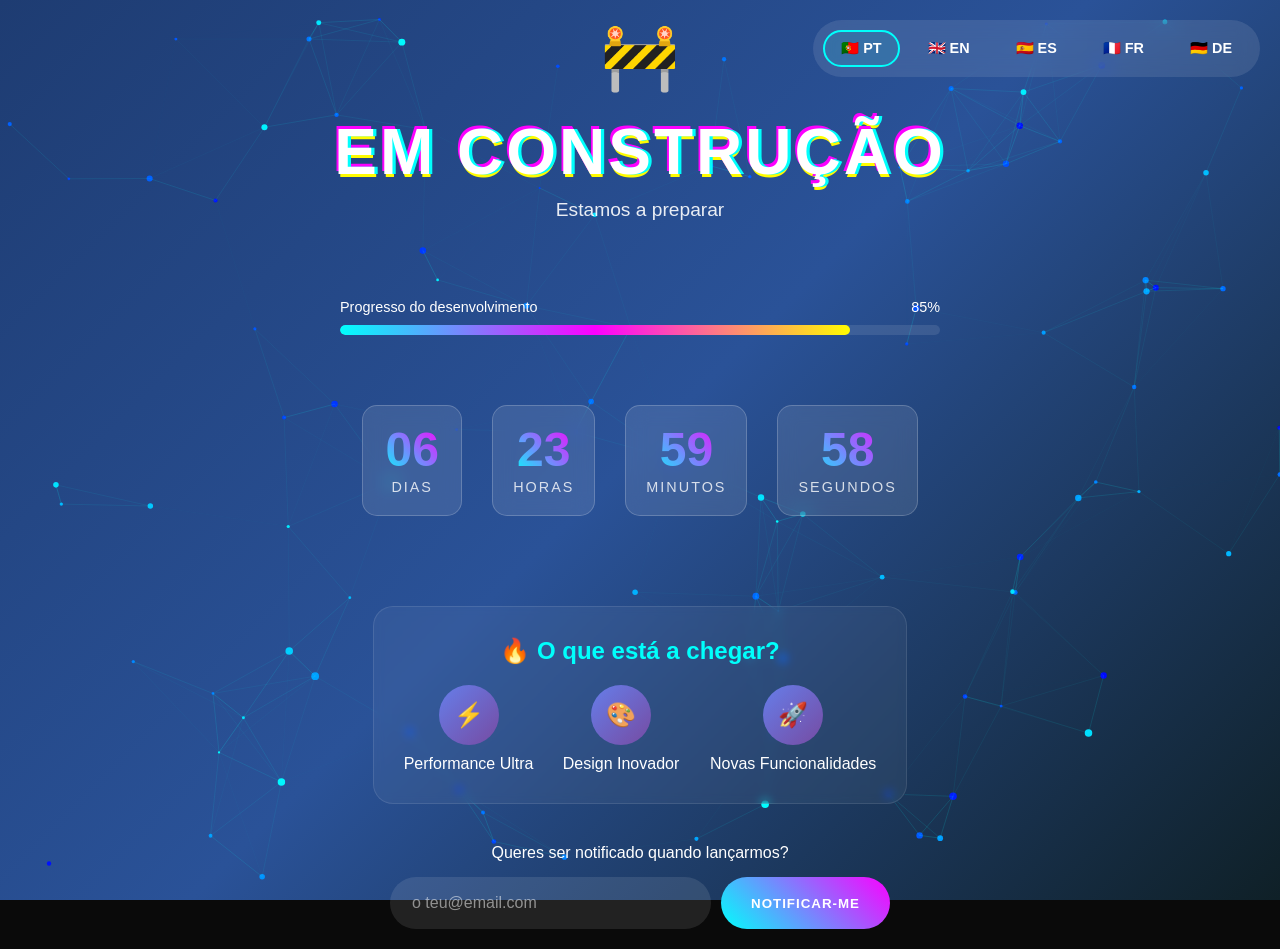
<file: index.html>
<!DOCTYPE html>
<html lang="pt">
<head>
    <!-- META ANTI-CACHE AGRESSIVO -->
    <meta charset="UTF-8">
    <meta http-equiv="Cache-Control" content="no-cache, no-store, must-revalidate, max-age=0">
    <meta http-equiv="Pragma" content="no-cache">
    <meta http-equiv="Expires" content="0">
    <meta http-equiv="X-UA-Compatible" content="IE=edge">
    <meta name="viewport" content="width=device-width, initial-scale=1.0">
    
    <!-- Título dinâmico com timestamp para evitar cache -->
    <title>Em Construção | Coming Soon</title>
    
    <style>
        * {
            margin: 0;
            padding: 0;
            box-sizing: border-box;
        }

        body {
            font-family: 'Segoe UI', Tahoma, Geneva, Verdana, sans-serif;
            background: #0a0a0a;
            color: #fff;
            overflow-x: hidden;
            min-height: 100vh;
            position: relative;
        }

        /* Background Animado */
        #canvas-container {
            position: fixed;
            top: 0;
            left: 0;
            width: 100%;
            height: 100%;
            z-index: 0;
            background: linear-gradient(135deg, #1e3c72 0%, #2a5298 50%, #0f2027 100%);
        }

        /* Conteúdo Principal */
        .container {
            position: relative;
            z-index: 10;
            min-height: 100vh;
            display: flex;
            flex-direction: column;
            justify-content: center;
            align-items: center;
            padding: 20px;
            text-align: center;
        }

        /* Glitch Effect no Título */
        .glitch {
            font-size: 4rem;
            font-weight: 900;
            text-transform: uppercase;
            position: relative;
            text-shadow: 0.05em 0 0 #00fffc, -0.03em -0.04em 0 #fc00ff,
                         0.025em 0.04em 0 #fffc00;
            animation: glitch 725ms infinite;
            margin-bottom: 10px;
            letter-spacing: 3px;
        }

        @keyframes glitch {
            0% { text-shadow: 0.05em 0 0 #00fffc, -0.03em -0.04em 0 #fc00ff, 0.025em 0.04em 0 #fffc00; }
            15% { text-shadow: 0.05em 0 0 #00fffc, -0.03em -0.04em 0 #fc00ff, 0.025em 0.04em 0 #fffc00; }
            16% { text-shadow: -0.05em -0.025em 0 #00fffc, 0.025em 0.035em 0 #fc00ff, -0.05em -0.05em 0 #fffc00; }
            49% { text-shadow: -0.05em -0.025em 0 #00fffc, 0.025em 0.035em 0 #fc00ff, -0.05em -0.05em 0 #fffc00; }
            50% { text-shadow: 0.05em 0.035em 0 #00fffc, 0.03em 0 0 #fc00ff, 0 -0.04em 0 #fffc00; }
            99% { text-shadow: 0.05em 0.035em 0 #00fffc, 0.03em 0 0 #fc00ff, 0 -0.04em 0 #fffc00; }
            100% { text-shadow: -0.05em 0 0 #00fffc, -0.025em -0.04em 0 #fc00ff, -0.04em -0.025em 0 #fffc00; }
        }

        .subtitle {
            font-size: 1.2rem;
            opacity: 0.9;
            margin-bottom: 40px;
            font-weight: 300;
            min-height: 30px;
        }

        /* Seletor de Idioma */
        .lang-selector {
            position: absolute;
            top: 20px;
            right: 20px;
            display: flex;
            gap: 10px;
            background: rgba(255,255,255,0.1);
            padding: 10px;
            border-radius: 30px;
            backdrop-filter: blur(10px);
            z-index: 100;
        }

        .lang-btn {
            background: transparent;
            border: 2px solid transparent;
            color: #fff;
            padding: 8px 16px;
            border-radius: 20px;
            cursor: pointer;
            transition: all 0.3s;
            font-weight: 600;
            font-size: 0.9rem;
        }

        .lang-btn:hover {
            background: rgba(255,255,255,0.2);
            transform: translateY(-2px);
        }

        .lang-btn.active {
            border-color: #00fffc;
            background: rgba(0,255,252,0.1);
        }

        /* Temporizador */
        .countdown {
            display: flex;
            gap: 30px;
            margin: 40px 0;
            flex-wrap: wrap;
            justify-content: center;
        }

        .time-box {
            background: rgba(255,255,255,0.1);
            backdrop-filter: blur(10px);
            padding: 20px;
            border-radius: 15px;
            min-width: 100px;
            border: 1px solid rgba(255,255,255,0.2);
            transition: transform 0.3s;
        }

        .time-box:hover {
            transform: translateY(-5px);
            background: rgba(255,255,255,0.15);
        }

        .time-value {
            font-size: 3rem;
            font-weight: 700;
            display: block;
            line-height: 1;
            background: linear-gradient(45deg, #00fffc, #fc00ff);
            -webkit-background-clip: text;
            -webkit-text-fill-color: transparent;
            background-clip: text;
        }

        .time-label {
            font-size: 0.9rem;
            text-transform: uppercase;
            letter-spacing: 2px;
            margin-top: 5px;
            opacity: 0.8;
        }

        /* Teaser Section */
        .teaser {
            margin-top: 50px;
            padding: 30px;
            background: rgba(255,255,255,0.05);
            border-radius: 20px;
            max-width: 800px;
            border: 1px solid rgba(255,255,255,0.1);
            backdrop-filter: blur(5px);
        }

        .teaser h2 {
            margin-bottom: 20px;
            font-size: 1.5rem;
            color: #00fffc;
        }

        .features {
            display: flex;
            gap: 30px;
            justify-content: center;
            flex-wrap: wrap;
            margin-top: 20px;
        }

        .feature {
            display: flex;
            flex-direction: column;
            align-items: center;
            gap: 10px;
            opacity: 0;
            animation: fadeInUp 0.6s forwards;
        }

        .feature:nth-child(1) { animation-delay: 0.1s; }
        .feature:nth-child(2) { animation-delay: 0.2s; }
        .feature:nth-child(3) { animation-delay: 0.3s; }

        .feature-icon {
            width: 60px;
            height: 60px;
            background: linear-gradient(135deg, #667eea 0%, #764ba2 100%);
            border-radius: 50%;
            display: flex;
            align-items: center;
            justify-content: center;
            font-size: 1.5rem;
            animation: float 3s ease-in-out infinite;
        }

        @keyframes float {
            0%, 100% { transform: translateY(0); }
            50% { transform: translateY(-10px); }
        }

        @keyframes fadeInUp {
            from { opacity: 0; transform: translateY(20px); }
            to { opacity: 1; transform: translateY(0); }
        }

        /* Newsletter */
        .notify-section {
            margin-top: 40px;
            width: 100%;
            max-width: 500px;
        }

        .input-group {
            display: flex;
            gap: 10px;
            margin-top: 15px;
            flex-wrap: wrap;
            justify-content: center;
        }

        input[type="email"] {
            flex: 1;
            min-width: 250px;
            padding: 15px 20px;
            border: none;
            border-radius: 30px;
            background: rgba(255,255,255,0.1);
            color: #fff;
            font-size: 1rem;
            outline: none;
            border: 2px solid transparent;
            transition: all 0.3s;
        }

        input[type="email"]::placeholder {
            color: rgba(255,255,255,0.5);
        }

        input[type="email"]:focus {
            border-color: #00fffc;
            background: rgba(255,255,255,0.15);
        }

        .btn {
            padding: 15px 30px;
            border: none;
            border-radius: 30px;
            background: linear-gradient(45deg, #00fffc, #fc00ff);
            color: #fff;
            font-weight: 700;
            cursor: pointer;
            transition: transform 0.3s, box-shadow 0.3s;
            text-transform: uppercase;
            letter-spacing: 1px;
        }

        .btn:hover {
            transform: translateY(-2px);
            box-shadow: 0 10px 30px rgba(0,255,252,0.3);
        }

        /* Progress Bar Criativa */
        .progress-container {
            width: 100%;
            max-width: 600px;
            margin: 30px 0;
        }

        .progress-label {
            display: flex;
            justify-content: space-between;
            margin-bottom: 10px;
            font-size: 0.9rem;
        }

        .progress-bar {
            width: 100%;
            height: 10px;
            background: rgba(255,255,255,0.1);
            border-radius: 10px;
            overflow: hidden;
            position: relative;
        }

        .progress-fill {
            height: 100%;
            background: linear-gradient(90deg, #00fffc, #fc00ff, #fffc00);
            width: 0%;
            border-radius: 10px;
            animation: fillProgress 2s ease-out forwards, shimmer 2s infinite;
            position: relative;
        }

        @keyframes fillProgress {
            to { width: 85%; }
        }

        @keyframes shimmer {
            0% { opacity: 1; }
            50% { opacity: 0.7; }
            100% { opacity: 1; }
        }

        /* Responsivo */
        @media (max-width: 768px) {
            .glitch { font-size: 2.5rem; }
            .time-value { font-size: 2rem; }
            .time-box { min-width: 70px; padding: 15px; }
            .lang-selector { top: 10px; right: 10px; flex-wrap: wrap; justify-content: center; max-width: 90%; }
        }

        /* Emoji animado */
        .construction-emoji {
            font-size: 4rem;
            margin-bottom: 20px;
            display: inline-block;
            animation: bounce 1s infinite;
        }

        @keyframes bounce {
            0%, 100% { transform: translateY(0) rotate(0deg); }
            50% { transform: translateY(-20px) rotate(5deg); }
        }
        
        /* Banner de update */
        .update-banner {
            position: fixed;
            top: 0;
            left: 0;
            width: 100%;
            background: linear-gradient(90deg, #00fffc, #fc00ff);
            color: #000;
            text-align: center;
            padding: 10px;
            font-weight: bold;
            z-index: 1000;
            display: none;
            animation: slideDown 0.5s;
        }
        
        @keyframes slideDown {
            from { transform: translateY(-100%); }
            to { transform: translateY(0); }
        }
    </style>
</head>
<body>
    <div id="update-banner" class="update-banner">
        🔄 Nova versão detetada! A atualizar...
    </div>

    <div id="canvas-container">
        <canvas id="particles"></canvas>
    </div>

    <!-- Seletor de Idioma -->
    <div class="lang-selector">
        <button class="lang-btn active" onclick="changeLang('pt')" data-lang="pt">🇵🇹 PT</button>
        <button class="lang-btn" onclick="changeLang('en')" data-lang="en">🇬🇧 EN</button>
        <button class="lang-btn" onclick="changeLang('es')" data-lang="es">🇪🇸 ES</button>
        <button class="lang-btn" onclick="changeLang('fr')" data-lang="fr">🇫🇷 FR</button>
        <button class="lang-btn" onclick="changeLang('de')" data-lang="de">🇩🇪 DE</button>
    </div>

    <div class="container">
        <div class="construction-emoji">🚧</div>
        
        <h1 class="glitch" id="main-title" data-text="EM CONSTRUÇÃO">EM CONSTRUÇÃO</h1>
        
        <p class="subtitle" id="subtitle">Estamos a preparar algo incrível para ti...</p>

        <!-- Barra de Progresso -->
        <div class="progress-container">
            <div class="progress-label">
                <span id="progress-text">Progresso do desenvolvimento</span>
                <span>85%</span>
            </div>
            <div class="progress-bar">
                <div class="progress-fill"></div>
            </div>
        </div>

        <!-- Temporizador -->
        <div class="countdown">
            <div class="time-box">
                <span class="time-value" id="days">00</span>
                <div class="time-label" data-key="days">Dias</div>
            </div>
            <div class="time-box">
                <span class="time-value" id="hours">00</span>
                <div class="time-label" data-key="hours">Horas</div>
            </div>
            <div class="time-box">
                <span class="time-value" id="minutes">00</span>
                <div class="time-label" data-key="minutes">Minutos</div>
            </div>
            <div class="time-box">
                <span class="time-value" id="seconds">00</span>
                <div class="time-label" data-key="seconds">Segundos</div>
            </div>
        </div>

        <!-- Teaser -->
        <div class="teaser">
            <h2 id="teaser-title">🔥 O que está a chegar?</h2>
            <div class="features">
                <div class="feature">
                    <div class="feature-icon">⚡</div>
                    <span data-key="feat1">Performance Ultra</span>
                </div>
                <div class="feature">
                    <div class="feature-icon">🎨</div>
                    <span data-key="feat2">Design Inovador</span>
                </div>
                <div class="feature">
                    <div class="feature-icon">🚀</div>
                    <span data-key="feat3">Novas Funcionalidades</span>
                </div>
            </div>
        </div>

        <!-- Notificação -->
        <div class="notify-section">
            <p id="notify-text">Queres ser notificado quando lançarmos?</p>
            <div class="input-group">
                <input type="email" placeholder="o teu@email.com" id="email-input">
                <button class="btn" onclick="notify()" id="notify-btn">Notificar-me</button>
            </div>
        </div>
    </div>

    <script>
        // ==================== SISTEMA ANTI-CACHE ====================
        
        // 1. Forçar reload se vier do cache do browser (back/forward)
        if(performance.navigation && performance.navigation.type === 2) {
            location.reload(true);
        }
        
        // 2. Verificar se há uma nova versão comparando timestamps
        (function forceRefresh() {
            const BUILD_VERSION = new Date().getTime(); // Gera timestamp único a cada deploy
            const storedVersion = localStorage.getItem('site_version');
            
            if(storedVersion && storedVersion !== String(BUILD_VERSION)) {
                // Mostrar banner e forçar reload limpo
                const banner = document.getElementById('update-banner');
                if(banner) banner.style.display = 'block';
                
                // Limpar todo o cache possível
                localStorage.clear();
                sessionStorage.clear();
                
                // Forçar reload sem cache após 1 segundo
                setTimeout(() => {
                    window.location.reload(true);
                }, 1000);
            } else {
                localStorage.setItem('site_version', BUILD_VERSION);
            }
        })();
        
        // 3. Desativar cache em todas as navegações para trás
        window.onpageshow = function(event) {
            if(event.persisted) {
                window.location.reload();
            }
        };
        
        // 4. Limpar Service Workers antigos (se existirem)
        if('serviceWorker' in navigator) {
            navigator.serviceWorker.getRegistrations().then(function(registrations) {
                for(let registration of registrations) {
                    registration.unregister();
                }
            });
        }
        
        // ==================== TRADUÇÕES ====================
        const translations = {
            pt: {
                title: "EM CONSTRUÇÃO",
                subtitle: "Estamos a preparar algo incrível para ti...",
                days: "Dias",
                hours: "Horas",
                minutes: "Minutos",
                seconds: "Segundos",
                teaserTitle: "🔥 O que está a chegar?",
                feat1: "Performance Ultra",
                feat2: "Design Inovador",
                feat3: "Novas Funcionalidades",
                notifyText: "Queres ser notificado quando lançarmos?",
                notifyBtn: "Notificar-me",
                progress: "Progresso do desenvolvimento",
                successMsg: "Obrigado! Irás receber novidades em breve! 🚀",
                invalidEmail: "Por favor insere um email válido"
            },
            en: {
                title: "UNDER CONSTRUCTION",
                subtitle: "We're preparing something amazing for you...",
                days: "Days",
                hours: "Hours",
                minutes: "Minutes",
                seconds: "Seconds",
                teaserTitle: "🔥 What's Coming?",
                feat1: "Ultra Performance",
                feat2: "Innovative Design",
                feat3: "New Features",
                notifyText: "Want to be notified when we launch?",
                notifyBtn: "Notify Me",
                progress: "Development progress",
                successMsg: "Thanks! You'll hear from us soon! 🚀",
                invalidEmail: "Please enter a valid email"
            },
            es: {
                title: "EN CONSTRUCCIÓN",
                subtitle: "Estamos preparando algo increíble para ti...",
                days: "Días",
                hours: "Horas",
                minutes: "Minutos",
                seconds: "Segundos",
                teaserTitle: "🔥 ¿Qué viene?",
                feat1: "Ultra Rendimiento",
                feat2: "Diseño Innovador",
                feat3: "Nuevas Funciones",
                notifyText: "¿Quieres que te notifiquemos cuando lancemos?",
                notifyBtn: "Notificarme",
                progress: "Progreso del desarrollo",
                successMsg: "¡Gracias! ¡Recibirás noticias pronto! 🚀",
                invalidEmail: "Por favor introduce un email válido"
            },
            fr: {
                title: "EN CONSTRUCTION",
                subtitle: "Nous préparons quelque chose d'incroyable pour vous...",
                days: "Jours",
                hours: "Heures",
                minutes: "Minutes",
                seconds: "Secondes",
                teaserTitle: "🔥 Ce qui arrive?",
                feat1: "Ultra Performance",
                feat2: "Design Innovant",
                feat3: "Nouvelles Fonctionnalités",
                notifyText: "Voulez-vous être notifié du lancement?",
                notifyBtn: "Me Notifier",
                progress: "Progression du développement",
                successMsg: "Merci! Vous recevrez des nouvelles bientôt! 🚀",
                invalidEmail: "Veuillez entrer un email valide"
            },
            de: {
                title: "IM AUFBAU",
                subtitle: "Wir bereiten etwas Erstaunliches für dich vor...",
                days: "Tage",
                hours: "Stunden",
                minutes: "Minuten",
                seconds: "Sekunden",
                teaserTitle: "🔥 Was kommt?",
                feat1: "Ultra Performance",
                feat2: "Innovatives Design",
                feat3: "Neue Funktionen",
                notifyText: "Möchtest du beim Launch benachrichtigt werden?",
                notifyBtn: "Benachrichtigen",
                progress: "Entwicklungsfortschritt",
                successMsg: "Danke! Du wirst bald hören! 🚀",
                invalidEmail: "Bitte gib eine gültige E-Mail ein"
            }
        };

        let currentLang = 'pt';

        function changeLang(lang) {
            currentLang = lang;
            
            document.querySelectorAll('.lang-btn').forEach(btn => {
                btn.classList.remove('active');
                if(btn.getAttribute('data-lang') === lang) {
                    btn.classList.add('active');
                }
            });
            
            const t = translations[lang];
            
            const titleEl = document.getElementById('main-title');
            titleEl.textContent = t.title;
            titleEl.setAttribute('data-text', t.title);
            
            document.getElementById('subtitle').textContent = t.subtitle;
            document.getElementById('teaser-title').textContent = t.teaserTitle;
            document.getElementById('notify-text').textContent = t.notifyText;
            document.getElementById('notify-btn').textContent = t.notifyBtn;
            document.getElementById('progress-text').textContent = t.progress;
            
            document.querySelectorAll('[data-key="days"]').forEach(el => el.textContent = t.days);
            document.querySelectorAll('[data-key="hours"]').forEach(el => el.textContent = t.hours);
            document.querySelectorAll('[data-key="minutes"]').forEach(el => el.textContent = t.minutes);
            document.querySelectorAll('[data-key="seconds"]').forEach(el => el.textContent = t.seconds);
            document.querySelectorAll('[data-key="feat1"]').forEach(el => el.textContent = t.feat1);
            document.querySelectorAll('[data-key="feat2"]').forEach(el => el.textContent = t.feat2);
            document.querySelectorAll('[data-key="feat3"]').forEach(el => el.textContent = t.feat3);
            
            const placeholders = {
                pt: 'o teu@email.com',
                en: 'your@email.com',
                es: 'tu@email.com',
                fr: 'votre@email.com',
                de: 'deine@email.com'
            };
            document.getElementById('email-input').placeholder = placeholders[lang] || 'email@example.com';
        }

        function notify() {
            const input = document.getElementById('email-input');
            const t = translations[currentLang];
            
            if(input.value && input.value.includes('@') && input.value.includes('.')) {
                alert(t.successMsg);
                input.value = '';
            } else {
                alert(t.invalidEmail);
            }
        }

        // Temporizador de 7 dias
        const targetDate = new Date();
        targetDate.setDate(targetDate.getDate() + 7);

        function updateCountdown() {
            const now = new Date().getTime();
            const distance = targetDate - now;
            
            if(distance < 0) {
                document.getElementById('days').textContent = "00";
                document.getElementById('hours').textContent = "00";
                document.getElementById('minutes').textContent = "00";
                document.getElementById('seconds').textContent = "00";
                return;
            }
            
            const days = Math.floor(distance / (1000 * 60 * 60 * 24));
            const hours = Math.floor((distance % (1000 * 60 * 60 * 24)) / (1000 * 60 * 60));
            const minutes = Math.floor((distance % (1000 * 60 * 60)) / (1000 * 60));
            const seconds = Math.floor((distance % (1000 * 60)) / 1000);
            
            document.getElementById('days').textContent = String(days).padStart(2, '0');
            document.getElementById('hours').textContent = String(hours).padStart(2, '0');
            document.getElementById('minutes').textContent = String(minutes).padStart(2, '0');
            document.getElementById('seconds').textContent = String(seconds).padStart(2, '0');
        }

        setInterval(updateCountdown, 1000);
        updateCountdown();

        // Canvas Partículas
        const canvas = document.getElementById('particles');
        const ctx = canvas.getContext('2d');
        canvas.width = window.innerWidth;
        canvas.height = window.innerHeight;

        let particles = [];
        
        class Particle {
            constructor() {
                this.x = Math.random() * canvas.width;
                this.y = Math.random() * canvas.height;
                this.size = Math.random() * 3 + 1;
                this.speedX = Math.random() * 2 - 1;
                this.speedY = Math.random() * 2 - 1;
                this.color = `hsl(${Math.random() * 60 + 180}, 100%, 50%)`;
            }
            
            update() {
                this.x += this.speedX;
                this.y += this.speedY;
                
                if(this.x > canvas.width) this.x = 0;
                if(this.x < 0) this.x = canvas.width;
                if(this.y > canvas.height) this.y = 0;
                if(this.y < 0) this.y = canvas.height;
            }
            
            draw() {
                ctx.fillStyle = this.color;
                ctx.beginPath();
                ctx.arc(this.x, this.y, this.size, 0, Math.PI * 2);
                ctx.fill();
            }
        }

        function initParticles() {
            particles = [];
            for(let i = 0; i < 100; i++) {
                particles.push(new Particle());
            }
        }

        function animateParticles() {
            ctx.clearRect(0, 0, canvas.width, canvas.height);
            particles.forEach(p => {
                p.update();
                p.draw();
            });
            
            particles.forEach((a, index) => {
                particles.slice(index + 1).forEach(b => {
                    const dx = a.x - b.x;
                    const dy = a.y - b.y;
                    const distance = Math.sqrt(dx * dx + dy * dy);
                    
                    if(distance < 150) {
                        ctx.strokeStyle = `rgba(0, 255, 252, ${0.2 - distance/750})`;
                        ctx.lineWidth = 1;
                        ctx.beginPath();
                        ctx.moveTo(a.x, a.y);
                        ctx.lineTo(b.x, b.y);
                        ctx.stroke();
                    }
                });
            });
            
            requestAnimationFrame(animateParticles);
        }

        initParticles();
        animateParticles();

        window.addEventListener('resize', () => {
            canvas.width = window.innerWidth;
            canvas.height = window.innerHeight;
            initParticles();
        });

        // Efeito de digitação
        window.addEventListener('load', () => {
            const text = document.querySelector('.subtitle');
            const originalText = text.textContent;
            text.textContent = '';
            let i = 0;
            
            function typeWriter() {
                if(i < originalText.length) {
                    text.textContent += originalText.charAt(i);
                    i++;
                    setTimeout(typeWriter, 50);
                }
            }
            
            setTimeout(typeWriter, 500);
        });
    </script>
</body>
</html>
</file>
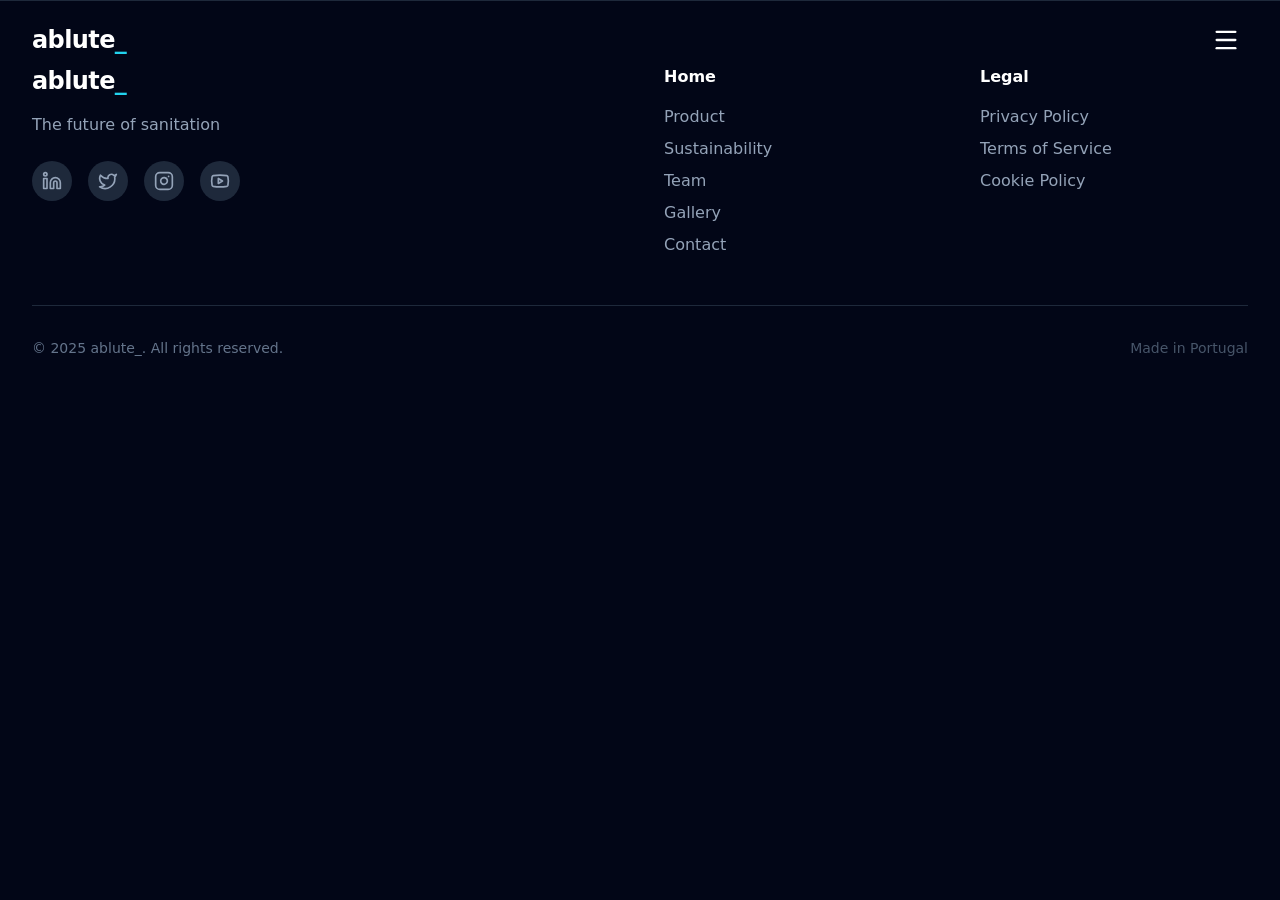
<file: 0/index.html>
<!doctype html>
<html lang="en">
  <head>
    <meta charset="UTF-8" />
    <meta name="viewport" content="width=device-width, initial-scale=1.0" />
    <title>ablute_</title>
    <script type="module" crossorigin src="./assets/index-xbnWYqav.js"></script>
    <link rel="stylesheet" crossorigin href="./assets/index-DIw3Vz_i.css">
  </head>
  <body>
    <div id="root"></div>
  </body>
</html>
</file>
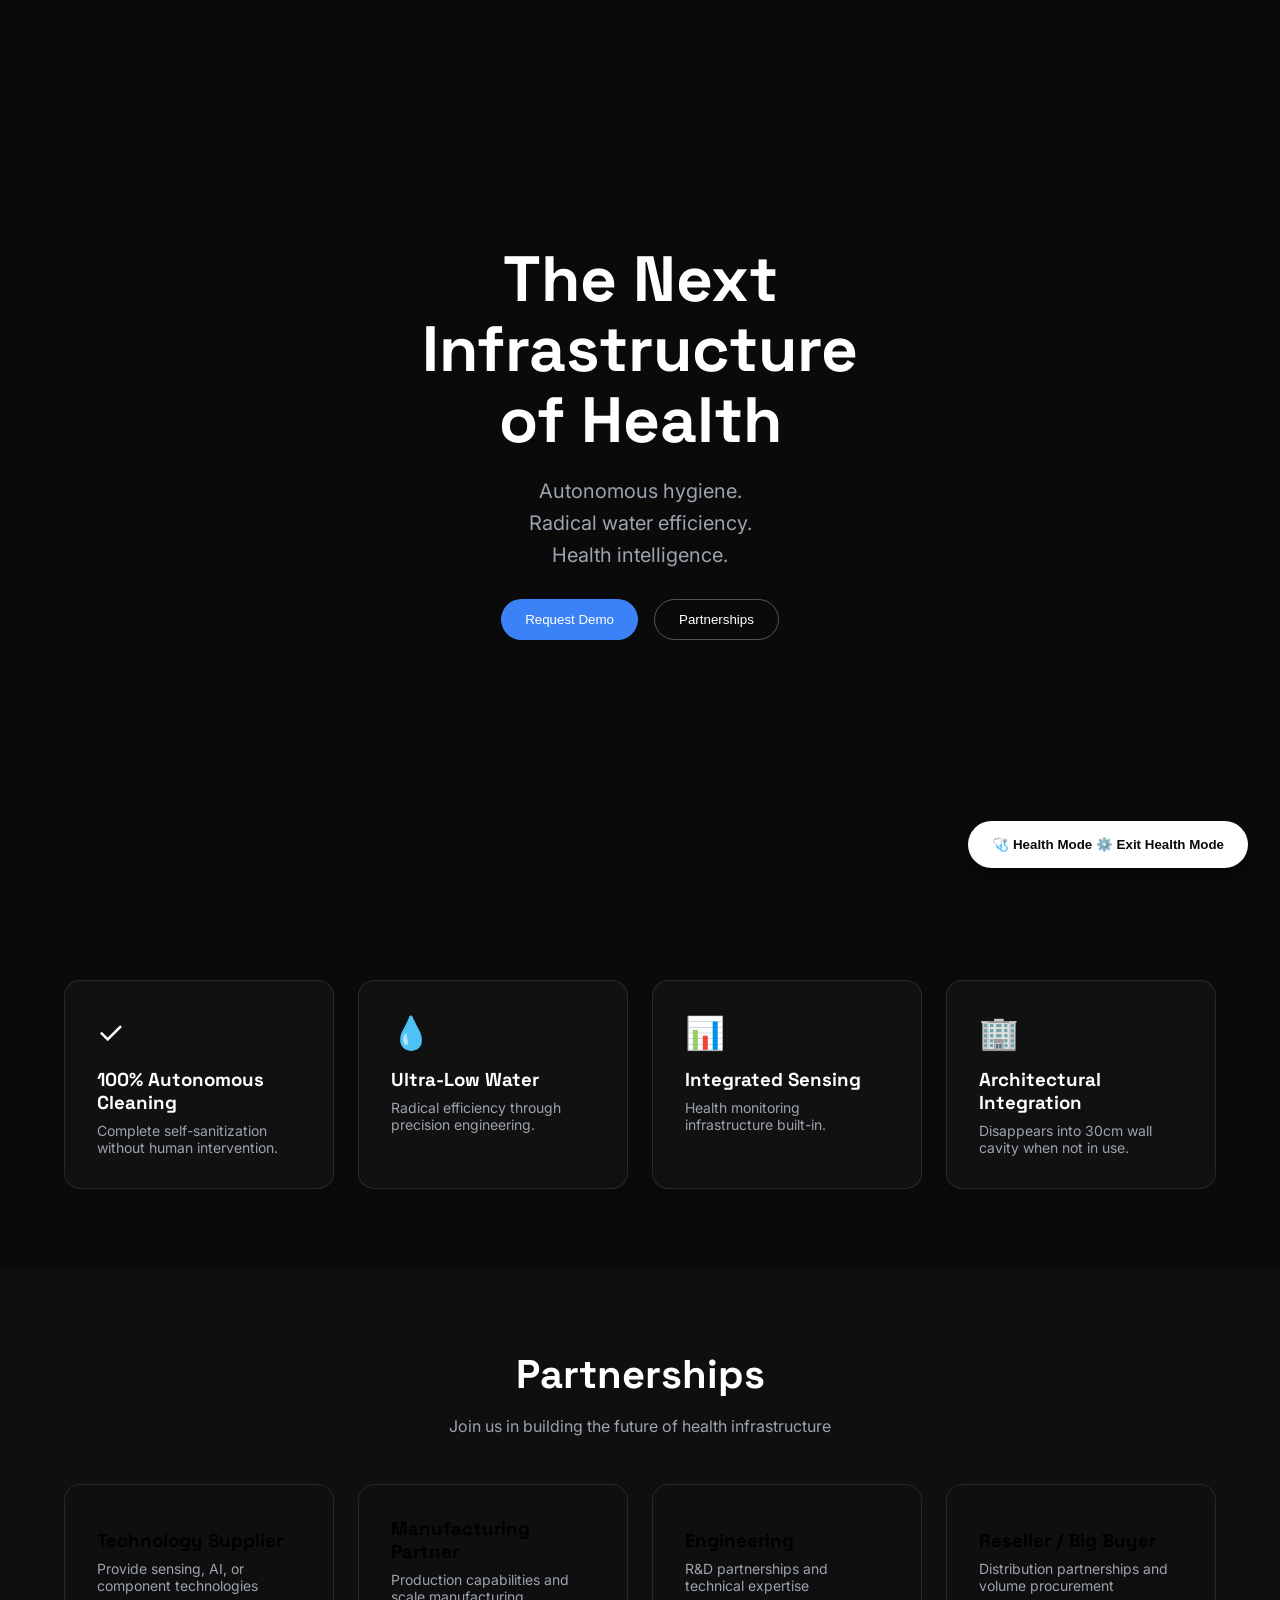
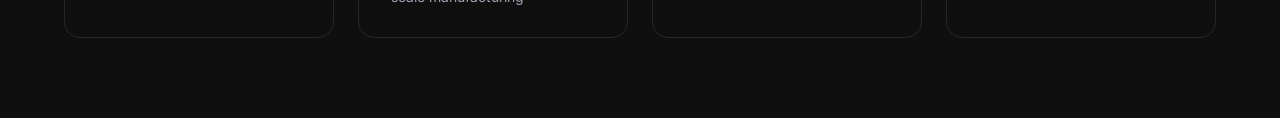
<file: old_terça_index.html>
<!DOCTYPE html>
<html lang="en">
<head>
    <meta charset="UTF-8">
    <meta name="viewport" content="width=device-width, initial-scale=1.0">
    <title>ablute_ — The Next Infrastructure of Health</title>
    <link href="https://fonts.googleapis.com/css2?family=Inter:wght@300;400;500;600;700&family=Space+Grotesk:wght@300;400;500;600;700&display=swap" rel="stylesheet">
    <style>
        * { margin: 0; padding: 0; box-sizing: border-box; }
        body { font-family: 'Inter', sans-serif; overflow-x: hidden; transition: background-color 0.8s ease, color 0.8s ease; }
        .font-display { font-family: 'Space Grotesk', sans-serif; }
        
        body.product-mode { background-color: #0a0a0a; color: #ffffff; }
        body.health-mode { background-color: #f8fafc; color: #0f172a; }
        
        body.product-mode .card { background: rgba(255,255,255,0.03); border: 1px solid rgba(255,255,255,0.1); }
        body.health-mode .card { background: white; border: 1px solid rgba(0,0,0,0.05); box-shadow: 0 4px 6px rgba(0,0,0,0.05); }
        
        body.product-mode .text-muted { color: #9ca3af; }
        body.health-mode .text-muted { color: #64748b; }
        
        body.product-mode .btn-secondary { border: 1px solid rgba(255,255,255,0.3); color: white; background: transparent; }
        body.health-mode .btn-secondary { border: 1px solid rgba(0,0,0,0.2); color: #0f172a; background: transparent; }
        
        .product-only, .health-only { display: none; }
        body.product-mode .product-only { display: block; }
        body.health-mode .health-only { display: block; }
        body.product-mode .product-only.flex, body.health-mode .health-only.flex { display: flex; }
        body.product-mode .product-only.grid, body.health-mode .health-only.grid { display: grid; }
        
        .btn-primary { background: #3b82f6; color: white; padding: 0.75rem 1.5rem; border-radius: 9999px; font-weight: 500; transition: all 0.3s; display: inline-flex; align-items: center; gap: 0.5rem; border: none; cursor: pointer; text-decoration: none; }
        .btn-primary:hover { background: #2563eb; transform: translateY(-2px); box-shadow: 0 10px 25px rgba(59,130,246,0.4); }
        .btn-secondary { padding: 0.75rem 1.5rem; border-radius: 9999px; font-weight: 500; transition: all 0.3s; display: inline-flex; align-items: center; gap: 0.5rem; cursor: pointer; text-decoration: none; }
        .btn-secondary:hover { background: rgba(59,130,246,0.1); transform: translateY(-2px); }
        
        .card { padding: 2rem; border-radius: 1rem; transition: all 0.3s; }
        .card:hover { transform: translateY(-5px); }
        
        .container { max-width: 1200px; margin: 0 auto; padding: 0 1.5rem; }
        .grid-2 { display: grid; grid-template-columns: 1fr; gap: 2rem; }
        .grid-4 { display: grid; grid-template-columns: 1fr; gap: 1.5rem; }
        @media(min-width:768px){ .grid-2{grid-template-columns:repeat(2,1fr);} .grid-4{grid-template-columns:repeat(2,1fr);} }
        @media(min-width:1024px){ .grid-4{grid-template-columns:repeat(4,1fr);} }
        
        section { padding: 5rem 0; }
        .hero { min-height: 100vh; display: flex; align-items: center; justify-content: center; text-align: center; padding-top: 4rem; }
        .hero h1 { font-size: clamp(2.5rem, 5vw, 4rem); line-height: 1.1; margin-bottom: 1.5rem; }
        .hero p { font-size: 1.25rem; margin-bottom: 0.5rem; }
        
        .mode-toggle { position: fixed; bottom: 2rem; right: 2rem; z-index: 9999; padding: 1rem 1.5rem; border-radius: 9999px; font-weight: 600; cursor: pointer; box-shadow: 0 10px 30px rgba(0,0,0,0.3); transition: all 0.3s; border: none; }
        body.product-mode .mode-toggle { background: white; color: #0a0a0a; }
        body.health-mode .mode-toggle { background: #0a0a0a; color: white; }
        
        .modal { display: none; position: fixed; inset: 0; z-index: 10000; background: rgba(0,0,0,0.8); backdrop-filter: blur(4px); align-items: center; justify-content: center; padding: 1rem; }
        .modal.active { display: flex; }
        .modal-content { max-width: 600px; width: 100%; max-height: 90vh; overflow-y: auto; border-radius: 1rem; padding: 2rem; position: relative; }
        body.product-mode .modal-content { background: #1a1a1a; border: 1px solid rgba(255,255,255,0.1); color: white; }
        body.health-mode .modal-content { background: white; border: 1px solid rgba(0,0,0,0.1); color: #0f172a; }
        
        .form-input { width: 100%; padding: 0.75rem 1rem; border-radius: 0.5rem; margin-bottom: 1rem; font-family: 'Inter', sans-serif; border: 1px solid; }
        body.product-mode .form-input { background: rgba(255,255,255,0.05); border-color: rgba(255,255,255,0.2); color: white; }
        body.health-mode .form-input { background: #f1f5f9; border-color: rgba(0,0,0,0.1); color: #0f172a; }
        .form-input:focus { outline: none; border-color: #3b82f6; }
        
        .close-btn { position: absolute; top: 1rem; right: 1rem; background: none; border: none; font-size: 1.5rem; cursor: pointer; opacity: 0.5; }
        .close-btn:hover { opacity: 1; }
        
        .badge { display: inline-flex; align-items: center; gap: 0.5rem; padding: 0.5rem 1rem; border-radius: 9999px; font-size: 0.875rem; font-weight: 500; margin-bottom: 1.5rem; }
        body.health-mode .badge-blue { background: #dbeafe; color: #1e40af; }
        body.health-mode .badge-green { background: #dcfce7; color: #166534; }
        
        @keyframes fadeIn { from { opacity: 0; transform: translateY(20px); } to { opacity: 1; transform: translateY(0); } }
        .fade-in { animation: fadeIn 0.6s ease forwards; }
    </style>
</head>
<body class="product-mode">

    <div class="product-only">
        <section class="hero">
            <div class="container">
                <h1 class="font-display">The Next<br>Infrastructure<br>of Health</h1>
                <div class="text-muted" style="margin-bottom: 2rem;">
                    <p>Autonomous hygiene.</p>
                    <p>Radical water efficiency.</p>
                    <p>Health intelligence.</p>
                </div>
                <div class="product-only flex" style="gap: 1rem; justify-content: center; flex-wrap: wrap;">
                    <button class="btn-primary" onclick="openForm('demo')">Request Demo</button>
                    <button class="btn-secondary" onclick="scrollToPartnerships()">Partnerships</button>
                </div>
            </div>
        </section>

        <section id="capabilities">
            <div class="container grid-4">
                <div class="card">
                    <div style="font-size: 2rem; margin-bottom: 1rem;">✓</div>
                    <h3 class="font-display" style="margin-bottom: 0.5rem;">100% Autonomous Cleaning</h3>
                    <p class="text-muted" style="font-size: 0.875rem;">Complete self-sanitization without human intervention.</p>
                </div>
                <div class="card">
                    <div style="font-size: 2rem; margin-bottom: 1rem;">💧</div>
                    <h3 class="font-display" style="margin-bottom: 0.5rem;">Ultra-Low Water</h3>
                    <p class="text-muted" style="font-size: 0.875rem;">Radical efficiency through precision engineering.</p>
                </div>
                <div class="card">
                    <div style="font-size: 2rem; margin-bottom: 1rem;">📊</div>
                    <h3 class="font-display" style="margin-bottom: 0.5rem;">Integrated Sensing</h3>
                    <p class="text-muted" style="font-size: 0.875rem;">Health monitoring infrastructure built-in.</p>
                </div>
                <div class="card">
                    <div style="font-size: 2rem; margin-bottom: 1rem;">🏢</div>
                    <h3 class="font-display" style="margin-bottom: 0.5rem;">Architectural Integration</h3>
                    <p class="text-muted" style="font-size: 0.875rem;">Disappears into 30cm wall cavity when not in use.</p>
                </div>
            </div>
        </section>

        <section id="partnerships" style="background: rgba(255,255,255,0.02);">
            <div class="container">
                <div style="text-align: center; margin-bottom: 3rem;">
                    <h2 class="font-display" style="font-size: 2.5rem; margin-bottom: 1rem;">Partnerships</h2>
                    <p class="text-muted">Join us in building the future of health infrastructure</p>
                </div>
                <div class="grid-4">
                    <button class="card" onclick="openForm('tech')" style="cursor: pointer; width: 100%; text-align: left; background: none; font-family: inherit; font-size: inherit;">
                        <h3 class="font-display" style="margin-bottom: 0.5rem;">Technology Supplier</h3>
                        <p class="text-muted" style="font-size: 0.875rem;">Provide sensing, AI, or component technologies</p>
                    </button>
                    <button class="card" onclick="openForm('mfg')" style="cursor: pointer; width: 100%; text-align: left; background: none; font-family: inherit; font-size: inherit;">
                        <h3 class="font-display" style="margin-bottom: 0.5rem;">Manufacturing Partner</h3>
                        <p class="text-muted" style="font-size: 0.875rem;">Production capabilities and scale manufacturing</p>
                    </button>
                    <button class="card" onclick="openForm('eng')" style="cursor: pointer; width: 100%; text-align: left; background: none; font-family: inherit; font-size: inherit;">
                        <h3 class="font-display" style="margin-bottom: 0.5rem;">Engineering</h3>
                        <p class="text-muted" style="font-size: 0.875rem;">R&D partnerships and technical expertise</p>
                    </button>
                    <button class="card" onclick="openForm('reseller')" style="cursor: pointer; width: 100%; text-align: left; background: none; font-family: inherit; font-size: inherit;">
                        <h3 class="font-display" style="margin-bottom: 0.5rem;">Reseller / Big Buyer</h3>
                        <p class="text-muted" style="font-size: 0.875rem;">Distribution partnerships and volume procurement</p>
                    </button>
                </div>
            </div>
        </section>
    </div>

    <div class="health-only">
        <section class="hero" style="background: linear-gradient(to bottom, #f1f5f9, #f8fafc);">
            <div class="container">
                <div class="badge badge-blue health-only">
                    <span style="width: 8px; height: 8px; background: #3b82f6; border-radius: 50%; display: inline-block;"></span>
                    Clinical Research Platform
                </div>
                <h1 class="font-display" style="margin-bottom: 1.5rem;">Transforming bathrooms<br>into health interfaces</h1>
                <p style="color: #475569; font-size: 1.25rem; max-width: 600px; margin: 0 auto 2rem;">
                    Continuous, non-invasive health monitoring through everyday infrastructure.
                </p>
                <button class="btn-primary" onclick="openForm('pilot')" style="font-size: 1.125rem; padding: 1rem 2rem;">Apply for a Pilot</button>
            </div>
        </section>

        <section>
            <div class="container">
                <h2 class="font-display" style="font-size: 2rem; margin-bottom: 3rem;">Development</h2>
                <div class="grid-2">
                    <div class="card">
                        <div style="color: #3b82f6; font-weight: 600; margin-bottom: 0.5rem;">Stage 1</div>
                        <h3 class="font-display" style="margin-bottom: 0.5rem;">Prototype Development</h3>
                        <p class="text-muted">Advanced mechatronic systems with integrated sensing.</p>
                    </div>
                    <div class="card">
                        <div style="color: #3b82f6; font-weight: 600; margin-bottom: 0.5rem;">Stage 2</div>
                        <h3 class="font-display" style="margin-bottom: 0.5rem;">Validation Progress</h3>
                        <p class="text-muted">Clinical validation of biomarker detection accuracy.</p>
                    </div>
                    <div class="card">
                        <div style="color: #3b82f6; font-weight: 600; margin-bottom: 0.5rem;">Stage 3</div>
                        <h3 class="font-display" style="margin-bottom: 0.5rem;">Pilot Programs</h3>
                        <p class="text-muted">Active deployment in clinical and research environments.</p>
                    </div>
                    <div class="card">
                        <div style="color: #3b82f6; font-weight: 600; margin-bottom: 0.5rem;">Stage 4</div>
                        <h3 class="font-display" style="margin-bottom: 0.5rem;">System Demonstrations</h3>
                        <p class="text-muted">Live demonstrations for qualified institutions.</p>
                    </div>
                </div>
            </div>
        </section>

        <section style="background: white;">
            <div class="container">
                <h2 class="font-display" style="font-size: 2rem; margin-bottom: 3rem;">Technology</h2>
                <div style="display: flex; flex-direction: column; gap: 1.5rem;">
                    <div class="card" style="display: flex; gap: 1.5rem; align-items: flex-start;">
                        <div style="width: 48px; height: 48px; background: #dbeafe; border-radius: 12px; display: flex; align-items: center; justify-content: center; flex-shrink: 0;">🔬</div>
                        <div>
                            <h3 class="font-display" style="margin-bottom: 0.5rem;">Biomarker Sensing</h3>
                            <p class="text-muted">Advanced spectroscopic analysis for non-invasive detection.</p>
                        </div>
                    </div>
                    <div class="card" style="display: flex; gap: 1.5rem; align-items: flex-start;">
                        <div style="width: 48px; height: 48px; background: #dcfce7; border-radius: 12px; display: flex; align-items: center; justify-content: center; flex-shrink: 0;">💓</div>
                        <div>
                            <h3 class="font-display" style="margin-bottom: 0.5rem;">Physiological Sensing</h3>
                            <p class="text-muted">Continuous monitoring of vital signs through sensors.</p>
                        </div>
                    </div>
                    <div class="card" style="display: flex; gap: 1.5rem; align-items: flex-start;">
                        <div style="width: 48px; height: 48px; background: #f3e8ff; border-radius: 12px; display: flex; align-items: center; justify-content: center; flex-shrink: 0;">🤖</div>
                        <div>
                            <h3 class="font-display" style="margin-bottom: 0.5rem;">AI-Assisted Interpretation</h3>
                            <p class="text-muted">Machine learning for predictive health insights.</p>
                        </div>
                    </div>
                </div>
            </div>
        </section>

        <section>
            <div class="container">
                <h2 class="font-display" style="font-size: 2rem; margin-bottom: 3rem;">Pilots</h2>
                <div class="grid-2">
                    <div class="card" style="border-left: 4px solid #22c55e;">
                        <div style="display: flex; justify-content: space-between; margin-bottom: 1rem;">
                            <h3 class="font-display">Active Pilots</h3>
                            <span class="badge badge-green" style="margin: 0;">Ongoing</span>
                        </div>
                        <p class="text-muted" style="margin-bottom: 1rem;">Current deployments in research hospitals.</p>
                        <ul class="text-muted" style="padding-left: 1.25rem; font-size: 0.875rem;">
                            <li>3 Clinical research sites</li>
                            <li>500+ participants enrolled</li>
                            <li>12 months data collection</li>
                        </ul>
                    </div>
                    <div class="card" style="border-left: 4px solid #3b82f6;">
                        <div style="display: flex; justify-content: space-between; margin-bottom: 1rem;">
                            <h3 class="font-display">Completed Pilots</h3>
                            <span class="badge badge-blue" style="margin: 0;">Analysis</span>
                        </div>
                        <p class="text-muted" style="margin-bottom: 1rem;">Successfully concluded studies.</p>
                        <ul class="text-muted" style="padding-left: 1.25rem; font-size: 0.875rem;">
                            <li>2 validation studies completed</li>
                            <li>Published results pending</li>
                            <li>Regulatory submissions prepared</li>
                        </ul>
                    </div>
                </div>
                <div class="card" style="margin-top: 2rem; text-align: center;">
                    <h3 class="font-display" style="font-size: 1.5rem; margin-bottom: 1rem;">Apply to Host a Pilot</h3>
                    <p class="text-muted" style="margin-bottom: 1.5rem;">Join our research network.</p>
                    <button class="btn-primary" onclick="openForm('pilot')">Apply Now</button>
                </div>
            </div>
        </section>
    </div>

    <button class="mode-toggle" onclick="toggleMode()">
        <span class="product-only" style="display: inline;">🩺 Health Mode</span>
        <span class="health-only" style="display: inline;">⚙️ Exit Health Mode</span>
    </button>

    <div id="modal" class="modal" onclick="closeModal(event)">
        <div class="modal-content" onclick="event.stopPropagation()">
            <button class="close-btn" onclick="closeModal()" style="color: inherit;">×</button>
            <h3 id="modalTitle" class="font-display" style="font-size: 1.5rem; margin-bottom: 1.5rem;">Form</h3>
            <form id="mainForm" onsubmit="handleSubmit(event)"></form>
        </div>
    </div>

    <script>
        function toggleMode() {
            const body = document.body;
            if (body.classList.contains('product-mode')) {
                body.classList.remove('product-mode');
                body.classList.add('health-mode');
            } else {
                body.classList.remove('health-mode');
                body.classList.add('product-mode');
            }
            window.scrollTo({ top: 0, behavior: 'smooth' });
        }

        function scrollToPartnerships() {
            document.getElementById('partnerships').scrollIntoView({ behavior: 'smooth' });
        }

        function openForm(type) {
            const modal = document.getElementById('modal');
            const form = document.getElementById('mainForm');
            const title = document.getElementById('modalTitle');
            
            const forms = {
                'demo': { title: 'Request Demo', html: '<input type="text" class="form-input" placeholder="Name" required><input type="email" class="form-input" placeholder="Email" required><input type="text" class="form-input" placeholder="Company"><textarea class="form-input" placeholder="Message" rows="4"></textarea><button type="submit" class="btn-primary" style="width: 100%;">Submit</button>' },
                'tech': { title: 'Technology Supplier', html: '<input type="text" class="form-input" placeholder="Name" required><input type="text" class="form-input" placeholder="Company" required><input type="url" class="form-input" placeholder="Website"><input type="email" class="form-input" placeholder="Email" required><textarea class="form-input" placeholder="Technology Description" rows="3" required></textarea><button type="submit" class="btn-primary" style="width: 100%;">Submit</button>' },
                'mfg': { title: 'Manufacturing Partner', html: '<input type="text" class="form-input" placeholder="Name" required><input type="text" class="form-input" placeholder="Company" required><input type="text" class="form-input" placeholder="Country"><input type="email" class="form-input" placeholder="Email" required><textarea class="form-input" placeholder="Capabilities" rows="4" required></textarea><button type="submit" class="btn-primary" style="width: 100%;">Submit</button>' },
                'eng': { title: 'Engineering Collaboration', html: '<input type="text" class="form-input" placeholder="Name" required><input type="text" class="form-input" placeholder="Organization" required><input type="text" class="form-input" placeholder="Expertise" required><input type="email" class="form-input" placeholder="Email" required><textarea class="form-input" placeholder="Proposal" rows="4" required></textarea><button type="submit" class="btn-primary" style="width: 100%;">Submit</button>' },
                'reseller': { title: 'Reseller / Big Buyer', html: '<input type="text" class="form-input" placeholder="Company" required><input type="text" class="form-input" placeholder="Region"><input type="text" class="form-input" placeholder="Country" required><input type="email" class="form-input" placeholder="Email" required><input type="text" class="form-input" placeholder="Estimated Purchase Scale"><button type="submit" class="btn-primary" style="width: 100%;">Submit</button>' },
                'pilot': { title: 'Apply for a Pilot', html: '<input type="text" class="form-input" placeholder="Institution Name" required><input type="text" class="form-input" placeholder="Contact Name" required><input type="email" class="form-input" placeholder="Email" required><select class="form-input" required><option value="">Select Research Area</option><option>Clinical Monitoring</option><option>Elder Care</option><option>Chronic Disease</option><option>Preventive Health</option><option>Other</option></select><textarea class="form-input" placeholder="Proposal" rows="4" required></textarea><button type="submit" class="btn-primary" style="width: 100%;">Submit</button>' }
            };
            
            const config = forms[type];
            title.textContent = config.title;
            form.innerHTML = config.html;
            modal.classList.add('active');
        }

        function closeModal(e) {
            if (!e || e.target.id === 'modal') {
                document.getElementById('modal').classList.remove('active');
            }
        }

        function handleSubmit(e) {
            e.preventDefault();
            alert('Thank you! We will contact you shortly.');
            closeModal();
            e.target.reset();
        }

        // Animações
        const observer = new IntersectionObserver((entries) => {
            entries.forEach(entry => {
                if (entry.isIntersecting) {
                    entry.target.style.opacity = '1';
                    entry.target.style.transform = 'translateY(0)';
                }
            });
        }, { threshold: 0.1 });

        document.querySelectorAll('.card').forEach((card, i) => {
            card.style.opacity = '0';
            card.style.transform = 'translateY(20px)';
            card.style.transition = `all 0.6s ease ${i * 0.1}s`;
            observer.observe(card);
        });
    </script>
</body>
</html>
</file>
<file: 0/assets/index-DIw3Vz_i.css>
*,:before,:after{--tw-border-spacing-x: 0;--tw-border-spacing-y: 0;--tw-translate-x: 0;--tw-translate-y: 0;--tw-rotate: 0;--tw-skew-x: 0;--tw-skew-y: 0;--tw-scale-x: 1;--tw-scale-y: 1;--tw-pan-x: ;--tw-pan-y: ;--tw-pinch-zoom: ;--tw-scroll-snap-strictness: proximity;--tw-gradient-from-position: ;--tw-gradient-via-position: ;--tw-gradient-to-position: ;--tw-ordinal: ;--tw-slashed-zero: ;--tw-numeric-figure: ;--tw-numeric-spacing: ;--tw-numeric-fraction: ;--tw-ring-inset: ;--tw-ring-offset-width: 0px;--tw-ring-offset-color: #fff;--tw-ring-color: rgb(59 130 246 / .5);--tw-ring-offset-shadow: 0 0 #0000;--tw-ring-shadow: 0 0 #0000;--tw-shadow: 0 0 #0000;--tw-shadow-colored: 0 0 #0000;--tw-blur: ;--tw-brightness: ;--tw-contrast: ;--tw-grayscale: ;--tw-hue-rotate: ;--tw-invert: ;--tw-saturate: ;--tw-sepia: ;--tw-drop-shadow: ;--tw-backdrop-blur: ;--tw-backdrop-brightness: ;--tw-backdrop-contrast: ;--tw-backdrop-grayscale: ;--tw-backdrop-hue-rotate: ;--tw-backdrop-invert: ;--tw-backdrop-opacity: ;--tw-backdrop-saturate: ;--tw-backdrop-sepia: ;--tw-contain-size: ;--tw-contain-layout: ;--tw-contain-paint: ;--tw-contain-style: }::backdrop{--tw-border-spacing-x: 0;--tw-border-spacing-y: 0;--tw-translate-x: 0;--tw-translate-y: 0;--tw-rotate: 0;--tw-skew-x: 0;--tw-skew-y: 0;--tw-scale-x: 1;--tw-scale-y: 1;--tw-pan-x: ;--tw-pan-y: ;--tw-pinch-zoom: ;--tw-scroll-snap-strictness: proximity;--tw-gradient-from-position: ;--tw-gradient-via-position: ;--tw-gradient-to-position: ;--tw-ordinal: ;--tw-slashed-zero: ;--tw-numeric-figure: ;--tw-numeric-spacing: ;--tw-numeric-fraction: ;--tw-ring-inset: ;--tw-ring-offset-width: 0px;--tw-ring-offset-color: #fff;--tw-ring-color: rgb(59 130 246 / .5);--tw-ring-offset-shadow: 0 0 #0000;--tw-ring-shadow: 0 0 #0000;--tw-shadow: 0 0 #0000;--tw-shadow-colored: 0 0 #0000;--tw-blur: ;--tw-brightness: ;--tw-contrast: ;--tw-grayscale: ;--tw-hue-rotate: ;--tw-invert: ;--tw-saturate: ;--tw-sepia: ;--tw-drop-shadow: ;--tw-backdrop-blur: ;--tw-backdrop-brightness: ;--tw-backdrop-contrast: ;--tw-backdrop-grayscale: ;--tw-backdrop-hue-rotate: ;--tw-backdrop-invert: ;--tw-backdrop-opacity: ;--tw-backdrop-saturate: ;--tw-backdrop-sepia: ;--tw-contain-size: ;--tw-contain-layout: ;--tw-contain-paint: ;--tw-contain-style: }*,:before,:after{box-sizing:border-box;border-width:0;border-style:solid;border-color:#e5e7eb}:before,:after{--tw-content: ""}html,:host{line-height:1.5;-webkit-text-size-adjust:100%;-moz-tab-size:4;-o-tab-size:4;tab-size:4;font-family:ui-sans-serif,system-ui,sans-serif,"Apple Color Emoji","Segoe UI Emoji",Segoe UI Symbol,"Noto Color Emoji";font-feature-settings:normal;font-variation-settings:normal;-webkit-tap-highlight-color:transparent}body{margin:0;line-height:inherit}hr{height:0;color:inherit;border-top-width:1px}abbr:where([title]){-webkit-text-decoration:underline dotted;text-decoration:underline dotted}h1,h2,h3,h4,h5,h6{font-size:inherit;font-weight:inherit}a{color:inherit;text-decoration:inherit}b,strong{font-weight:bolder}code,kbd,samp,pre{font-family:ui-monospace,SFMono-Regular,Menlo,Monaco,Consolas,Liberation Mono,Courier New,monospace;font-feature-settings:normal;font-variation-settings:normal;font-size:1em}small{font-size:80%}sub,sup{font-size:75%;line-height:0;position:relative;vertical-align:baseline}sub{bottom:-.25em}sup{top:-.5em}table{text-indent:0;border-color:inherit;border-collapse:collapse}button,input,optgroup,select,textarea{font-family:inherit;font-feature-settings:inherit;font-variation-settings:inherit;font-size:100%;font-weight:inherit;line-height:inherit;letter-spacing:inherit;color:inherit;margin:0;padding:0}button,select{text-transform:none}button,input:where([type=button]),input:where([type=reset]),input:where([type=submit]){-webkit-appearance:button;background-color:transparent;background-image:none}:-moz-focusring{outline:auto}:-moz-ui-invalid{box-shadow:none}progress{vertical-align:baseline}::-webkit-inner-spin-button,::-webkit-outer-spin-button{height:auto}[type=search]{-webkit-appearance:textfield;outline-offset:-2px}::-webkit-search-decoration{-webkit-appearance:none}::-webkit-file-upload-button{-webkit-appearance:button;font:inherit}summary{display:list-item}blockquote,dl,dd,h1,h2,h3,h4,h5,h6,hr,figure,p,pre{margin:0}fieldset{margin:0;padding:0}legend{padding:0}ol,ul,menu{list-style:none;margin:0;padding:0}dialog{padding:0}textarea{resize:vertical}input::-moz-placeholder,textarea::-moz-placeholder{opacity:1;color:#9ca3af}input::placeholder,textarea::placeholder{opacity:1;color:#9ca3af}button,[role=button]{cursor:pointer}:disabled{cursor:default}img,svg,video,canvas,audio,iframe,embed,object{display:block;vertical-align:middle}img,video{max-width:100%;height:auto}[hidden]:where(:not([hidden=until-found])){display:none}:root{--background: 0 0% 100%;--foreground: 240 10% 3.9%;--card: 0 0% 100%;--card-foreground: 240 10% 3.9%;--popover: 0 0% 100%;--popover-foreground: 240 10% 3.9%;--primary: 240 5.9% 10%;--primary-foreground: 0 0% 98%;--secondary: 240 4.8% 95.9%;--secondary-foreground: 240 5.9% 10%;--muted: 240 4.8% 95.9%;--muted-foreground: 240 3.8% 46.1%;--accent: 240 4.8% 95.9%;--accent-foreground: 240 5.9% 10%;--destructive: 0 84.2% 60.2%;--destructive-foreground: 0 0% 98%;--border: 240 5.9% 90%;--input: 240 5.9% 90%;--ring: 240 5.9% 10%;--radius: .625rem;--sidebar-background: 0 0% 98%;--sidebar-foreground: 240 5.3% 26.1%;--sidebar-primary: 240 5.9% 10%;--sidebar-primary-foreground: 0 0% 98%;--sidebar-accent: 240 4.8% 95.9%;--sidebar-accent-foreground: 240 5.9% 10%;--sidebar-border: 220 13% 91%;--sidebar-ring: 217.2 91.2% 59.8%}.dark{--background: 240 10% 3.9%;--foreground: 0 0% 98%;--card: 240 10% 3.9%;--card-foreground: 0 0% 98%;--popover: 240 10% 3.9%;--popover-foreground: 0 0% 98%;--primary: 0 0% 98%;--primary-foreground: 240 5.9% 10%;--secondary: 240 3.7% 15.9%;--secondary-foreground: 0 0% 98%;--muted: 240 3.7% 15.9%;--muted-foreground: 240 5% 64.9%;--accent: 240 3.7% 15.9%;--accent-foreground: 0 0% 98%;--destructive: 0 62.8% 30.6%;--destructive-foreground: 0 0% 98%;--border: 240 3.7% 15.9%;--input: 240 3.7% 15.9%;--ring: 240 4.9% 83.9%;--sidebar-background: 240 5.9% 10%;--sidebar-foreground: 240 4.8% 95.9%;--sidebar-primary: 224.3 76.3% 48%;--sidebar-primary-foreground: 0 0% 100%;--sidebar-accent: 240 3.7% 15.9%;--sidebar-accent-foreground: 240 4.8% 95.9%;--sidebar-border: 240 3.7% 15.9%;--sidebar-ring: 217.2 91.2% 59.8%}*{border-color:hsl(var(--border))}body{background-color:hsl(var(--background));color:hsl(var(--foreground))}.\!container{width:100%!important}.container{width:100%}@media(min-width:640px){.\!container{max-width:640px!important}.container{max-width:640px}}@media(min-width:768px){.\!container{max-width:768px!important}.container{max-width:768px}}@media(min-width:1024px){.\!container{max-width:1024px!important}.container{max-width:1024px}}@media(min-width:1280px){.\!container{max-width:1280px!important}.container{max-width:1280px}}@media(min-width:1536px){.\!container{max-width:1536px!important}.container{max-width:1536px}}.sr-only{position:absolute;width:1px;height:1px;padding:0;margin:-1px;overflow:hidden;clip:rect(0,0,0,0);white-space:nowrap;border-width:0}.pointer-events-none{pointer-events:none}.visible{visibility:visible}.invisible{visibility:hidden}.fixed{position:fixed}.absolute{position:absolute}.relative{position:relative}.inset-0{inset:0}.inset-2{inset:.5rem}.inset-4{inset:1rem}.inset-x-0{left:0;right:0}.inset-y-0{top:0;bottom:0}.-bottom-12{bottom:-3rem}.-bottom-4{bottom:-1rem}.-bottom-6{bottom:-1.5rem}.-bottom-8{bottom:-2rem}.-left-12{left:-3rem}.-left-6{left:-1.5rem}.-left-8{left:-2rem}.-right-12{right:-3rem}.-right-8{right:-2rem}.-top-12{top:-3rem}.-top-4{top:-1rem}.-top-8{top:-2rem}.bottom-0{bottom:0}.bottom-1\/4{bottom:25%}.bottom-20{bottom:5rem}.bottom-4{bottom:1rem}.bottom-6{bottom:1.5rem}.bottom-8{bottom:2rem}.bottom-full{bottom:100%}.left-0{left:0}.left-1\/2{left:50%}.left-1\/4{left:25%}.left-2{left:.5rem}.left-4{left:1rem}.left-6{left:1.5rem}.left-8{left:2rem}.left-\[50\%\]{left:50%}.right-0{right:0}.right-1{right:.25rem}.right-1\/4{right:25%}.right-2{right:.5rem}.right-3{right:.75rem}.right-4{right:1rem}.right-6{right:1.5rem}.right-8{right:2rem}.top-0{top:0}.top-1\.5{top:.375rem}.top-1\/2{top:50%}.top-1\/4{top:25%}.top-20{top:5rem}.top-3\.5{top:.875rem}.top-4{top:1rem}.top-5{top:1.25rem}.top-6{top:1.5rem}.top-\[1px\]{top:1px}.top-\[50\%\]{top:50%}.top-\[60\%\]{top:60%}.top-\[70\%\]{top:70%}.top-full{top:100%}.isolate{isolation:isolate}.z-10{z-index:10}.z-20{z-index:20}.z-30{z-index:30}.z-40{z-index:40}.z-50{z-index:50}.z-\[100\]{z-index:100}.z-\[1\]{z-index:1}.order-1{order:1}.order-2{order:2}.order-first{order:-9999}.order-last{order:9999}.col-start-2{grid-column-start:2}.row-span-2{grid-row:span 2 / span 2}.row-start-1{grid-row-start:1}.\!m-0{margin:0!important}.-mx-1{margin-left:-.25rem;margin-right:-.25rem}.-my-2{margin-top:-.5rem;margin-bottom:-.5rem}.mx-2{margin-left:.5rem;margin-right:.5rem}.mx-3\.5{margin-left:.875rem;margin-right:.875rem}.mx-4{margin-left:1rem;margin-right:1rem}.mx-auto{margin-left:auto;margin-right:auto}.my-0{margin-top:0;margin-bottom:0}.my-0\.5{margin-top:.125rem;margin-bottom:.125rem}.my-1{margin-top:.25rem;margin-bottom:.25rem}.-ml-4{margin-left:-1rem}.-mt-4{margin-top:-1rem}.mb-1{margin-bottom:.25rem}.mb-10{margin-bottom:2.5rem}.mb-12{margin-bottom:3rem}.mb-16{margin-bottom:4rem}.mb-2{margin-bottom:.5rem}.mb-20{margin-bottom:5rem}.mb-24{margin-bottom:6rem}.mb-3{margin-bottom:.75rem}.mb-32{margin-bottom:8rem}.mb-4{margin-bottom:1rem}.mb-6{margin-bottom:1.5rem}.mb-8{margin-bottom:2rem}.ml-1{margin-left:.25rem}.ml-2{margin-left:.5rem}.ml-4{margin-left:1rem}.ml-auto{margin-left:auto}.mr-2{margin-right:.5rem}.mr-3{margin-right:.75rem}.mt-0\.5{margin-top:.125rem}.mt-1{margin-top:.25rem}.mt-1\.5{margin-top:.375rem}.mt-10{margin-top:2.5rem}.mt-12{margin-top:3rem}.mt-16{margin-top:4rem}.mt-2{margin-top:.5rem}.mt-20{margin-top:5rem}.mt-24{margin-top:6rem}.mt-4{margin-top:1rem}.mt-6{margin-top:1.5rem}.mt-8{margin-top:2rem}.mt-auto{margin-top:auto}.line-clamp-1{overflow:hidden;display:-webkit-box;-webkit-box-orient:vertical;-webkit-line-clamp:1}.line-clamp-2{overflow:hidden;display:-webkit-box;-webkit-box-orient:vertical;-webkit-line-clamp:2}.block{display:block}.inline-block{display:inline-block}.flex{display:flex}.inline-flex{display:inline-flex}.table{display:table}.table-caption{display:table-caption}.table-cell{display:table-cell}.table-row{display:table-row}.grid{display:grid}.hidden{display:none}.aspect-\[16\/10\]{aspect-ratio:16/10}.aspect-\[21\/9\]{aspect-ratio:21/9}.aspect-\[3\/4\]{aspect-ratio:3/4}.aspect-\[4\/3\]{aspect-ratio:4/3}.aspect-\[4\/5\]{aspect-ratio:4/5}.aspect-square{aspect-ratio:1 / 1}.aspect-video{aspect-ratio:16 / 9}.size-10{width:2.5rem;height:2.5rem}.size-2{width:.5rem;height:.5rem}.size-2\.5{width:.625rem;height:.625rem}.size-3{width:.75rem;height:.75rem}.size-3\.5{width:.875rem;height:.875rem}.size-4{width:1rem;height:1rem}.size-6{width:1.5rem;height:1.5rem}.size-7{width:1.75rem;height:1.75rem}.size-8{width:2rem;height:2rem}.size-9{width:2.25rem;height:2.25rem}.size-auto{width:auto;height:auto}.size-full{width:100%;height:100%}.h-1{height:.25rem}.h-1\.5{height:.375rem}.h-1\/2{height:50%}.h-1\/3{height:33.333333%}.h-10{height:2.5rem}.h-12{height:3rem}.h-14{height:3.5rem}.h-16{height:4rem}.h-2{height:.5rem}.h-2\.5{height:.625rem}.h-20{height:5rem}.h-24{height:6rem}.h-3{height:.75rem}.h-3\/4{height:75%}.h-32{height:8rem}.h-4{height:1rem}.h-5{height:1.25rem}.h-6{height:1.5rem}.h-64{height:16rem}.h-7{height:1.75rem}.h-8{height:2rem}.h-9{height:2.25rem}.h-96{height:24rem}.h-\[1\.15rem\]{height:1.15rem}.h-\[500px\]{height:500px}.h-\[600px\]{height:600px}.h-\[800px\]{height:800px}.h-\[calc\(100\%-1px\)\]{height:calc(100% - 1px)}.h-\[var\(--radix-navigation-menu-viewport-height\)\]{height:var(--radix-navigation-menu-viewport-height)}.h-\[var\(--radix-select-trigger-height\)\]{height:var(--radix-select-trigger-height)}.h-auto{height:auto}.h-full{height:100%}.h-px{height:1px}.h-screen{height:100vh}.h-svh{height:100svh}.max-h-\[300px\]{max-height:300px}.max-h-\[80vh\]{max-height:80vh}.min-h-0{min-height:0px}.min-h-16{min-height:4rem}.min-h-4{min-height:1rem}.min-h-\[140px\]{min-height:140px}.min-h-\[80vh\]{min-height:80vh}.min-h-screen{min-height:100vh}.min-h-svh{min-height:100svh}.w-0{width:0px}.w-1{width:.25rem}.w-1\.5{width:.375rem}.w-1\/2{width:50%}.w-1\/3{width:33.333333%}.w-1\/4{width:25%}.w-10{width:2.5rem}.w-12{width:3rem}.w-14{width:3.5rem}.w-16{width:4rem}.w-2{width:.5rem}.w-2\.5{width:.625rem}.w-2\/3{width:66.666667%}.w-20{width:5rem}.w-24{width:6rem}.w-3{width:.75rem}.w-3\/4{width:75%}.w-32{width:8rem}.w-4{width:1rem}.w-5{width:1.25rem}.w-6{width:1.5rem}.w-64{width:16rem}.w-7{width:1.75rem}.w-72{width:18rem}.w-8{width:2rem}.w-9{width:2.25rem}.w-96{width:24rem}.w-\[100px\]{width:100px}.w-\[500px\]{width:500px}.w-\[600px\]{width:600px}.w-\[800px\]{width:800px}.w-\[91\.2\%\]{width:91.2%}.w-\[94\.7\%\]{width:94.7%}.w-\[96\.2\%\]{width:96.2%}.w-auto{width:auto}.w-fit{width:-moz-fit-content;width:fit-content}.w-full{width:100%}.w-max{width:-moz-max-content;width:max-content}.w-px{width:1px}.min-w-0{min-width:0px}.min-w-10{min-width:2.5rem}.min-w-5{min-width:1.25rem}.min-w-8{min-width:2rem}.min-w-9{min-width:2.25rem}.min-w-\[12rem\]{min-width:12rem}.min-w-\[180px\]{min-width:180px}.min-w-\[8rem\]{min-width:8rem}.min-w-\[var\(--radix-select-trigger-width\)\]{min-width:var(--radix-select-trigger-width)}.max-w-2xl{max-width:42rem}.max-w-3xl{max-width:48rem}.max-w-4xl{max-width:56rem}.max-w-5xl{max-width:64rem}.max-w-6xl{max-width:72rem}.max-w-7xl{max-width:80rem}.max-w-\[calc\(100\%-2rem\)\]{max-width:calc(100% - 2rem)}.max-w-full{max-width:100%}.max-w-lg{max-width:32rem}.max-w-max{max-width:-moz-max-content;max-width:max-content}.max-w-md{max-width:28rem}.max-w-sm{max-width:24rem}.max-w-xl{max-width:36rem}.flex-1{flex:1 1 0%}.flex-shrink-0,.shrink-0{flex-shrink:0}.grow{flex-grow:1}.grow-0{flex-grow:0}.basis-full{flex-basis:100%}.caption-bottom{caption-side:bottom}.border-collapse{border-collapse:collapse}.origin-bottom{transform-origin:bottom}.-translate-x-1\/2{--tw-translate-x: -50%;transform:translate(var(--tw-translate-x),var(--tw-translate-y)) rotate(var(--tw-rotate)) skew(var(--tw-skew-x)) skewY(var(--tw-skew-y)) scaleX(var(--tw-scale-x)) scaleY(var(--tw-scale-y))}.-translate-x-px{--tw-translate-x: -1px;transform:translate(var(--tw-translate-x),var(--tw-translate-y)) rotate(var(--tw-rotate)) skew(var(--tw-skew-x)) skewY(var(--tw-skew-y)) scaleX(var(--tw-scale-x)) scaleY(var(--tw-scale-y))}.-translate-y-1\/2{--tw-translate-y: -50%;transform:translate(var(--tw-translate-x),var(--tw-translate-y)) rotate(var(--tw-rotate)) skew(var(--tw-skew-x)) skewY(var(--tw-skew-y)) scaleX(var(--tw-scale-x)) scaleY(var(--tw-scale-y))}.translate-x-0{--tw-translate-x: 0px;transform:translate(var(--tw-translate-x),var(--tw-translate-y)) rotate(var(--tw-rotate)) skew(var(--tw-skew-x)) skewY(var(--tw-skew-y)) scaleX(var(--tw-scale-x)) scaleY(var(--tw-scale-y))}.translate-x-1\/3{--tw-translate-x: 33.333333%;transform:translate(var(--tw-translate-x),var(--tw-translate-y)) rotate(var(--tw-rotate)) skew(var(--tw-skew-x)) skewY(var(--tw-skew-y)) scaleX(var(--tw-scale-x)) scaleY(var(--tw-scale-y))}.translate-x-8{--tw-translate-x: 2rem;transform:translate(var(--tw-translate-x),var(--tw-translate-y)) rotate(var(--tw-rotate)) skew(var(--tw-skew-x)) skewY(var(--tw-skew-y)) scaleX(var(--tw-scale-x)) scaleY(var(--tw-scale-y))}.translate-x-\[-50\%\]{--tw-translate-x: -50%;transform:translate(var(--tw-translate-x),var(--tw-translate-y)) rotate(var(--tw-rotate)) skew(var(--tw-skew-x)) skewY(var(--tw-skew-y)) scaleX(var(--tw-scale-x)) scaleY(var(--tw-scale-y))}.translate-x-px{--tw-translate-x: 1px;transform:translate(var(--tw-translate-x),var(--tw-translate-y)) rotate(var(--tw-rotate)) skew(var(--tw-skew-x)) skewY(var(--tw-skew-y)) scaleX(var(--tw-scale-x)) scaleY(var(--tw-scale-y))}.translate-y-0\.5{--tw-translate-y: .125rem;transform:translate(var(--tw-translate-x),var(--tw-translate-y)) rotate(var(--tw-rotate)) skew(var(--tw-skew-x)) skewY(var(--tw-skew-y)) scaleX(var(--tw-scale-x)) scaleY(var(--tw-scale-y))}.translate-y-1\/3{--tw-translate-y: 33.333333%;transform:translate(var(--tw-translate-x),var(--tw-translate-y)) rotate(var(--tw-rotate)) skew(var(--tw-skew-x)) skewY(var(--tw-skew-y)) scaleX(var(--tw-scale-x)) scaleY(var(--tw-scale-y))}.translate-y-4{--tw-translate-y: 1rem;transform:translate(var(--tw-translate-x),var(--tw-translate-y)) rotate(var(--tw-rotate)) skew(var(--tw-skew-x)) skewY(var(--tw-skew-y)) scaleX(var(--tw-scale-x)) scaleY(var(--tw-scale-y))}.translate-y-8{--tw-translate-y: 2rem;transform:translate(var(--tw-translate-x),var(--tw-translate-y)) rotate(var(--tw-rotate)) skew(var(--tw-skew-x)) skewY(var(--tw-skew-y)) scaleX(var(--tw-scale-x)) scaleY(var(--tw-scale-y))}.translate-y-\[-50\%\]{--tw-translate-y: -50%;transform:translate(var(--tw-translate-x),var(--tw-translate-y)) rotate(var(--tw-rotate)) skew(var(--tw-skew-x)) skewY(var(--tw-skew-y)) scaleX(var(--tw-scale-x)) scaleY(var(--tw-scale-y))}.translate-y-\[calc\(-50\%_-_2px\)\]{--tw-translate-y: calc(-50% - 2px) ;transform:translate(var(--tw-translate-x),var(--tw-translate-y)) rotate(var(--tw-rotate)) skew(var(--tw-skew-x)) skewY(var(--tw-skew-y)) scaleX(var(--tw-scale-x)) scaleY(var(--tw-scale-y))}.translate-y-full{--tw-translate-y: 100%;transform:translate(var(--tw-translate-x),var(--tw-translate-y)) rotate(var(--tw-rotate)) skew(var(--tw-skew-x)) skewY(var(--tw-skew-y)) scaleX(var(--tw-scale-x)) scaleY(var(--tw-scale-y))}.-rotate-1{--tw-rotate: -1deg;transform:translate(var(--tw-translate-x),var(--tw-translate-y)) rotate(var(--tw-rotate)) skew(var(--tw-skew-x)) skewY(var(--tw-skew-y)) scaleX(var(--tw-scale-x)) scaleY(var(--tw-scale-y))}.rotate-1{--tw-rotate: 1deg;transform:translate(var(--tw-translate-x),var(--tw-translate-y)) rotate(var(--tw-rotate)) skew(var(--tw-skew-x)) skewY(var(--tw-skew-y)) scaleX(var(--tw-scale-x)) scaleY(var(--tw-scale-y))}.rotate-45{--tw-rotate: 45deg;transform:translate(var(--tw-translate-x),var(--tw-translate-y)) rotate(var(--tw-rotate)) skew(var(--tw-skew-x)) skewY(var(--tw-skew-y)) scaleX(var(--tw-scale-x)) scaleY(var(--tw-scale-y))}.rotate-90{--tw-rotate: 90deg;transform:translate(var(--tw-translate-x),var(--tw-translate-y)) rotate(var(--tw-rotate)) skew(var(--tw-skew-x)) skewY(var(--tw-skew-y)) scaleX(var(--tw-scale-x)) scaleY(var(--tw-scale-y))}.transform{transform:translate(var(--tw-translate-x),var(--tw-translate-y)) rotate(var(--tw-rotate)) skew(var(--tw-skew-x)) skewY(var(--tw-skew-y)) scaleX(var(--tw-scale-x)) scaleY(var(--tw-scale-y))}.animate-bounce{animation:bounce 1s infinite}@keyframes caret-blink{0%,70%,to{opacity:1}20%,50%{opacity:0}}.animate-caret-blink{animation:caret-blink 1.25s ease-out infinite}@keyframes pulse{50%{opacity:.5}}.animate-pulse{animation:pulse 2s cubic-bezier(.4,0,.6,1) infinite}@keyframes spin{to{transform:rotate(360deg)}}.animate-spin{animation:spin 1s linear infinite}.cursor-default{cursor:default}.cursor-pointer{cursor:pointer}.cursor-text{cursor:text}.touch-none{touch-action:none}.select-none{-webkit-user-select:none;-moz-user-select:none;user-select:none}.resize-none{resize:none}.scroll-my-1{scroll-margin-top:.25rem;scroll-margin-bottom:.25rem}.scroll-py-1{scroll-padding-top:.25rem;scroll-padding-bottom:.25rem}.list-disc{list-style-type:disc}.list-none{list-style-type:none}.auto-rows-min{grid-auto-rows:min-content}.grid-cols-1{grid-template-columns:repeat(1,minmax(0,1fr))}.grid-cols-2{grid-template-columns:repeat(2,minmax(0,1fr))}.grid-cols-3{grid-template-columns:repeat(3,minmax(0,1fr))}.grid-cols-\[0_1fr\]{grid-template-columns:0 1fr}.grid-rows-\[auto_auto\]{grid-template-rows:auto auto}.flex-row{flex-direction:row}.flex-col{flex-direction:column}.flex-col-reverse{flex-direction:column-reverse}.flex-wrap{flex-wrap:wrap}.place-content-center{place-content:center}.items-start{align-items:flex-start}.items-end{align-items:flex-end}.items-center{align-items:center}.items-baseline{align-items:baseline}.items-stretch{align-items:stretch}.justify-start{justify-content:flex-start}.justify-center{justify-content:center}.justify-between{justify-content:space-between}.justify-items-start{justify-items:start}.gap-0\.5{gap:.125rem}.gap-1{gap:.25rem}.gap-1\.5{gap:.375rem}.gap-12{gap:3rem}.gap-16{gap:4rem}.gap-2{gap:.5rem}.gap-2\.5{gap:.625rem}.gap-3{gap:.75rem}.gap-4{gap:1rem}.gap-5{gap:1.25rem}.gap-6{gap:1.5rem}.gap-7{gap:1.75rem}.gap-8{gap:2rem}.gap-\[--spacing\(var\(--gap\)\)\]{gap:var(--spacing(var(--gap)))}.gap-px{gap:1px}.gap-y-0\.5{row-gap:.125rem}.space-x-1>:not([hidden])~:not([hidden]){--tw-space-x-reverse: 0;margin-right:calc(.25rem * var(--tw-space-x-reverse));margin-left:calc(.25rem * calc(1 - var(--tw-space-x-reverse)))}.space-x-2>:not([hidden])~:not([hidden]){--tw-space-x-reverse: 0;margin-right:calc(.5rem * var(--tw-space-x-reverse));margin-left:calc(.5rem * calc(1 - var(--tw-space-x-reverse)))}.space-x-3>:not([hidden])~:not([hidden]){--tw-space-x-reverse: 0;margin-right:calc(.75rem * var(--tw-space-x-reverse));margin-left:calc(.75rem * calc(1 - var(--tw-space-x-reverse)))}.space-x-4>:not([hidden])~:not([hidden]){--tw-space-x-reverse: 0;margin-right:calc(1rem * var(--tw-space-x-reverse));margin-left:calc(1rem * calc(1 - var(--tw-space-x-reverse)))}.space-y-1>:not([hidden])~:not([hidden]){--tw-space-y-reverse: 0;margin-top:calc(.25rem * calc(1 - var(--tw-space-y-reverse)));margin-bottom:calc(.25rem * var(--tw-space-y-reverse))}.space-y-2>:not([hidden])~:not([hidden]){--tw-space-y-reverse: 0;margin-top:calc(.5rem * calc(1 - var(--tw-space-y-reverse)));margin-bottom:calc(.5rem * var(--tw-space-y-reverse))}.space-y-20>:not([hidden])~:not([hidden]){--tw-space-y-reverse: 0;margin-top:calc(5rem * calc(1 - var(--tw-space-y-reverse)));margin-bottom:calc(5rem * var(--tw-space-y-reverse))}.space-y-4>:not([hidden])~:not([hidden]){--tw-space-y-reverse: 0;margin-top:calc(1rem * calc(1 - var(--tw-space-y-reverse)));margin-bottom:calc(1rem * var(--tw-space-y-reverse))}.space-y-5>:not([hidden])~:not([hidden]){--tw-space-y-reverse: 0;margin-top:calc(1.25rem * calc(1 - var(--tw-space-y-reverse)));margin-bottom:calc(1.25rem * var(--tw-space-y-reverse))}.space-y-6>:not([hidden])~:not([hidden]){--tw-space-y-reverse: 0;margin-top:calc(1.5rem * calc(1 - var(--tw-space-y-reverse)));margin-bottom:calc(1.5rem * var(--tw-space-y-reverse))}.space-y-8>:not([hidden])~:not([hidden]){--tw-space-y-reverse: 0;margin-top:calc(2rem * calc(1 - var(--tw-space-y-reverse)));margin-bottom:calc(2rem * var(--tw-space-y-reverse))}.self-start{align-self:flex-start}.self-stretch{align-self:stretch}.justify-self-end{justify-self:end}.overflow-auto{overflow:auto}.overflow-hidden{overflow:hidden}.overflow-x-auto{overflow-x:auto}.overflow-y-auto{overflow-y:auto}.overflow-x-hidden{overflow-x:hidden}.whitespace-nowrap{white-space:nowrap}.text-balance{text-wrap:balance}.break-words{overflow-wrap:break-word}.rounded{border-radius:.25rem}.rounded-2xl{border-radius:1rem}.rounded-3xl{border-radius:1.5rem}.rounded-\[2\.5rem\]{border-radius:2.5rem}.rounded-\[2px\]{border-radius:2px}.rounded-\[3rem\]{border-radius:3rem}.rounded-\[4px\]{border-radius:4px}.rounded-\[calc\(var\(--radius\)-5px\)\]{border-radius:calc(var(--radius) - 5px)}.rounded-\[inherit\]{border-radius:inherit}.rounded-full{border-radius:9999px}.rounded-lg{border-radius:var(--radius)}.rounded-md{border-radius:calc(var(--radius) - 2px)}.rounded-none{border-radius:0}.rounded-sm{border-radius:calc(var(--radius) - 4px)}.rounded-xl{border-radius:calc(var(--radius) + 4px)}.rounded-xs{border-radius:calc(var(--radius) - 6px)}.rounded-l-md{border-top-left-radius:calc(var(--radius) - 2px);border-bottom-left-radius:calc(var(--radius) - 2px)}.rounded-r-md{border-top-right-radius:calc(var(--radius) - 2px);border-bottom-right-radius:calc(var(--radius) - 2px)}.rounded-t-3xl{border-top-left-radius:1.5rem;border-top-right-radius:1.5rem}.rounded-tl-sm{border-top-left-radius:calc(var(--radius) - 4px)}.border{border-width:1px}.border-0{border-width:0px}.border-2{border-width:2px}.border-\[1\.5px\]{border-width:1.5px}.border-y{border-top-width:1px;border-bottom-width:1px}.border-b{border-bottom-width:1px}.border-b-2{border-bottom-width:2px}.border-l{border-left-width:1px}.border-l-2{border-left-width:2px}.border-r{border-right-width:1px}.border-r-2{border-right-width:2px}.border-t{border-top-width:1px}.border-t-2{border-top-width:2px}.border-dashed{border-style:dashed}.border-amber-500\/20{border-color:#f59e0b33}.border-border{border-color:hsl(var(--border))}.border-border\/50{border-color:hsl(var(--border) / .5)}.border-cyan-400\/0{border-color:#22d3ee00}.border-cyan-400\/30{border-color:#22d3ee4d}.border-cyan-400\/50{border-color:#22d3ee80}.border-cyan-500\/20{border-color:#06b6d433}.border-cyan-500\/30{border-color:#06b6d44d}.border-emerald-400\/20{border-color:#34d39933}.border-emerald-400\/30{border-color:#34d3994d}.border-emerald-400\/50{border-color:#34d39980}.border-emerald-500\/20{border-color:#10b98133}.border-emerald-500\/30{border-color:#10b9814d}.border-gray-100{--tw-border-opacity: 1;border-color:rgb(243 244 246 / var(--tw-border-opacity, 1))}.border-gray-200{--tw-border-opacity: 1;border-color:rgb(229 231 235 / var(--tw-border-opacity, 1))}.border-gray-50{--tw-border-opacity: 1;border-color:rgb(249 250 251 / var(--tw-border-opacity, 1))}.border-input{border-color:hsl(var(--input))}.border-primary{border-color:hsl(var(--primary))}.border-sidebar-border{border-color:hsl(var(--sidebar-border))}.border-slate-600{--tw-border-opacity: 1;border-color:rgb(71 85 105 / var(--tw-border-opacity, 1))}.border-slate-700{--tw-border-opacity: 1;border-color:rgb(51 65 85 / var(--tw-border-opacity, 1))}.border-slate-800{--tw-border-opacity: 1;border-color:rgb(30 41 59 / var(--tw-border-opacity, 1))}.border-transparent{border-color:transparent}.border-white\/10{border-color:#ffffff1a}.border-white\/20{border-color:#fff3}.border-white\/5{border-color:#ffffff0d}.border-l-transparent{border-left-color:transparent}.border-t-transparent{border-top-color:transparent}.bg-\[\#0a0a0a\]{--tw-bg-opacity: 1;background-color:rgb(10 10 10 / var(--tw-bg-opacity, 1))}.bg-\[\#1a1a1a\]{--tw-bg-opacity: 1;background-color:rgb(26 26 26 / var(--tw-bg-opacity, 1))}.bg-\[\#fafafa\]{--tw-bg-opacity: 1;background-color:rgb(250 250 250 / var(--tw-bg-opacity, 1))}.bg-accent{background-color:hsl(var(--accent))}.bg-amber-100{--tw-bg-opacity: 1;background-color:rgb(254 243 199 / var(--tw-bg-opacity, 1))}.bg-amber-500\/10{background-color:#f59e0b1a}.bg-background{background-color:hsl(var(--background))}.bg-black\/50{background-color:#00000080}.bg-black\/80{background-color:#000c}.bg-black\/95{background-color:#000000f2}.bg-blue-100{--tw-bg-opacity: 1;background-color:rgb(219 234 254 / var(--tw-bg-opacity, 1))}.bg-blue-50{--tw-bg-opacity: 1;background-color:rgb(239 246 255 / var(--tw-bg-opacity, 1))}.bg-blue-600{--tw-bg-opacity: 1;background-color:rgb(37 99 235 / var(--tw-bg-opacity, 1))}.bg-blue-700{--tw-bg-opacity: 1;background-color:rgb(29 78 216 / var(--tw-bg-opacity, 1))}.bg-border{background-color:hsl(var(--border))}.bg-card{background-color:hsl(var(--card))}.bg-cyan-100{--tw-bg-opacity: 1;background-color:rgb(207 250 254 / var(--tw-bg-opacity, 1))}.bg-cyan-400{--tw-bg-opacity: 1;background-color:rgb(34 211 238 / var(--tw-bg-opacity, 1))}.bg-cyan-400\/30{background-color:#22d3ee4d}.bg-cyan-400\/40{background-color:#22d3ee66}.bg-cyan-50{--tw-bg-opacity: 1;background-color:rgb(236 254 255 / var(--tw-bg-opacity, 1))}.bg-cyan-500{--tw-bg-opacity: 1;background-color:rgb(6 182 212 / var(--tw-bg-opacity, 1))}.bg-cyan-500\/10{background-color:#06b6d41a}.bg-cyan-500\/20{background-color:#06b6d433}.bg-cyan-500\/5{background-color:#06b6d40d}.bg-cyan-600{--tw-bg-opacity: 1;background-color:rgb(8 145 178 / var(--tw-bg-opacity, 1))}.bg-cyan-700{--tw-bg-opacity: 1;background-color:rgb(14 116 144 / var(--tw-bg-opacity, 1))}.bg-destructive{--tw-bg-opacity: 1;background-color:hsl(var(--destructive) / var(--tw-bg-opacity, 1))}.bg-emerald-100{--tw-bg-opacity: 1;background-color:rgb(209 250 229 / var(--tw-bg-opacity, 1))}.bg-emerald-50{--tw-bg-opacity: 1;background-color:rgb(236 253 245 / var(--tw-bg-opacity, 1))}.bg-emerald-500{--tw-bg-opacity: 1;background-color:rgb(16 185 129 / var(--tw-bg-opacity, 1))}.bg-emerald-500\/10{background-color:#10b9811a}.bg-emerald-500\/20{background-color:#10b98133}.bg-emerald-500\/5{background-color:#10b9810d}.bg-emerald-600{--tw-bg-opacity: 1;background-color:rgb(5 150 105 / var(--tw-bg-opacity, 1))}.bg-foreground{background-color:hsl(var(--foreground))}.bg-gray-100{--tw-bg-opacity: 1;background-color:rgb(243 244 246 / var(--tw-bg-opacity, 1))}.bg-gray-200{--tw-bg-opacity: 1;background-color:rgb(229 231 235 / var(--tw-bg-opacity, 1))}.bg-gray-50{--tw-bg-opacity: 1;background-color:rgb(249 250 251 / var(--tw-bg-opacity, 1))}.bg-gray-900{--tw-bg-opacity: 1;background-color:rgb(17 24 39 / var(--tw-bg-opacity, 1))}.bg-green-100{--tw-bg-opacity: 1;background-color:rgb(220 252 231 / var(--tw-bg-opacity, 1))}.bg-green-400{--tw-bg-opacity: 1;background-color:rgb(74 222 128 / var(--tw-bg-opacity, 1))}.bg-green-500{--tw-bg-opacity: 1;background-color:rgb(34 197 94 / var(--tw-bg-opacity, 1))}.bg-green-500\/20{background-color:#22c55e33}.bg-indigo-100{--tw-bg-opacity: 1;background-color:rgb(224 231 255 / var(--tw-bg-opacity, 1))}.bg-indigo-50{--tw-bg-opacity: 1;background-color:rgb(238 242 255 / var(--tw-bg-opacity, 1))}.bg-indigo-500{--tw-bg-opacity: 1;background-color:rgb(99 102 241 / var(--tw-bg-opacity, 1))}.bg-indigo-600{--tw-bg-opacity: 1;background-color:rgb(79 70 229 / var(--tw-bg-opacity, 1))}.bg-input{background-color:hsl(var(--input))}.bg-muted{background-color:hsl(var(--muted))}.bg-muted\/50{background-color:hsl(var(--muted) / .5)}.bg-popover{background-color:hsl(var(--popover))}.bg-primary{background-color:hsl(var(--primary))}.bg-primary\/20{background-color:hsl(var(--primary) / .2)}.bg-secondary{background-color:hsl(var(--secondary))}.bg-sidebar{background-color:hsl(var(--sidebar-background))}.bg-sidebar-border{background-color:hsl(var(--sidebar-border))}.bg-slate-700{--tw-bg-opacity: 1;background-color:rgb(51 65 85 / var(--tw-bg-opacity, 1))}.bg-slate-800{--tw-bg-opacity: 1;background-color:rgb(30 41 59 / var(--tw-bg-opacity, 1))}.bg-slate-800\/50{background-color:#1e293b80}.bg-slate-900{--tw-bg-opacity: 1;background-color:rgb(15 23 42 / var(--tw-bg-opacity, 1))}.bg-slate-900\/50{background-color:#0f172a80}.bg-slate-950{--tw-bg-opacity: 1;background-color:rgb(2 6 23 / var(--tw-bg-opacity, 1))}.bg-slate-950\/90{background-color:#020617e6}.bg-slate-950\/95{background-color:#020617f2}.bg-transparent{background-color:transparent}.bg-white{--tw-bg-opacity: 1;background-color:rgb(255 255 255 / var(--tw-bg-opacity, 1))}.bg-white\/10{background-color:#ffffff1a}.bg-white\/20{background-color:#fff3}.bg-white\/5{background-color:#ffffff0d}.bg-white\/80{background-color:#fffc}.bg-white\/95{background-color:#fffffff2}.bg-white\/\[0\.02\]{background-color:#ffffff05}.bg-gradient-to-b{background-image:linear-gradient(to bottom,var(--tw-gradient-stops))}.bg-gradient-to-br{background-image:linear-gradient(to bottom right,var(--tw-gradient-stops))}.bg-gradient-to-l{background-image:linear-gradient(to left,var(--tw-gradient-stops))}.bg-gradient-to-r{background-image:linear-gradient(to right,var(--tw-gradient-stops))}.bg-gradient-to-t{background-image:linear-gradient(to top,var(--tw-gradient-stops))}.bg-gradient-to-tr{background-image:linear-gradient(to top right,var(--tw-gradient-stops))}.from-blue-50\/40{--tw-gradient-from: rgb(239 246 255 / .4) var(--tw-gradient-from-position);--tw-gradient-to: rgb(239 246 255 / 0) var(--tw-gradient-to-position);--tw-gradient-stops: var(--tw-gradient-from), var(--tw-gradient-to)}.from-blue-50\/60{--tw-gradient-from: rgb(239 246 255 / .6) var(--tw-gradient-from-position);--tw-gradient-to: rgb(239 246 255 / 0) var(--tw-gradient-to-position);--tw-gradient-stops: var(--tw-gradient-from), var(--tw-gradient-to)}.from-cyan-50\/60{--tw-gradient-from: rgb(236 254 255 / .6) var(--tw-gradient-from-position);--tw-gradient-to: rgb(236 254 255 / 0) var(--tw-gradient-to-position);--tw-gradient-stops: var(--tw-gradient-from), var(--tw-gradient-to)}.from-cyan-500{--tw-gradient-from: #06b6d4 var(--tw-gradient-from-position);--tw-gradient-to: rgb(6 182 212 / 0) var(--tw-gradient-to-position);--tw-gradient-stops: var(--tw-gradient-from), var(--tw-gradient-to)}.from-cyan-500\/20{--tw-gradient-from: rgb(6 182 212 / .2) var(--tw-gradient-from-position);--tw-gradient-to: rgb(6 182 212 / 0) var(--tw-gradient-to-position);--tw-gradient-stops: var(--tw-gradient-from), var(--tw-gradient-to)}.from-cyan-500\/5{--tw-gradient-from: rgb(6 182 212 / .05) var(--tw-gradient-from-position);--tw-gradient-to: rgb(6 182 212 / 0) var(--tw-gradient-to-position);--tw-gradient-stops: var(--tw-gradient-from), var(--tw-gradient-to)}.from-emerald-50\/60{--tw-gradient-from: rgb(236 253 245 / .6) var(--tw-gradient-from-position);--tw-gradient-to: rgb(236 253 245 / 0) var(--tw-gradient-to-position);--tw-gradient-stops: var(--tw-gradient-from), var(--tw-gradient-to)}.from-emerald-500\/5{--tw-gradient-from: rgb(16 185 129 / .05) var(--tw-gradient-from-position);--tw-gradient-to: rgb(16 185 129 / 0) var(--tw-gradient-to-position);--tw-gradient-stops: var(--tw-gradient-from), var(--tw-gradient-to)}.from-indigo-50\/60{--tw-gradient-from: rgb(238 242 255 / .6) var(--tw-gradient-from-position);--tw-gradient-to: rgb(238 242 255 / 0) var(--tw-gradient-to-position);--tw-gradient-stops: var(--tw-gradient-from), var(--tw-gradient-to)}.from-slate-800{--tw-gradient-from: #1e293b var(--tw-gradient-from-position);--tw-gradient-to: rgb(30 41 59 / 0) var(--tw-gradient-to-position);--tw-gradient-stops: var(--tw-gradient-from), var(--tw-gradient-to)}.from-slate-900{--tw-gradient-from: #0f172a var(--tw-gradient-from-position);--tw-gradient-to: rgb(15 23 42 / 0) var(--tw-gradient-to-position);--tw-gradient-stops: var(--tw-gradient-from), var(--tw-gradient-to)}.from-slate-950{--tw-gradient-from: #020617 var(--tw-gradient-from-position);--tw-gradient-to: rgb(2 6 23 / 0) var(--tw-gradient-to-position);--tw-gradient-stops: var(--tw-gradient-from), var(--tw-gradient-to)}.from-slate-950\/40{--tw-gradient-from: rgb(2 6 23 / .4) var(--tw-gradient-from-position);--tw-gradient-to: rgb(2 6 23 / 0) var(--tw-gradient-to-position);--tw-gradient-stops: var(--tw-gradient-from), var(--tw-gradient-to)}.from-slate-950\/60{--tw-gradient-from: rgb(2 6 23 / .6) var(--tw-gradient-from-position);--tw-gradient-to: rgb(2 6 23 / 0) var(--tw-gradient-to-position);--tw-gradient-stops: var(--tw-gradient-from), var(--tw-gradient-to)}.from-slate-950\/80{--tw-gradient-from: rgb(2 6 23 / .8) var(--tw-gradient-from-position);--tw-gradient-to: rgb(2 6 23 / 0) var(--tw-gradient-to-position);--tw-gradient-stops: var(--tw-gradient-from), var(--tw-gradient-to)}.from-slate-950\/90{--tw-gradient-from: rgb(2 6 23 / .9) var(--tw-gradient-from-position);--tw-gradient-to: rgb(2 6 23 / 0) var(--tw-gradient-to-position);--tw-gradient-stops: var(--tw-gradient-from), var(--tw-gradient-to)}.from-white{--tw-gradient-from: #fff var(--tw-gradient-from-position);--tw-gradient-to: rgb(255 255 255 / 0) var(--tw-gradient-to-position);--tw-gradient-stops: var(--tw-gradient-from), var(--tw-gradient-to)}.from-white\/5{--tw-gradient-from: rgb(255 255 255 / .05) var(--tw-gradient-from-position);--tw-gradient-to: rgb(255 255 255 / 0) var(--tw-gradient-to-position);--tw-gradient-stops: var(--tw-gradient-from), var(--tw-gradient-to)}.via-slate-900{--tw-gradient-to: rgb(15 23 42 / 0) var(--tw-gradient-to-position);--tw-gradient-stops: var(--tw-gradient-from), #0f172a var(--tw-gradient-via-position), var(--tw-gradient-to)}.via-slate-900\/20{--tw-gradient-to: rgb(15 23 42 / 0) var(--tw-gradient-to-position);--tw-gradient-stops: var(--tw-gradient-from), rgb(15 23 42 / .2) var(--tw-gradient-via-position), var(--tw-gradient-to)}.via-slate-950\/30{--tw-gradient-to: rgb(2 6 23 / 0) var(--tw-gradient-to-position);--tw-gradient-stops: var(--tw-gradient-from), rgb(2 6 23 / .3) var(--tw-gradient-via-position), var(--tw-gradient-to)}.via-slate-950\/40{--tw-gradient-to: rgb(2 6 23 / 0) var(--tw-gradient-to-position);--tw-gradient-stops: var(--tw-gradient-from), rgb(2 6 23 / .4) var(--tw-gradient-via-position), var(--tw-gradient-to)}.via-transparent{--tw-gradient-to: rgb(0 0 0 / 0) var(--tw-gradient-to-position);--tw-gradient-stops: var(--tw-gradient-from), transparent var(--tw-gradient-via-position), var(--tw-gradient-to)}.to-cyan-500\/5{--tw-gradient-to: rgb(6 182 212 / .05) var(--tw-gradient-to-position)}.to-cyan-600{--tw-gradient-to: #0891b2 var(--tw-gradient-to-position)}.to-emerald-500\/20{--tw-gradient-to: rgb(16 185 129 / .2) var(--tw-gradient-to-position)}.to-emerald-950\/20{--tw-gradient-to: rgb(2 44 34 / .2) var(--tw-gradient-to-position)}.to-slate-900{--tw-gradient-to: #0f172a var(--tw-gradient-to-position)}.to-transparent{--tw-gradient-to: transparent var(--tw-gradient-to-position)}.fill-current{fill:currentColor}.fill-foreground{fill:hsl(var(--foreground))}.fill-primary{fill:hsl(var(--primary))}.object-contain{-o-object-fit:contain;object-fit:contain}.object-cover{-o-object-fit:cover;object-fit:cover}.p-0{padding:0}.p-1{padding:.25rem}.p-10{padding:2.5rem}.p-2{padding:.5rem}.p-3{padding:.75rem}.p-4{padding:1rem}.p-5{padding:1.25rem}.p-6{padding:1.5rem}.p-8{padding:2rem}.p-\[3px\]{padding:3px}.p-px{padding:1px}.px-1{padding-left:.25rem;padding-right:.25rem}.px-1\.5{padding-left:.375rem;padding-right:.375rem}.px-10{padding-left:2.5rem;padding-right:2.5rem}.px-16{padding-left:4rem;padding-right:4rem}.px-2{padding-left:.5rem;padding-right:.5rem}.px-2\.5{padding-left:.625rem;padding-right:.625rem}.px-3{padding-left:.75rem;padding-right:.75rem}.px-4{padding-left:1rem;padding-right:1rem}.px-5{padding-left:1.25rem;padding-right:1.25rem}.px-6{padding-left:1.5rem;padding-right:1.5rem}.px-8{padding-left:2rem;padding-right:2rem}.py-0\.5{padding-top:.125rem;padding-bottom:.125rem}.py-1{padding-top:.25rem;padding-bottom:.25rem}.py-1\.5{padding-top:.375rem;padding-bottom:.375rem}.py-12{padding-top:3rem;padding-bottom:3rem}.py-16{padding-top:4rem;padding-bottom:4rem}.py-2{padding-top:.5rem;padding-bottom:.5rem}.py-2\.5{padding-top:.625rem;padding-bottom:.625rem}.py-20{padding-top:5rem;padding-bottom:5rem}.py-24{padding-top:6rem;padding-bottom:6rem}.py-3{padding-top:.75rem;padding-bottom:.75rem}.py-32{padding-top:8rem;padding-bottom:8rem}.py-4{padding-top:1rem;padding-bottom:1rem}.py-5{padding-top:1.25rem;padding-bottom:1.25rem}.py-6{padding-top:1.5rem;padding-bottom:1.5rem}.py-7{padding-top:1.75rem;padding-bottom:1.75rem}.py-8{padding-top:2rem;padding-bottom:2rem}.pb-12{padding-bottom:3rem}.pb-20{padding-bottom:5rem}.pb-24{padding-bottom:6rem}.pb-3{padding-bottom:.75rem}.pb-4{padding-bottom:1rem}.pl-12{padding-left:3rem}.pl-2{padding-left:.5rem}.pl-3{padding-left:.75rem}.pl-4{padding-left:1rem}.pl-8{padding-left:2rem}.pr-1{padding-right:.25rem}.pr-2{padding-right:.5rem}.pr-2\.5{padding-right:.625rem}.pr-3{padding-right:.75rem}.pr-4{padding-right:1rem}.pr-8{padding-right:2rem}.pt-0{padding-top:0}.pt-16{padding-top:4rem}.pt-20{padding-top:5rem}.pt-24{padding-top:6rem}.pt-3{padding-top:.75rem}.pt-32{padding-top:8rem}.pt-4{padding-top:1rem}.pt-6{padding-top:1.5rem}.pt-8{padding-top:2rem}.text-left{text-align:left}.text-center{text-align:center}.align-middle{vertical-align:middle}.font-mono{font-family:ui-monospace,SFMono-Regular,Menlo,Monaco,Consolas,Liberation Mono,Courier New,monospace}.font-sans{font-family:ui-sans-serif,system-ui,sans-serif,"Apple Color Emoji","Segoe UI Emoji",Segoe UI Symbol,"Noto Color Emoji"}.text-2xl{font-size:1.5rem;line-height:2rem}.text-3xl{font-size:1.875rem;line-height:2.25rem}.text-4xl{font-size:2.25rem;line-height:2.5rem}.text-6xl{font-size:3.75rem;line-height:1}.text-\[0\.8rem\]{font-size:.8rem}.text-base{font-size:1rem;line-height:1.5rem}.text-lg{font-size:1.125rem;line-height:1.75rem}.text-sm{font-size:.875rem;line-height:1.25rem}.text-sm\/relaxed{font-size:.875rem;line-height:1.625}.text-xl{font-size:1.25rem;line-height:1.75rem}.text-xs{font-size:.75rem;line-height:1rem}.font-bold{font-weight:700}.font-light{font-weight:300}.font-medium{font-weight:500}.font-normal{font-weight:400}.font-semibold{font-weight:600}.uppercase{text-transform:uppercase}.italic{font-style:italic}.not-italic{font-style:normal}.tabular-nums{--tw-numeric-spacing: tabular-nums;font-variant-numeric:var(--tw-ordinal) var(--tw-slashed-zero) var(--tw-numeric-figure) var(--tw-numeric-spacing) var(--tw-numeric-fraction)}.leading-none{line-height:1}.leading-normal{line-height:1.5}.leading-relaxed{line-height:1.625}.leading-snug{line-height:1.375}.leading-tight{line-height:1.25}.tracking-tight{letter-spacing:-.025em}.tracking-tighter{letter-spacing:-.05em}.tracking-wide{letter-spacing:.025em}.tracking-wider{letter-spacing:.05em}.tracking-widest{letter-spacing:.1em}.text-accent-foreground{color:hsl(var(--accent-foreground))}.text-amber-200\/80{color:#fde68acc}.text-amber-300{--tw-text-opacity: 1;color:rgb(252 211 77 / var(--tw-text-opacity, 1))}.text-amber-400{--tw-text-opacity: 1;color:rgb(251 191 36 / var(--tw-text-opacity, 1))}.text-amber-600{--tw-text-opacity: 1;color:rgb(217 119 6 / var(--tw-text-opacity, 1))}.text-background{color:hsl(var(--background))}.text-black{--tw-text-opacity: 1;color:rgb(0 0 0 / var(--tw-text-opacity, 1))}.text-blue-100{--tw-text-opacity: 1;color:rgb(219 234 254 / var(--tw-text-opacity, 1))}.text-blue-600{--tw-text-opacity: 1;color:rgb(37 99 235 / var(--tw-text-opacity, 1))}.text-blue-700{--tw-text-opacity: 1;color:rgb(29 78 216 / var(--tw-text-opacity, 1))}.text-card-foreground{color:hsl(var(--card-foreground))}.text-current{color:currentColor}.text-cyan-100{--tw-text-opacity: 1;color:rgb(207 250 254 / var(--tw-text-opacity, 1))}.text-cyan-400{--tw-text-opacity: 1;color:rgb(34 211 238 / var(--tw-text-opacity, 1))}.text-cyan-600{--tw-text-opacity: 1;color:rgb(8 145 178 / var(--tw-text-opacity, 1))}.text-destructive{--tw-text-opacity: 1;color:hsl(var(--destructive) / var(--tw-text-opacity, 1))}.text-emerald-100{--tw-text-opacity: 1;color:rgb(209 250 229 / var(--tw-text-opacity, 1))}.text-emerald-300{--tw-text-opacity: 1;color:rgb(110 231 183 / var(--tw-text-opacity, 1))}.text-emerald-400{--tw-text-opacity: 1;color:rgb(52 211 153 / var(--tw-text-opacity, 1))}.text-emerald-600{--tw-text-opacity: 1;color:rgb(5 150 105 / var(--tw-text-opacity, 1))}.text-foreground{color:hsl(var(--foreground))}.text-gray-300{--tw-text-opacity: 1;color:rgb(209 213 219 / var(--tw-text-opacity, 1))}.text-gray-400{--tw-text-opacity: 1;color:rgb(156 163 175 / var(--tw-text-opacity, 1))}.text-gray-500{--tw-text-opacity: 1;color:rgb(107 114 128 / var(--tw-text-opacity, 1))}.text-gray-600{--tw-text-opacity: 1;color:rgb(75 85 99 / var(--tw-text-opacity, 1))}.text-gray-700{--tw-text-opacity: 1;color:rgb(55 65 81 / var(--tw-text-opacity, 1))}.text-gray-900{--tw-text-opacity: 1;color:rgb(17 24 39 / var(--tw-text-opacity, 1))}.text-green-400{--tw-text-opacity: 1;color:rgb(74 222 128 / var(--tw-text-opacity, 1))}.text-green-600{--tw-text-opacity: 1;color:rgb(22 163 74 / var(--tw-text-opacity, 1))}.text-indigo-100{--tw-text-opacity: 1;color:rgb(224 231 255 / var(--tw-text-opacity, 1))}.text-indigo-600{--tw-text-opacity: 1;color:rgb(79 70 229 / var(--tw-text-opacity, 1))}.text-muted-foreground{color:hsl(var(--muted-foreground))}.text-popover-foreground{color:hsl(var(--popover-foreground))}.text-primary{color:hsl(var(--primary))}.text-primary-foreground{color:hsl(var(--primary-foreground))}.text-secondary-foreground{color:hsl(var(--secondary-foreground))}.text-sidebar-foreground{color:hsl(var(--sidebar-foreground))}.text-sidebar-foreground\/70{color:hsl(var(--sidebar-foreground) / .7)}.text-slate-300{--tw-text-opacity: 1;color:rgb(203 213 225 / var(--tw-text-opacity, 1))}.text-slate-400{--tw-text-opacity: 1;color:rgb(148 163 184 / var(--tw-text-opacity, 1))}.text-slate-500{--tw-text-opacity: 1;color:rgb(100 116 139 / var(--tw-text-opacity, 1))}.text-slate-600{--tw-text-opacity: 1;color:rgb(71 85 105 / var(--tw-text-opacity, 1))}.text-slate-950{--tw-text-opacity: 1;color:rgb(2 6 23 / var(--tw-text-opacity, 1))}.text-white{--tw-text-opacity: 1;color:rgb(255 255 255 / var(--tw-text-opacity, 1))}.text-white\/30{color:#ffffff4d}.text-white\/40{color:#fff6}.text-white\/50{color:#ffffff80}.text-white\/60{color:#fff9}.text-white\/70{color:#ffffffb3}.text-white\/80{color:#fffc}.underline-offset-4{text-underline-offset:4px}.opacity-0{opacity:0}.opacity-100{opacity:1}.opacity-20{opacity:.2}.opacity-30{opacity:.3}.opacity-5{opacity:.05}.opacity-50{opacity:.5}.opacity-70{opacity:.7}.opacity-80{opacity:.8}.opacity-\[0\.03\]{opacity:.03}.shadow{--tw-shadow: 0 1px 3px 0 rgb(0 0 0 / .1), 0 1px 2px -1px rgb(0 0 0 / .1);--tw-shadow-colored: 0 1px 3px 0 var(--tw-shadow-color), 0 1px 2px -1px var(--tw-shadow-color);box-shadow:var(--tw-ring-offset-shadow, 0 0 #0000),var(--tw-ring-shadow, 0 0 #0000),var(--tw-shadow)}.shadow-2xl{--tw-shadow: 0 25px 50px -12px rgb(0 0 0 / .25);--tw-shadow-colored: 0 25px 50px -12px var(--tw-shadow-color);box-shadow:var(--tw-ring-offset-shadow, 0 0 #0000),var(--tw-ring-shadow, 0 0 #0000),var(--tw-shadow)}.shadow-\[0_0_0_1px_hsl\(var\(--sidebar-border\)\)\]{--tw-shadow: 0 0 0 1px hsl(var(--sidebar-border));--tw-shadow-colored: 0 0 0 1px var(--tw-shadow-color);box-shadow:var(--tw-ring-offset-shadow, 0 0 #0000),var(--tw-ring-shadow, 0 0 #0000),var(--tw-shadow)}.shadow-lg{--tw-shadow: 0 10px 15px -3px rgb(0 0 0 / .1), 0 4px 6px -4px rgb(0 0 0 / .1);--tw-shadow-colored: 0 10px 15px -3px var(--tw-shadow-color), 0 4px 6px -4px var(--tw-shadow-color);box-shadow:var(--tw-ring-offset-shadow, 0 0 #0000),var(--tw-ring-shadow, 0 0 #0000),var(--tw-shadow)}.shadow-md{--tw-shadow: 0 4px 6px -1px rgb(0 0 0 / .1), 0 2px 4px -2px rgb(0 0 0 / .1);--tw-shadow-colored: 0 4px 6px -1px var(--tw-shadow-color), 0 2px 4px -2px var(--tw-shadow-color);box-shadow:var(--tw-ring-offset-shadow, 0 0 #0000),var(--tw-ring-shadow, 0 0 #0000),var(--tw-shadow)}.shadow-none{--tw-shadow: 0 0 #0000;--tw-shadow-colored: 0 0 #0000;box-shadow:var(--tw-ring-offset-shadow, 0 0 #0000),var(--tw-ring-shadow, 0 0 #0000),var(--tw-shadow)}.shadow-sm{--tw-shadow: 0 1px 2px 0 rgb(0 0 0 / .05);--tw-shadow-colored: 0 1px 2px 0 var(--tw-shadow-color);box-shadow:var(--tw-ring-offset-shadow, 0 0 #0000),var(--tw-ring-shadow, 0 0 #0000),var(--tw-shadow)}.shadow-xl{--tw-shadow: 0 20px 25px -5px rgb(0 0 0 / .1), 0 8px 10px -6px rgb(0 0 0 / .1);--tw-shadow-colored: 0 20px 25px -5px var(--tw-shadow-color), 0 8px 10px -6px var(--tw-shadow-color);box-shadow:var(--tw-ring-offset-shadow, 0 0 #0000),var(--tw-ring-shadow, 0 0 #0000),var(--tw-shadow)}.shadow-xs{--tw-shadow: 0 1px 2px 0 rgb(0 0 0 / .05);--tw-shadow-colored: 0 1px 2px 0 var(--tw-shadow-color);box-shadow:var(--tw-ring-offset-shadow, 0 0 #0000),var(--tw-ring-shadow, 0 0 #0000),var(--tw-shadow)}.shadow-emerald-500\/20{--tw-shadow-color: rgb(16 185 129 / .2);--tw-shadow: var(--tw-shadow-colored)}.shadow-emerald-500\/30{--tw-shadow-color: rgb(16 185 129 / .3);--tw-shadow: var(--tw-shadow-colored)}.outline-none{outline:2px solid transparent;outline-offset:2px}.outline{outline-style:solid}.ring{--tw-ring-offset-shadow: var(--tw-ring-inset) 0 0 0 var(--tw-ring-offset-width) var(--tw-ring-offset-color);--tw-ring-shadow: var(--tw-ring-inset) 0 0 0 calc(3px + var(--tw-ring-offset-width)) var(--tw-ring-color);box-shadow:var(--tw-ring-offset-shadow),var(--tw-ring-shadow),var(--tw-shadow, 0 0 #0000)}.ring-0{--tw-ring-offset-shadow: var(--tw-ring-inset) 0 0 0 var(--tw-ring-offset-width) var(--tw-ring-offset-color);--tw-ring-shadow: var(--tw-ring-inset) 0 0 0 calc(0px + var(--tw-ring-offset-width)) var(--tw-ring-color);box-shadow:var(--tw-ring-offset-shadow),var(--tw-ring-shadow),var(--tw-shadow, 0 0 #0000)}.ring-ring\/50{--tw-ring-color: hsl(var(--ring) / .5)}.ring-sidebar-ring{--tw-ring-color: hsl(var(--sidebar-ring))}.ring-offset-background{--tw-ring-offset-color: hsl(var(--background))}.blur{--tw-blur: blur(8px);filter:var(--tw-blur) var(--tw-brightness) var(--tw-contrast) var(--tw-grayscale) var(--tw-hue-rotate) var(--tw-invert) var(--tw-saturate) var(--tw-sepia) var(--tw-drop-shadow)}.blur-2xl{--tw-blur: blur(40px);filter:var(--tw-blur) var(--tw-brightness) var(--tw-contrast) var(--tw-grayscale) var(--tw-hue-rotate) var(--tw-invert) var(--tw-saturate) var(--tw-sepia) var(--tw-drop-shadow)}.blur-3xl{--tw-blur: blur(64px);filter:var(--tw-blur) var(--tw-brightness) var(--tw-contrast) var(--tw-grayscale) var(--tw-hue-rotate) var(--tw-invert) var(--tw-saturate) var(--tw-sepia) var(--tw-drop-shadow)}.blur-\[100px\]{--tw-blur: blur(100px);filter:var(--tw-blur) var(--tw-brightness) var(--tw-contrast) var(--tw-grayscale) var(--tw-hue-rotate) var(--tw-invert) var(--tw-saturate) var(--tw-sepia) var(--tw-drop-shadow)}.blur-\[80px\]{--tw-blur: blur(80px);filter:var(--tw-blur) var(--tw-brightness) var(--tw-contrast) var(--tw-grayscale) var(--tw-hue-rotate) var(--tw-invert) var(--tw-saturate) var(--tw-sepia) var(--tw-drop-shadow)}.filter{filter:var(--tw-blur) var(--tw-brightness) var(--tw-contrast) var(--tw-grayscale) var(--tw-hue-rotate) var(--tw-invert) var(--tw-saturate) var(--tw-sepia) var(--tw-drop-shadow)}.backdrop-blur-md{--tw-backdrop-blur: blur(12px);-webkit-backdrop-filter:var(--tw-backdrop-blur) var(--tw-backdrop-brightness) var(--tw-backdrop-contrast) var(--tw-backdrop-grayscale) var(--tw-backdrop-hue-rotate) var(--tw-backdrop-invert) var(--tw-backdrop-opacity) var(--tw-backdrop-saturate) var(--tw-backdrop-sepia);backdrop-filter:var(--tw-backdrop-blur) var(--tw-backdrop-brightness) var(--tw-backdrop-contrast) var(--tw-backdrop-grayscale) var(--tw-backdrop-hue-rotate) var(--tw-backdrop-invert) var(--tw-backdrop-opacity) var(--tw-backdrop-saturate) var(--tw-backdrop-sepia)}.backdrop-blur-sm{--tw-backdrop-blur: blur(4px);-webkit-backdrop-filter:var(--tw-backdrop-blur) var(--tw-backdrop-brightness) var(--tw-backdrop-contrast) var(--tw-backdrop-grayscale) var(--tw-backdrop-hue-rotate) var(--tw-backdrop-invert) var(--tw-backdrop-opacity) var(--tw-backdrop-saturate) var(--tw-backdrop-sepia);backdrop-filter:var(--tw-backdrop-blur) var(--tw-backdrop-brightness) var(--tw-backdrop-contrast) var(--tw-backdrop-grayscale) var(--tw-backdrop-hue-rotate) var(--tw-backdrop-invert) var(--tw-backdrop-opacity) var(--tw-backdrop-saturate) var(--tw-backdrop-sepia)}.backdrop-blur-xl{--tw-backdrop-blur: blur(24px);-webkit-backdrop-filter:var(--tw-backdrop-blur) var(--tw-backdrop-brightness) var(--tw-backdrop-contrast) var(--tw-backdrop-grayscale) var(--tw-backdrop-hue-rotate) var(--tw-backdrop-invert) var(--tw-backdrop-opacity) var(--tw-backdrop-saturate) var(--tw-backdrop-sepia);backdrop-filter:var(--tw-backdrop-blur) var(--tw-backdrop-brightness) var(--tw-backdrop-contrast) var(--tw-backdrop-grayscale) var(--tw-backdrop-hue-rotate) var(--tw-backdrop-invert) var(--tw-backdrop-opacity) var(--tw-backdrop-saturate) var(--tw-backdrop-sepia)}.transition{transition-property:color,background-color,border-color,text-decoration-color,fill,stroke,opacity,box-shadow,transform,filter,backdrop-filter;transition-timing-function:cubic-bezier(.4,0,.2,1);transition-duration:.15s}.transition-\[color\,box-shadow\]{transition-property:color,box-shadow;transition-timing-function:cubic-bezier(.4,0,.2,1);transition-duration:.15s}.transition-\[left\,right\,width\]{transition-property:left,right,width;transition-timing-function:cubic-bezier(.4,0,.2,1);transition-duration:.15s}.transition-\[margin\,opacity\]{transition-property:margin,opacity;transition-timing-function:cubic-bezier(.4,0,.2,1);transition-duration:.15s}.transition-\[width\,height\,padding\]{transition-property:width,height,padding;transition-timing-function:cubic-bezier(.4,0,.2,1);transition-duration:.15s}.transition-\[width\]{transition-property:width;transition-timing-function:cubic-bezier(.4,0,.2,1);transition-duration:.15s}.transition-all{transition-property:all;transition-timing-function:cubic-bezier(.4,0,.2,1);transition-duration:.15s}.transition-colors{transition-property:color,background-color,border-color,text-decoration-color,fill,stroke;transition-timing-function:cubic-bezier(.4,0,.2,1);transition-duration:.15s}.transition-none{transition-property:none}.transition-opacity{transition-property:opacity;transition-timing-function:cubic-bezier(.4,0,.2,1);transition-duration:.15s}.transition-shadow{transition-property:box-shadow;transition-timing-function:cubic-bezier(.4,0,.2,1);transition-duration:.15s}.transition-transform{transition-property:transform;transition-timing-function:cubic-bezier(.4,0,.2,1);transition-duration:.15s}.delay-100{transition-delay:.1s}.delay-200{transition-delay:.2s}.delay-300{transition-delay:.3s}.delay-500{transition-delay:.5s}.delay-700{transition-delay:.7s}.duration-100{transition-duration:.1s}.duration-1000{transition-duration:1s}.duration-200{transition-duration:.2s}.duration-300{transition-duration:.3s}.duration-500{transition-duration:.5s}.duration-700{transition-duration:.7s}.ease-in-out{transition-timing-function:cubic-bezier(.4,0,.2,1)}.ease-linear{transition-timing-function:linear}.ease-out{transition-timing-function:cubic-bezier(0,0,.2,1)}@keyframes enter{0%{opacity:var(--tw-enter-opacity, 1);transform:translate3d(var(--tw-enter-translate-x, 0),var(--tw-enter-translate-y, 0),0) scale3d(var(--tw-enter-scale, 1),var(--tw-enter-scale, 1),var(--tw-enter-scale, 1)) rotate(var(--tw-enter-rotate, 0))}}@keyframes exit{to{opacity:var(--tw-exit-opacity, 1);transform:translate3d(var(--tw-exit-translate-x, 0),var(--tw-exit-translate-y, 0),0) scale3d(var(--tw-exit-scale, 1),var(--tw-exit-scale, 1),var(--tw-exit-scale, 1)) rotate(var(--tw-exit-rotate, 0))}}.animate-in{animation-name:enter;animation-duration:.15s;--tw-enter-opacity: initial;--tw-enter-scale: initial;--tw-enter-rotate: initial;--tw-enter-translate-x: initial;--tw-enter-translate-y: initial}.fade-in-0{--tw-enter-opacity: 0}.zoom-in-95{--tw-enter-scale: .95}.duration-100{animation-duration:.1s}.duration-1000{animation-duration:1s}.duration-200{animation-duration:.2s}.duration-300{animation-duration:.3s}.duration-500{animation-duration:.5s}.duration-700{animation-duration:.7s}.delay-100{animation-delay:.1s}.delay-200{animation-delay:.2s}.delay-300{animation-delay:.3s}.delay-500{animation-delay:.5s}.delay-700{animation-delay:.7s}.ease-in-out{animation-timing-function:cubic-bezier(.4,0,.2,1)}.ease-linear{animation-timing-function:linear}.ease-out{animation-timing-function:cubic-bezier(0,0,.2,1)}.\[--cell-size\:--spacing\(8\)\]{--cell-size: var(--spacing(8))}.selection\:bg-primary *::-moz-selection{background-color:hsl(var(--primary))}.selection\:bg-primary *::selection{background-color:hsl(var(--primary))}.selection\:text-primary-foreground *::-moz-selection{color:hsl(var(--primary-foreground))}.selection\:text-primary-foreground *::selection{color:hsl(var(--primary-foreground))}.selection\:bg-primary::-moz-selection{background-color:hsl(var(--primary))}.selection\:bg-primary::selection{background-color:hsl(var(--primary))}.selection\:text-primary-foreground::-moz-selection{color:hsl(var(--primary-foreground))}.selection\:text-primary-foreground::selection{color:hsl(var(--primary-foreground))}.file\:inline-flex::file-selector-button{display:inline-flex}.file\:h-7::file-selector-button{height:1.75rem}.file\:border-0::file-selector-button{border-width:0px}.file\:bg-transparent::file-selector-button{background-color:transparent}.file\:text-sm::file-selector-button{font-size:.875rem;line-height:1.25rem}.file\:font-medium::file-selector-button{font-weight:500}.file\:text-foreground::file-selector-button{color:hsl(var(--foreground))}.placeholder\:text-gray-400::-moz-placeholder{--tw-text-opacity: 1;color:rgb(156 163 175 / var(--tw-text-opacity, 1))}.placeholder\:text-gray-400::placeholder{--tw-text-opacity: 1;color:rgb(156 163 175 / var(--tw-text-opacity, 1))}.placeholder\:text-muted-foreground::-moz-placeholder{color:hsl(var(--muted-foreground))}.placeholder\:text-muted-foreground::placeholder{color:hsl(var(--muted-foreground))}.placeholder\:text-slate-500::-moz-placeholder{--tw-text-opacity: 1;color:rgb(100 116 139 / var(--tw-text-opacity, 1))}.placeholder\:text-slate-500::placeholder{--tw-text-opacity: 1;color:rgb(100 116 139 / var(--tw-text-opacity, 1))}.placeholder\:text-white\/30::-moz-placeholder{color:#ffffff4d}.placeholder\:text-white\/30::placeholder{color:#ffffff4d}.after\:absolute:after{content:var(--tw-content);position:absolute}.after\:-inset-2:after{content:var(--tw-content);inset:-.5rem}.after\:inset-y-0:after{content:var(--tw-content);top:0;bottom:0}.after\:left-1\/2:after{content:var(--tw-content);left:50%}.after\:w-1:after{content:var(--tw-content);width:.25rem}.after\:w-\[2px\]:after{content:var(--tw-content);width:2px}.after\:-translate-x-1\/2:after{content:var(--tw-content);--tw-translate-x: -50%;transform:translate(var(--tw-translate-x),var(--tw-translate-y)) rotate(var(--tw-rotate)) skew(var(--tw-skew-x)) skewY(var(--tw-skew-y)) scaleX(var(--tw-scale-x)) scaleY(var(--tw-scale-y))}.first\:rounded-l-md:first-child{border-top-left-radius:calc(var(--radius) - 2px);border-bottom-left-radius:calc(var(--radius) - 2px)}.first\:border-l:first-child{border-left-width:1px}.last\:mt-0:last-child{margin-top:0}.last\:rounded-r-md:last-child{border-top-right-radius:calc(var(--radius) - 2px);border-bottom-right-radius:calc(var(--radius) - 2px)}.last\:border-b-0:last-child{border-bottom-width:0px}.hover\:border-blue-200:hover{--tw-border-opacity: 1;border-color:rgb(191 219 254 / var(--tw-border-opacity, 1))}.hover\:border-cyan-200:hover{--tw-border-opacity: 1;border-color:rgb(165 243 252 / var(--tw-border-opacity, 1))}.hover\:border-cyan-500\/30:hover{border-color:#06b6d44d}.hover\:border-emerald-200:hover{--tw-border-opacity: 1;border-color:rgb(167 243 208 / var(--tw-border-opacity, 1))}.hover\:border-emerald-300:hover{--tw-border-opacity: 1;border-color:rgb(110 231 183 / var(--tw-border-opacity, 1))}.hover\:border-emerald-500\/30:hover{border-color:#10b9814d}.hover\:border-indigo-200:hover{--tw-border-opacity: 1;border-color:rgb(199 210 254 / var(--tw-border-opacity, 1))}.hover\:bg-\[\#0f0f0f\]:hover{--tw-bg-opacity: 1;background-color:rgb(15 15 15 / var(--tw-bg-opacity, 1))}.hover\:bg-accent:hover{background-color:hsl(var(--accent))}.hover\:bg-blue-50:hover{--tw-bg-opacity: 1;background-color:rgb(239 246 255 / var(--tw-bg-opacity, 1))}.hover\:bg-blue-700:hover{--tw-bg-opacity: 1;background-color:rgb(29 78 216 / var(--tw-bg-opacity, 1))}.hover\:bg-blue-800:hover{--tw-bg-opacity: 1;background-color:rgb(30 64 175 / var(--tw-bg-opacity, 1))}.hover\:bg-cyan-50:hover{--tw-bg-opacity: 1;background-color:rgb(236 254 255 / var(--tw-bg-opacity, 1))}.hover\:bg-cyan-500:hover{--tw-bg-opacity: 1;background-color:rgb(6 182 212 / var(--tw-bg-opacity, 1))}.hover\:bg-cyan-500\/10:hover{background-color:#06b6d41a}.hover\:bg-cyan-500\/20:hover{background-color:#06b6d433}.hover\:bg-cyan-600:hover{--tw-bg-opacity: 1;background-color:rgb(8 145 178 / var(--tw-bg-opacity, 1))}.hover\:bg-cyan-800:hover{--tw-bg-opacity: 1;background-color:rgb(21 94 117 / var(--tw-bg-opacity, 1))}.hover\:bg-destructive\/90:hover{background-color:hsl(var(--destructive) / .9)}.hover\:bg-emerald-50:hover{--tw-bg-opacity: 1;background-color:rgb(236 253 245 / var(--tw-bg-opacity, 1))}.hover\:bg-emerald-500\/20:hover{background-color:#10b98133}.hover\:bg-emerald-600:hover{--tw-bg-opacity: 1;background-color:rgb(5 150 105 / var(--tw-bg-opacity, 1))}.hover\:bg-emerald-700:hover{--tw-bg-opacity: 1;background-color:rgb(4 120 87 / var(--tw-bg-opacity, 1))}.hover\:bg-gray-100:hover{--tw-bg-opacity: 1;background-color:rgb(243 244 246 / var(--tw-bg-opacity, 1))}.hover\:bg-gray-50:hover{--tw-bg-opacity: 1;background-color:rgb(249 250 251 / var(--tw-bg-opacity, 1))}.hover\:bg-indigo-50:hover{--tw-bg-opacity: 1;background-color:rgb(238 242 255 / var(--tw-bg-opacity, 1))}.hover\:bg-muted:hover{background-color:hsl(var(--muted))}.hover\:bg-muted\/50:hover{background-color:hsl(var(--muted) / .5)}.hover\:bg-primary\/90:hover{background-color:hsl(var(--primary) / .9)}.hover\:bg-secondary\/80:hover{background-color:hsl(var(--secondary) / .8)}.hover\:bg-sidebar-accent:hover{background-color:hsl(var(--sidebar-accent))}.hover\:bg-slate-200:hover{--tw-bg-opacity: 1;background-color:rgb(226 232 240 / var(--tw-bg-opacity, 1))}.hover\:bg-slate-700:hover{--tw-bg-opacity: 1;background-color:rgb(51 65 85 / var(--tw-bg-opacity, 1))}.hover\:bg-slate-700\/50:hover{background-color:#33415580}.hover\:bg-slate-800:hover{--tw-bg-opacity: 1;background-color:rgb(30 41 59 / var(--tw-bg-opacity, 1))}.hover\:bg-slate-900:hover{--tw-bg-opacity: 1;background-color:rgb(15 23 42 / var(--tw-bg-opacity, 1))}.hover\:bg-white\/10:hover{background-color:#ffffff1a}.hover\:bg-white\/20:hover{background-color:#fff3}.hover\:bg-white\/90:hover{background-color:#ffffffe6}.hover\:text-accent-foreground:hover{color:hsl(var(--accent-foreground))}.hover\:text-blue-600:hover{--tw-text-opacity: 1;color:rgb(37 99 235 / var(--tw-text-opacity, 1))}.hover\:text-blue-700:hover{--tw-text-opacity: 1;color:rgb(29 78 216 / var(--tw-text-opacity, 1))}.hover\:text-cyan-300:hover{--tw-text-opacity: 1;color:rgb(103 232 249 / var(--tw-text-opacity, 1))}.hover\:text-cyan-400:hover{--tw-text-opacity: 1;color:rgb(34 211 238 / var(--tw-text-opacity, 1))}.hover\:text-cyan-700:hover{--tw-text-opacity: 1;color:rgb(14 116 144 / var(--tw-text-opacity, 1))}.hover\:text-emerald-400:hover{--tw-text-opacity: 1;color:rgb(52 211 153 / var(--tw-text-opacity, 1))}.hover\:text-emerald-700:hover{--tw-text-opacity: 1;color:rgb(4 120 87 / var(--tw-text-opacity, 1))}.hover\:text-foreground:hover{color:hsl(var(--foreground))}.hover\:text-gray-700:hover{--tw-text-opacity: 1;color:rgb(55 65 81 / var(--tw-text-opacity, 1))}.hover\:text-gray-900:hover{--tw-text-opacity: 1;color:rgb(17 24 39 / var(--tw-text-opacity, 1))}.hover\:text-muted-foreground:hover{color:hsl(var(--muted-foreground))}.hover\:text-sidebar-accent-foreground:hover{color:hsl(var(--sidebar-accent-foreground))}.hover\:text-white:hover{--tw-text-opacity: 1;color:rgb(255 255 255 / var(--tw-text-opacity, 1))}.hover\:underline:hover{text-decoration-line:underline}.hover\:opacity-100:hover{opacity:1}.hover\:shadow-\[0_0_0_1px_hsl\(var\(--sidebar-accent\)\)\]:hover{--tw-shadow: 0 0 0 1px hsl(var(--sidebar-accent));--tw-shadow-colored: 0 0 0 1px var(--tw-shadow-color);box-shadow:var(--tw-ring-offset-shadow, 0 0 #0000),var(--tw-ring-shadow, 0 0 #0000),var(--tw-shadow)}.hover\:shadow-lg:hover{--tw-shadow: 0 10px 15px -3px rgb(0 0 0 / .1), 0 4px 6px -4px rgb(0 0 0 / .1);--tw-shadow-colored: 0 10px 15px -3px var(--tw-shadow-color), 0 4px 6px -4px var(--tw-shadow-color);box-shadow:var(--tw-ring-offset-shadow, 0 0 #0000),var(--tw-ring-shadow, 0 0 #0000),var(--tw-shadow)}.hover\:shadow-md:hover{--tw-shadow: 0 4px 6px -1px rgb(0 0 0 / .1), 0 2px 4px -2px rgb(0 0 0 / .1);--tw-shadow-colored: 0 4px 6px -1px var(--tw-shadow-color), 0 2px 4px -2px var(--tw-shadow-color);box-shadow:var(--tw-ring-offset-shadow, 0 0 #0000),var(--tw-ring-shadow, 0 0 #0000),var(--tw-shadow)}.hover\:ring-4:hover{--tw-ring-offset-shadow: var(--tw-ring-inset) 0 0 0 var(--tw-ring-offset-width) var(--tw-ring-offset-color);--tw-ring-shadow: var(--tw-ring-inset) 0 0 0 calc(4px + var(--tw-ring-offset-width)) var(--tw-ring-color);box-shadow:var(--tw-ring-offset-shadow),var(--tw-ring-shadow),var(--tw-shadow, 0 0 #0000)}.hover\:after\:bg-sidebar-border:hover:after{content:var(--tw-content);background-color:hsl(var(--sidebar-border))}.focus\:z-10:focus{z-index:10}.focus\:border-cyan-500:focus{--tw-border-opacity: 1;border-color:rgb(6 182 212 / var(--tw-border-opacity, 1))}.focus\:border-cyan-500\/50:focus{border-color:#06b6d480}.focus\:border-emerald-500:focus{--tw-border-opacity: 1;border-color:rgb(16 185 129 / var(--tw-border-opacity, 1))}.focus\:bg-accent:focus{background-color:hsl(var(--accent))}.focus\:text-accent-foreground:focus{color:hsl(var(--accent-foreground))}.focus\:outline-none:focus{outline:2px solid transparent;outline-offset:2px}.focus\:ring-2:focus{--tw-ring-offset-shadow: var(--tw-ring-inset) 0 0 0 var(--tw-ring-offset-width) var(--tw-ring-offset-color);--tw-ring-shadow: var(--tw-ring-inset) 0 0 0 calc(2px + var(--tw-ring-offset-width)) var(--tw-ring-color);box-shadow:var(--tw-ring-offset-shadow),var(--tw-ring-shadow),var(--tw-shadow, 0 0 #0000)}.focus\:ring-cyan-500:focus{--tw-ring-opacity: 1;--tw-ring-color: rgb(6 182 212 / var(--tw-ring-opacity, 1))}.focus\:ring-ring:focus{--tw-ring-color: hsl(var(--ring))}.focus\:ring-offset-2:focus{--tw-ring-offset-width: 2px}.focus-visible\:z-10:focus-visible{z-index:10}.focus-visible\:border-ring:focus-visible{border-color:hsl(var(--ring))}.focus-visible\:outline-1:focus-visible{outline-width:1px}.focus-visible\:outline-ring:focus-visible{outline-color:hsl(var(--ring))}.focus-visible\:ring-0:focus-visible{--tw-ring-offset-shadow: var(--tw-ring-inset) 0 0 0 var(--tw-ring-offset-width) var(--tw-ring-offset-color);--tw-ring-shadow: var(--tw-ring-inset) 0 0 0 calc(0px + var(--tw-ring-offset-width)) var(--tw-ring-color);box-shadow:var(--tw-ring-offset-shadow),var(--tw-ring-shadow),var(--tw-shadow, 0 0 #0000)}.focus-visible\:ring-1:focus-visible{--tw-ring-offset-shadow: var(--tw-ring-inset) 0 0 0 var(--tw-ring-offset-width) var(--tw-ring-offset-color);--tw-ring-shadow: var(--tw-ring-inset) 0 0 0 calc(1px + var(--tw-ring-offset-width)) var(--tw-ring-color);box-shadow:var(--tw-ring-offset-shadow),var(--tw-ring-shadow),var(--tw-shadow, 0 0 #0000)}.focus-visible\:ring-2:focus-visible{--tw-ring-offset-shadow: var(--tw-ring-inset) 0 0 0 var(--tw-ring-offset-width) var(--tw-ring-offset-color);--tw-ring-shadow: var(--tw-ring-inset) 0 0 0 calc(2px + var(--tw-ring-offset-width)) var(--tw-ring-color);box-shadow:var(--tw-ring-offset-shadow),var(--tw-ring-shadow),var(--tw-shadow, 0 0 #0000)}.focus-visible\:ring-4:focus-visible{--tw-ring-offset-shadow: var(--tw-ring-inset) 0 0 0 var(--tw-ring-offset-width) var(--tw-ring-offset-color);--tw-ring-shadow: var(--tw-ring-inset) 0 0 0 calc(4px + var(--tw-ring-offset-width)) var(--tw-ring-color);box-shadow:var(--tw-ring-offset-shadow),var(--tw-ring-shadow),var(--tw-shadow, 0 0 #0000)}.focus-visible\:ring-\[3px\]:focus-visible{--tw-ring-offset-shadow: var(--tw-ring-inset) 0 0 0 var(--tw-ring-offset-width) var(--tw-ring-offset-color);--tw-ring-shadow: var(--tw-ring-inset) 0 0 0 calc(3px + var(--tw-ring-offset-width)) var(--tw-ring-color);box-shadow:var(--tw-ring-offset-shadow),var(--tw-ring-shadow),var(--tw-shadow, 0 0 #0000)}.focus-visible\:ring-destructive\/20:focus-visible{--tw-ring-color: hsl(var(--destructive) / .2)}.focus-visible\:ring-ring:focus-visible{--tw-ring-color: hsl(var(--ring))}.focus-visible\:ring-ring\/50:focus-visible{--tw-ring-color: hsl(var(--ring) / .5)}.focus-visible\:ring-offset-1:focus-visible{--tw-ring-offset-width: 1px}.active\:bg-sidebar-accent:active{background-color:hsl(var(--sidebar-accent))}.active\:text-sidebar-accent-foreground:active{color:hsl(var(--sidebar-accent-foreground))}.disabled\:pointer-events-none:disabled{pointer-events:none}.disabled\:cursor-not-allowed:disabled{cursor:not-allowed}.disabled\:opacity-30:disabled{opacity:.3}.disabled\:opacity-50:disabled{opacity:.5}.group\/menu-item:focus-within .group-focus-within\/menu-item\:opacity-100{opacity:1}.group\/link:hover .group-hover\/link\:translate-x-1,.group:hover .group-hover\:translate-x-1{--tw-translate-x: .25rem;transform:translate(var(--tw-translate-x),var(--tw-translate-y)) rotate(var(--tw-rotate)) skew(var(--tw-skew-x)) skewY(var(--tw-skew-y)) scaleX(var(--tw-scale-x)) scaleY(var(--tw-scale-y))}.group:hover .group-hover\:translate-y-0{--tw-translate-y: 0px;transform:translate(var(--tw-translate-x),var(--tw-translate-y)) rotate(var(--tw-rotate)) skew(var(--tw-skew-x)) skewY(var(--tw-skew-y)) scaleX(var(--tw-scale-x)) scaleY(var(--tw-scale-y))}.group:hover .group-hover\:-rotate-2{--tw-rotate: -2deg;transform:translate(var(--tw-translate-x),var(--tw-translate-y)) rotate(var(--tw-rotate)) skew(var(--tw-skew-x)) skewY(var(--tw-skew-y)) scaleX(var(--tw-scale-x)) scaleY(var(--tw-scale-y))}.group:hover .group-hover\:rotate-2{--tw-rotate: 2deg;transform:translate(var(--tw-translate-x),var(--tw-translate-y)) rotate(var(--tw-rotate)) skew(var(--tw-skew-x)) skewY(var(--tw-skew-y)) scaleX(var(--tw-scale-x)) scaleY(var(--tw-scale-y))}.group:hover .group-hover\:scale-105{--tw-scale-x: 1.05;--tw-scale-y: 1.05;transform:translate(var(--tw-translate-x),var(--tw-translate-y)) rotate(var(--tw-rotate)) skew(var(--tw-skew-x)) skewY(var(--tw-skew-y)) scaleX(var(--tw-scale-x)) scaleY(var(--tw-scale-y))}.group:hover .group-hover\:scale-110{--tw-scale-x: 1.1;--tw-scale-y: 1.1;transform:translate(var(--tw-translate-x),var(--tw-translate-y)) rotate(var(--tw-rotate)) skew(var(--tw-skew-x)) skewY(var(--tw-skew-y)) scaleX(var(--tw-scale-x)) scaleY(var(--tw-scale-y))}@keyframes bounce{0%,to{transform:translateY(-25%);animation-timing-function:cubic-bezier(.8,0,1,1)}50%{transform:none;animation-timing-function:cubic-bezier(0,0,.2,1)}}.group:hover .group-hover\:animate-bounce{animation:bounce 1s infinite}.group:hover .group-hover\:border-cyan-400\/30{border-color:#22d3ee4d}.group:hover .group-hover\:border-cyan-400\/50{border-color:#22d3ee80}.group:hover .group-hover\:bg-blue-100{--tw-bg-opacity: 1;background-color:rgb(219 234 254 / var(--tw-bg-opacity, 1))}.group:hover .group-hover\:bg-cyan-500\/20{background-color:#06b6d433}.group:hover .group-hover\:bg-emerald-500\/20{background-color:#10b98133}.group:hover .group-hover\:from-cyan-500\/30{--tw-gradient-from: rgb(6 182 212 / .3) var(--tw-gradient-from-position);--tw-gradient-to: rgb(6 182 212 / 0) var(--tw-gradient-to-position);--tw-gradient-stops: var(--tw-gradient-from), var(--tw-gradient-to)}.group:hover .group-hover\:to-emerald-500\/30{--tw-gradient-to: rgb(16 185 129 / .3) var(--tw-gradient-to-position)}.group:hover .group-hover\:text-blue-600{--tw-text-opacity: 1;color:rgb(37 99 235 / var(--tw-text-opacity, 1))}.group:hover .group-hover\:text-cyan-400{--tw-text-opacity: 1;color:rgb(34 211 238 / var(--tw-text-opacity, 1))}.group:hover .group-hover\:text-cyan-600{--tw-text-opacity: 1;color:rgb(8 145 178 / var(--tw-text-opacity, 1))}.group:hover .group-hover\:text-cyan-700{--tw-text-opacity: 1;color:rgb(14 116 144 / var(--tw-text-opacity, 1))}.group:hover .group-hover\:text-white{--tw-text-opacity: 1;color:rgb(255 255 255 / var(--tw-text-opacity, 1))}.group\/menu-item:hover .group-hover\/menu-item\:opacity-100,.group:hover .group-hover\:opacity-100{opacity:1}.peer\/menu-button:hover~.peer-hover\/menu-button\:text-sidebar-accent-foreground{color:hsl(var(--sidebar-accent-foreground))}.peer:disabled~.peer-disabled\:cursor-not-allowed{cursor:not-allowed}.peer:disabled~.peer-disabled\:opacity-50{opacity:.5}.has-\[\>button\]\:ml-\[-0\.45rem\]:has(>button){margin-left:-.45rem}.has-\[\>button\]\:mr-\[-0\.45rem\]:has(>button){margin-right:-.45rem}.has-\[\>kbd\]\:ml-\[-0\.35rem\]:has(>kbd){margin-left:-.35rem}.has-\[\>kbd\]\:mr-\[-0\.35rem\]:has(>kbd){margin-right:-.35rem}.has-\[\>\[data-align\=block-end\]\]\:h-auto:has(>[data-align=block-end]){height:auto}.has-\[\>\[data-align\=block-start\]\]\:h-auto:has(>[data-align=block-start]){height:auto}.has-\[\>textarea\]\:h-auto:has(>textarea){height:auto}.has-\[\>\[data-slot\=field\]\]\:w-full:has(>[data-slot=field]){width:100%}.has-\[\>svg\]\:grid-cols-\[calc\(var\(--spacing\)\*4\)_1fr\]:has(>svg){grid-template-columns:calc(var(--spacing) * 4) 1fr}.has-\[\>\[data-align\=block-end\]\]\:flex-col:has(>[data-align=block-end]){flex-direction:column}.has-\[\>\[data-align\=block-start\]\]\:flex-col:has(>[data-align=block-start]){flex-direction:column}.has-\[\>\[data-slot\=field\]\]\:flex-col:has(>[data-slot=field]){flex-direction:column}.has-\[\>\[data-slot\=field-content\]\]\:items-start:has(>[data-slot=field-content]){align-items:flex-start}.has-\[\>\[data-slot\=button-group\]\]\:gap-2:has(>[data-slot=button-group]){gap:.5rem}.has-\[\>\[data-slot\=checkbox-group\]\]\:gap-3:has(>[data-slot=checkbox-group]){gap:.75rem}.has-\[\>\[data-slot\=radio-group\]\]\:gap-3:has(>[data-slot=radio-group]){gap:.75rem}.has-\[\>svg\]\:gap-x-3:has(>svg){-moz-column-gap:.75rem;column-gap:.75rem}.has-\[\>\[data-slot\=field\]\]\:rounded-md:has(>[data-slot=field]){border-radius:calc(var(--radius) - 2px)}.has-\[\>\[data-slot\=field\]\]\:border:has(>[data-slot=field]){border-width:1px}.has-\[\[data-slot\=input-group-control\]\:focus-visible\]\:border-ring:has([data-slot=input-group-control]:focus-visible){border-color:hsl(var(--ring))}.has-\[\[data-slot\]\[aria-invalid\=true\]\]\:border-destructive:has([data-slot][aria-invalid=true]){--tw-border-opacity: 1;border-color:hsl(var(--destructive) / var(--tw-border-opacity, 1))}.has-\[\>svg\]\:p-0:has(>svg){padding:0}.has-\[\>svg\]\:px-2:has(>svg){padding-left:.5rem;padding-right:.5rem}.has-\[\>svg\]\:px-2\.5:has(>svg){padding-left:.625rem;padding-right:.625rem}.has-\[\>svg\]\:px-3:has(>svg){padding-left:.75rem;padding-right:.75rem}.has-\[\>svg\]\:px-4:has(>svg){padding-left:1rem;padding-right:1rem}.has-\[\[data-slot\=input-group-control\]\:focus-visible\]\:ring-\[3px\]:has([data-slot=input-group-control]:focus-visible){--tw-ring-offset-shadow: var(--tw-ring-inset) 0 0 0 var(--tw-ring-offset-width) var(--tw-ring-offset-color);--tw-ring-shadow: var(--tw-ring-inset) 0 0 0 calc(3px + var(--tw-ring-offset-width)) var(--tw-ring-color);box-shadow:var(--tw-ring-offset-shadow),var(--tw-ring-shadow),var(--tw-shadow, 0 0 #0000)}.has-\[\[data-slot\=input-group-control\]\:focus-visible\]\:ring-ring\/50:has([data-slot=input-group-control]:focus-visible){--tw-ring-color: hsl(var(--ring) / .5)}.has-\[\[data-slot\]\[aria-invalid\=true\]\]\:ring-destructive\/20:has([data-slot][aria-invalid=true]){--tw-ring-color: hsl(var(--destructive) / .2)}.group\/item:has([data-slot=item-description]) .group-has-\[\[data-slot\=item-description\]\]\/item\:translate-y-0\.5{--tw-translate-y: .125rem;transform:translate(var(--tw-translate-x),var(--tw-translate-y)) rotate(var(--tw-rotate)) skew(var(--tw-skew-x)) skewY(var(--tw-skew-y)) scaleX(var(--tw-scale-x)) scaleY(var(--tw-scale-y))}.group\/item:has([data-slot=item-description]) .group-has-\[\[data-slot\=item-description\]\]\/item\:self-start{align-self:flex-start}.group\/field:has([data-orientation=horizontal]) .group-has-\[\[data-orientation\=horizontal\]\]\/field\:text-balance{text-wrap:balance}.group\/input-group:has(>input) .group-has-\[\>input\]\/input-group\:pb-2\.5{padding-bottom:.625rem}.group\/input-group:has(>input) .group-has-\[\>input\]\/input-group\:pt-2\.5{padding-top:.625rem}.aria-disabled\:pointer-events-none[aria-disabled=true]{pointer-events:none}.aria-disabled\:opacity-50[aria-disabled=true]{opacity:.5}.aria-selected\:text-muted-foreground[aria-selected=true]{color:hsl(var(--muted-foreground))}.data-\[disabled\=true\]\:pointer-events-none[data-disabled=true],.data-\[disabled\]\:pointer-events-none[data-disabled]{pointer-events:none}.data-\[vaul-drawer-direction\=bottom\]\:inset-x-0[data-vaul-drawer-direction=bottom]{left:0;right:0}.data-\[vaul-drawer-direction\=left\]\:inset-y-0[data-vaul-drawer-direction=left],.data-\[vaul-drawer-direction\=right\]\:inset-y-0[data-vaul-drawer-direction=right]{top:0;bottom:0}.data-\[vaul-drawer-direction\=top\]\:inset-x-0[data-vaul-drawer-direction=top]{left:0;right:0}.data-\[vaul-drawer-direction\=bottom\]\:bottom-0[data-vaul-drawer-direction=bottom]{bottom:0}.data-\[vaul-drawer-direction\=left\]\:left-0[data-vaul-drawer-direction=left]{left:0}.data-\[vaul-drawer-direction\=right\]\:right-0[data-vaul-drawer-direction=right]{right:0}.data-\[vaul-drawer-direction\=top\]\:top-0[data-vaul-drawer-direction=top]{top:0}.data-\[active\=true\]\:z-10[data-active=true]{z-index:10}.data-\[vaul-drawer-direction\=bottom\]\:mt-24[data-vaul-drawer-direction=bottom]{margin-top:6rem}.data-\[vaul-drawer-direction\=top\]\:mb-24[data-vaul-drawer-direction=top]{margin-bottom:6rem}.data-\[orientation\=horizontal\]\:h-1\.5[data-orientation=horizontal]{height:.375rem}.data-\[orientation\=horizontal\]\:h-full[data-orientation=horizontal]{height:100%}.data-\[orientation\=horizontal\]\:h-px[data-orientation=horizontal]{height:1px}.data-\[orientation\=vertical\]\:h-auto[data-orientation=vertical]{height:auto}.data-\[orientation\=vertical\]\:h-full[data-orientation=vertical]{height:100%}.data-\[panel-group-direction\=vertical\]\:h-px[data-panel-group-direction=vertical]{height:1px}.data-\[size\=default\]\:h-9[data-size=default]{height:2.25rem}.data-\[size\=sm\]\:h-8[data-size=sm]{height:2rem}.data-\[vaul-drawer-direction\=bottom\]\:max-h-\[80vh\][data-vaul-drawer-direction=bottom],.data-\[vaul-drawer-direction\=top\]\:max-h-\[80vh\][data-vaul-drawer-direction=top]{max-height:80vh}.data-\[orientation\=vertical\]\:min-h-44[data-orientation=vertical]{min-height:11rem}.data-\[orientation\=horizontal\]\:w-full[data-orientation=horizontal]{width:100%}.data-\[orientation\=vertical\]\:w-1\.5[data-orientation=vertical]{width:.375rem}.data-\[orientation\=vertical\]\:w-auto[data-orientation=vertical]{width:auto}.data-\[orientation\=vertical\]\:w-full[data-orientation=vertical]{width:100%}.data-\[orientation\=vertical\]\:w-px[data-orientation=vertical]{width:1px}.data-\[panel-group-direction\=vertical\]\:w-full[data-panel-group-direction=vertical]{width:100%}.data-\[vaul-drawer-direction\=left\]\:w-3\/4[data-vaul-drawer-direction=left],.data-\[vaul-drawer-direction\=right\]\:w-3\/4[data-vaul-drawer-direction=right]{width:75%}.data-\[side\=bottom\]\:translate-y-1[data-side=bottom]{--tw-translate-y: .25rem;transform:translate(var(--tw-translate-x),var(--tw-translate-y)) rotate(var(--tw-rotate)) skew(var(--tw-skew-x)) skewY(var(--tw-skew-y)) scaleX(var(--tw-scale-x)) scaleY(var(--tw-scale-y))}.data-\[side\=left\]\:-translate-x-1[data-side=left]{--tw-translate-x: -.25rem;transform:translate(var(--tw-translate-x),var(--tw-translate-y)) rotate(var(--tw-rotate)) skew(var(--tw-skew-x)) skewY(var(--tw-skew-y)) scaleX(var(--tw-scale-x)) scaleY(var(--tw-scale-y))}.data-\[side\=right\]\:translate-x-1[data-side=right]{--tw-translate-x: .25rem;transform:translate(var(--tw-translate-x),var(--tw-translate-y)) rotate(var(--tw-rotate)) skew(var(--tw-skew-x)) skewY(var(--tw-skew-y)) scaleX(var(--tw-scale-x)) scaleY(var(--tw-scale-y))}.data-\[side\=top\]\:-translate-y-1[data-side=top]{--tw-translate-y: -.25rem;transform:translate(var(--tw-translate-x),var(--tw-translate-y)) rotate(var(--tw-rotate)) skew(var(--tw-skew-x)) skewY(var(--tw-skew-y)) scaleX(var(--tw-scale-x)) scaleY(var(--tw-scale-y))}.data-\[state\=checked\]\:translate-x-\[calc\(100\%-2px\)\][data-state=checked]{--tw-translate-x: calc(100% - 2px) ;transform:translate(var(--tw-translate-x),var(--tw-translate-y)) rotate(var(--tw-rotate)) skew(var(--tw-skew-x)) skewY(var(--tw-skew-y)) scaleX(var(--tw-scale-x)) scaleY(var(--tw-scale-y))}.data-\[state\=unchecked\]\:translate-x-0[data-state=unchecked]{--tw-translate-x: 0px;transform:translate(var(--tw-translate-x),var(--tw-translate-y)) rotate(var(--tw-rotate)) skew(var(--tw-skew-x)) skewY(var(--tw-skew-y)) scaleX(var(--tw-scale-x)) scaleY(var(--tw-scale-y))}@keyframes accordion-up{0%{height:var(--radix-accordion-content-height)}to{height:0}}.data-\[state\=closed\]\:animate-accordion-up[data-state=closed]{animation:accordion-up .2s ease-out}@keyframes accordion-down{0%{height:0}to{height:var(--radix-accordion-content-height)}}.data-\[state\=open\]\:animate-accordion-down[data-state=open]{animation:accordion-down .2s ease-out}.data-\[orientation\=vertical\]\:flex-col[data-orientation=vertical],.data-\[panel-group-direction\=vertical\]\:flex-col[data-panel-group-direction=vertical]{flex-direction:column}.data-\[slot\=checkbox-group\]\:gap-3[data-slot=checkbox-group]{gap:.75rem}.data-\[range-end\=true\]\:rounded-md[data-range-end=true]{border-radius:calc(var(--radius) - 2px)}.data-\[range-middle\=true\]\:rounded-none[data-range-middle=true]{border-radius:0}.data-\[range-start\=true\]\:rounded-md[data-range-start=true]{border-radius:calc(var(--radius) - 2px)}.data-\[selected\=true\]\:rounded-none[data-selected=true],.data-\[spacing\=0\]\:rounded-none[data-spacing="0"]{border-radius:0}.data-\[range-end\=true\]\:rounded-r-md[data-range-end=true]{border-top-right-radius:calc(var(--radius) - 2px);border-bottom-right-radius:calc(var(--radius) - 2px)}.data-\[range-start\=true\]\:rounded-l-md[data-range-start=true]{border-top-left-radius:calc(var(--radius) - 2px);border-bottom-left-radius:calc(var(--radius) - 2px)}.data-\[vaul-drawer-direction\=bottom\]\:rounded-t-lg[data-vaul-drawer-direction=bottom]{border-top-left-radius:var(--radius);border-top-right-radius:var(--radius)}.data-\[vaul-drawer-direction\=top\]\:rounded-b-lg[data-vaul-drawer-direction=top]{border-bottom-right-radius:var(--radius);border-bottom-left-radius:var(--radius)}.data-\[spacing\=0\]\:data-\[variant\=outline\]\:border-l-0[data-variant=outline][data-spacing="0"]{border-left-width:0px}.data-\[vaul-drawer-direction\=bottom\]\:border-t[data-vaul-drawer-direction=bottom]{border-top-width:1px}.data-\[vaul-drawer-direction\=left\]\:border-r[data-vaul-drawer-direction=left]{border-right-width:1px}.data-\[vaul-drawer-direction\=right\]\:border-l[data-vaul-drawer-direction=right]{border-left-width:1px}.data-\[vaul-drawer-direction\=top\]\:border-b[data-vaul-drawer-direction=top]{border-bottom-width:1px}.data-\[active\=true\]\:border-ring[data-active=true]{border-color:hsl(var(--ring))}.data-\[state\=checked\]\:border-primary[data-state=checked]{border-color:hsl(var(--primary))}.data-\[active\=true\]\:bg-accent\/50[data-active=true]{background-color:hsl(var(--accent) / .5)}.data-\[active\=true\]\:bg-sidebar-accent[data-active=true]{background-color:hsl(var(--sidebar-accent))}.data-\[range-end\=true\]\:bg-primary[data-range-end=true]{background-color:hsl(var(--primary))}.data-\[range-middle\=true\]\:bg-accent[data-range-middle=true]{background-color:hsl(var(--accent))}.data-\[range-start\=true\]\:bg-primary[data-range-start=true],.data-\[selected-single\=true\]\:bg-primary[data-selected-single=true]{background-color:hsl(var(--primary))}.data-\[selected\=true\]\:bg-accent[data-selected=true]{background-color:hsl(var(--accent))}.data-\[state\=active\]\:bg-background[data-state=active]{background-color:hsl(var(--background))}.data-\[state\=checked\]\:bg-primary[data-state=checked]{background-color:hsl(var(--primary))}.data-\[state\=on\]\:bg-accent[data-state=on],.data-\[state\=open\]\:bg-accent[data-state=open]{background-color:hsl(var(--accent))}.data-\[state\=open\]\:bg-accent\/50[data-state=open]{background-color:hsl(var(--accent) / .5)}.data-\[state\=open\]\:bg-secondary[data-state=open]{background-color:hsl(var(--secondary))}.data-\[state\=selected\]\:bg-muted[data-state=selected]{background-color:hsl(var(--muted))}.data-\[state\=unchecked\]\:bg-input[data-state=unchecked]{background-color:hsl(var(--input))}.data-\[inset\]\:pl-8[data-inset]{padding-left:2rem}.data-\[variant\=label\]\:text-sm[data-variant=label]{font-size:.875rem;line-height:1.25rem}.data-\[variant\=legend\]\:text-base[data-variant=legend]{font-size:1rem;line-height:1.5rem}.data-\[active\=true\]\:font-medium[data-active=true]{font-weight:500}.data-\[active\=true\]\:text-accent-foreground[data-active=true]{color:hsl(var(--accent-foreground))}.data-\[active\=true\]\:text-sidebar-accent-foreground[data-active=true]{color:hsl(var(--sidebar-accent-foreground))}.data-\[error\=true\]\:text-destructive[data-error=true],.data-\[invalid\=true\]\:text-destructive[data-invalid=true]{--tw-text-opacity: 1;color:hsl(var(--destructive) / var(--tw-text-opacity, 1))}.data-\[placeholder\]\:text-muted-foreground[data-placeholder]{color:hsl(var(--muted-foreground))}.data-\[range-end\=true\]\:text-primary-foreground[data-range-end=true]{color:hsl(var(--primary-foreground))}.data-\[range-middle\=true\]\:text-accent-foreground[data-range-middle=true]{color:hsl(var(--accent-foreground))}.data-\[range-start\=true\]\:text-primary-foreground[data-range-start=true],.data-\[selected-single\=true\]\:text-primary-foreground[data-selected-single=true]{color:hsl(var(--primary-foreground))}.data-\[selected\=true\]\:text-accent-foreground[data-selected=true]{color:hsl(var(--accent-foreground))}.data-\[state\=checked\]\:text-primary-foreground[data-state=checked]{color:hsl(var(--primary-foreground))}.data-\[state\=on\]\:text-accent-foreground[data-state=on],.data-\[state\=open\]\:text-accent-foreground[data-state=open]{color:hsl(var(--accent-foreground))}.data-\[state\=open\]\:text-muted-foreground[data-state=open]{color:hsl(var(--muted-foreground))}.data-\[variant\=destructive\]\:text-destructive[data-variant=destructive]{--tw-text-opacity: 1;color:hsl(var(--destructive) / var(--tw-text-opacity, 1))}.data-\[disabled\=true\]\:opacity-50[data-disabled=true],.data-\[disabled\]\:opacity-50[data-disabled]{opacity:.5}.data-\[state\=open\]\:opacity-100[data-state=open]{opacity:1}.data-\[spacing\=0\]\:shadow-none[data-spacing="0"]{--tw-shadow: 0 0 #0000;--tw-shadow-colored: 0 0 #0000;box-shadow:var(--tw-ring-offset-shadow, 0 0 #0000),var(--tw-ring-shadow, 0 0 #0000),var(--tw-shadow)}.data-\[spacing\=default\]\:data-\[variant\=outline\]\:shadow-xs[data-variant=outline][data-spacing=default],.data-\[state\=active\]\:shadow-sm[data-state=active]{--tw-shadow: 0 1px 2px 0 rgb(0 0 0 / .05);--tw-shadow-colored: 0 1px 2px 0 var(--tw-shadow-color);box-shadow:var(--tw-ring-offset-shadow, 0 0 #0000),var(--tw-ring-shadow, 0 0 #0000),var(--tw-shadow)}.data-\[active\=true\]\:ring-\[3px\][data-active=true]{--tw-ring-offset-shadow: var(--tw-ring-inset) 0 0 0 var(--tw-ring-offset-width) var(--tw-ring-offset-color);--tw-ring-shadow: var(--tw-ring-inset) 0 0 0 calc(3px + var(--tw-ring-offset-width)) var(--tw-ring-color);box-shadow:var(--tw-ring-offset-shadow),var(--tw-ring-shadow),var(--tw-shadow, 0 0 #0000)}.data-\[active\=true\]\:ring-ring\/50[data-active=true]{--tw-ring-color: hsl(var(--ring) / .5)}.data-\[state\=closed\]\:duration-300[data-state=closed]{transition-duration:.3s}.data-\[state\=open\]\:duration-500[data-state=open]{transition-duration:.5s}.data-\[motion\^\=from-\]\:animate-in[data-motion^=from-],.data-\[state\=open\]\:animate-in[data-state=open],.data-\[state\=visible\]\:animate-in[data-state=visible]{animation-name:enter;animation-duration:.15s;--tw-enter-opacity: initial;--tw-enter-scale: initial;--tw-enter-rotate: initial;--tw-enter-translate-x: initial;--tw-enter-translate-y: initial}.data-\[motion\^\=to-\]\:animate-out[data-motion^=to-],.data-\[state\=closed\]\:animate-out[data-state=closed],.data-\[state\=hidden\]\:animate-out[data-state=hidden]{animation-name:exit;animation-duration:.15s;--tw-exit-opacity: initial;--tw-exit-scale: initial;--tw-exit-rotate: initial;--tw-exit-translate-x: initial;--tw-exit-translate-y: initial}.data-\[motion\^\=from-\]\:fade-in[data-motion^=from-]{--tw-enter-opacity: 0}.data-\[motion\^\=to-\]\:fade-out[data-motion^=to-],.data-\[state\=closed\]\:fade-out-0[data-state=closed],.data-\[state\=hidden\]\:fade-out[data-state=hidden]{--tw-exit-opacity: 0}.data-\[state\=open\]\:fade-in-0[data-state=open],.data-\[state\=visible\]\:fade-in[data-state=visible]{--tw-enter-opacity: 0}.data-\[state\=closed\]\:zoom-out-95[data-state=closed]{--tw-exit-scale: .95}.data-\[state\=open\]\:zoom-in-90[data-state=open]{--tw-enter-scale: .9}.data-\[state\=open\]\:zoom-in-95[data-state=open]{--tw-enter-scale: .95}.data-\[motion\=from-end\]\:slide-in-from-right-52[data-motion=from-end]{--tw-enter-translate-x: 13rem}.data-\[motion\=from-start\]\:slide-in-from-left-52[data-motion=from-start]{--tw-enter-translate-x: -13rem}.data-\[motion\=to-end\]\:slide-out-to-right-52[data-motion=to-end]{--tw-exit-translate-x: 13rem}.data-\[motion\=to-start\]\:slide-out-to-left-52[data-motion=to-start]{--tw-exit-translate-x: -13rem}.data-\[side\=bottom\]\:slide-in-from-top-2[data-side=bottom]{--tw-enter-translate-y: -.5rem}.data-\[side\=left\]\:slide-in-from-right-2[data-side=left]{--tw-enter-translate-x: .5rem}.data-\[side\=right\]\:slide-in-from-left-2[data-side=right]{--tw-enter-translate-x: -.5rem}.data-\[side\=top\]\:slide-in-from-bottom-2[data-side=top]{--tw-enter-translate-y: .5rem}.data-\[state\=closed\]\:slide-out-to-bottom[data-state=closed]{--tw-exit-translate-y: 100%}.data-\[state\=closed\]\:slide-out-to-left[data-state=closed]{--tw-exit-translate-x: -100%}.data-\[state\=closed\]\:slide-out-to-right[data-state=closed]{--tw-exit-translate-x: 100%}.data-\[state\=closed\]\:slide-out-to-top[data-state=closed]{--tw-exit-translate-y: -100%}.data-\[state\=open\]\:slide-in-from-bottom[data-state=open]{--tw-enter-translate-y: 100%}.data-\[state\=open\]\:slide-in-from-left[data-state=open]{--tw-enter-translate-x: -100%}.data-\[state\=open\]\:slide-in-from-right[data-state=open]{--tw-enter-translate-x: 100%}.data-\[state\=open\]\:slide-in-from-top[data-state=open]{--tw-enter-translate-y: -100%}.data-\[state\=closed\]\:duration-300[data-state=closed]{animation-duration:.3s}.data-\[state\=open\]\:duration-500[data-state=open]{animation-duration:.5s}.\*\:data-\[slot\=select-value\]\:line-clamp-1[data-slot=select-value]>*{overflow:hidden;display:-webkit-box;-webkit-box-orient:vertical;-webkit-line-clamp:1}.\*\:data-\[slot\=select-value\]\:flex[data-slot=select-value]>*{display:flex}.\*\:data-\[slot\=select-value\]\:items-center[data-slot=select-value]>*{align-items:center}.\*\:data-\[slot\=select-value\]\:gap-2[data-slot=select-value]>*{gap:.5rem}.\*\:data-\[slot\=alert-description\]\:text-destructive\/90[data-slot=alert-description]>*{color:hsl(var(--destructive) / .9)}.data-\[panel-group-direction\=vertical\]\:after\:left-0[data-panel-group-direction=vertical]:after{content:var(--tw-content);left:0}.data-\[panel-group-direction\=vertical\]\:after\:h-1[data-panel-group-direction=vertical]:after{content:var(--tw-content);height:.25rem}.data-\[panel-group-direction\=vertical\]\:after\:w-full[data-panel-group-direction=vertical]:after{content:var(--tw-content);width:100%}.data-\[panel-group-direction\=vertical\]\:after\:-translate-y-1\/2[data-panel-group-direction=vertical]:after{content:var(--tw-content);--tw-translate-y: -50%;transform:translate(var(--tw-translate-x),var(--tw-translate-y)) rotate(var(--tw-rotate)) skew(var(--tw-skew-x)) skewY(var(--tw-skew-y)) scaleX(var(--tw-scale-x)) scaleY(var(--tw-scale-y))}.data-\[panel-group-direction\=vertical\]\:after\:translate-x-0[data-panel-group-direction=vertical]:after{content:var(--tw-content);--tw-translate-x: 0px;transform:translate(var(--tw-translate-x),var(--tw-translate-y)) rotate(var(--tw-rotate)) skew(var(--tw-skew-x)) skewY(var(--tw-skew-y)) scaleX(var(--tw-scale-x)) scaleY(var(--tw-scale-y))}.data-\[spacing\=0\]\:first\:rounded-l-md:first-child[data-spacing="0"]{border-top-left-radius:calc(var(--radius) - 2px);border-bottom-left-radius:calc(var(--radius) - 2px)}.data-\[spacing\=0\]\:data-\[variant\=outline\]\:first\:border-l:first-child[data-variant=outline][data-spacing="0"]{border-left-width:1px}.data-\[spacing\=0\]\:last\:rounded-r-md:last-child[data-spacing="0"]{border-top-right-radius:calc(var(--radius) - 2px);border-bottom-right-radius:calc(var(--radius) - 2px)}.data-\[active\=true\]\:hover\:bg-accent:hover[data-active=true],.data-\[state\=open\]\:hover\:bg-accent:hover[data-state=open]{background-color:hsl(var(--accent))}.data-\[state\=open\]\:hover\:bg-sidebar-accent:hover[data-state=open]{background-color:hsl(var(--sidebar-accent))}.data-\[state\=open\]\:hover\:text-sidebar-accent-foreground:hover[data-state=open]{color:hsl(var(--sidebar-accent-foreground))}.data-\[active\=true\]\:focus\:bg-accent:focus[data-active=true]{background-color:hsl(var(--accent))}.data-\[state\=open\]\:focus\:bg-accent:focus[data-state=open]{background-color:hsl(var(--accent))}.data-\[variant\=destructive\]\:focus\:bg-destructive\/10:focus[data-variant=destructive]{background-color:hsl(var(--destructive) / .1)}.data-\[variant\=destructive\]\:focus\:text-destructive:focus[data-variant=destructive]{--tw-text-opacity: 1;color:hsl(var(--destructive) / var(--tw-text-opacity, 1))}.group[data-disabled=true] .group-data-\[disabled\=true\]\:pointer-events-none{pointer-events:none}.group\/day[data-focused=true] .group-data-\[focused\=true\]\/day\:relative{position:relative}.group[data-collapsible=offcanvas] .group-data-\[collapsible\=offcanvas\]\:left-\[calc\(var\(--sidebar-width\)\*-1\)\]{left:calc(var(--sidebar-width) * -1)}.group[data-collapsible=offcanvas] .group-data-\[collapsible\=offcanvas\]\:right-\[calc\(var\(--sidebar-width\)\*-1\)\]{right:calc(var(--sidebar-width) * -1)}.group[data-side=left] .group-data-\[side\=left\]\:-right-4{right:-1rem}.group[data-side=right] .group-data-\[side\=right\]\:left-0{left:0}.group\/navigation-menu[data-viewport=false] .group-data-\[viewport\=false\]\/navigation-menu\:top-full{top:100%}.group\/day[data-focused=true] .group-data-\[focused\=true\]\/day\:z-10{z-index:10}.group[data-collapsible=icon] .group-data-\[collapsible\=icon\]\:-mt-8{margin-top:-2rem}.group\/field-group[data-variant=outline] .group-data-\[variant\=outline\]\/field-group\:-mb-2{margin-bottom:-.5rem}.group\/navigation-menu[data-viewport=false] .group-data-\[viewport\=false\]\/navigation-menu\:mt-1\.5{margin-top:.375rem}.group\/drawer-content[data-vaul-drawer-direction=bottom] .group-data-\[vaul-drawer-direction\=bottom\]\/drawer-content\:block{display:block}.group[data-collapsible=icon] .group-data-\[collapsible\=icon\]\:hidden{display:none}.group[data-collapsible=icon] .group-data-\[collapsible\=icon\]\:w-\[calc\(var\(--sidebar-width-icon\)\+\(--spacing\(4\)\)\)\]{width:calc(var(--sidebar-width-icon) + (--spacing(4)))}.group[data-collapsible=icon] .group-data-\[collapsible\=icon\]\:w-\[calc\(var\(--sidebar-width-icon\)\+\(--spacing\(4\)\)\+2px\)\]{width:calc(var(--sidebar-width-icon) + (--spacing(4)) + 2px)}.group[data-collapsible=offcanvas] .group-data-\[collapsible\=offcanvas\]\:w-0{width:0px}.group[data-collapsible=offcanvas] .group-data-\[collapsible\=offcanvas\]\:translate-x-0{--tw-translate-x: 0px;transform:translate(var(--tw-translate-x),var(--tw-translate-y)) rotate(var(--tw-rotate)) skew(var(--tw-skew-x)) skewY(var(--tw-skew-y)) scaleX(var(--tw-scale-x)) scaleY(var(--tw-scale-y))}.group[data-side=right] .group-data-\[side\=right\]\:rotate-180,.group[data-state=open] .group-data-\[state\=open\]\:rotate-180{--tw-rotate: 180deg;transform:translate(var(--tw-translate-x),var(--tw-translate-y)) rotate(var(--tw-rotate)) skew(var(--tw-skew-x)) skewY(var(--tw-skew-y)) scaleX(var(--tw-scale-x)) scaleY(var(--tw-scale-y))}.group[data-collapsible=icon] .group-data-\[collapsible\=icon\]\:overflow-hidden,.group\/navigation-menu[data-viewport=false] .group-data-\[viewport\=false\]\/navigation-menu\:overflow-hidden{overflow:hidden}.group[data-variant=floating] .group-data-\[variant\=floating\]\:rounded-lg{border-radius:var(--radius)}.group\/navigation-menu[data-viewport=false] .group-data-\[viewport\=false\]\/navigation-menu\:rounded-md{border-radius:calc(var(--radius) - 2px)}.group[data-variant=floating] .group-data-\[variant\=floating\]\:border,.group\/navigation-menu[data-viewport=false] .group-data-\[viewport\=false\]\/navigation-menu\:border{border-width:1px}.group[data-side=left] .group-data-\[side\=left\]\:border-r{border-right-width:1px}.group[data-side=right] .group-data-\[side\=right\]\:border-l{border-left-width:1px}.group\/day[data-focused=true] .group-data-\[focused\=true\]\/day\:border-ring{border-color:hsl(var(--ring))}.group[data-variant=floating] .group-data-\[variant\=floating\]\:border-sidebar-border{border-color:hsl(var(--sidebar-border))}.group\/navigation-menu[data-viewport=false] .group-data-\[viewport\=false\]\/navigation-menu\:bg-popover{background-color:hsl(var(--popover))}.group\/drawer-content[data-vaul-drawer-direction=bottom] .group-data-\[vaul-drawer-direction\=bottom\]\/drawer-content\:text-center,.group\/drawer-content[data-vaul-drawer-direction=top] .group-data-\[vaul-drawer-direction\=top\]\/drawer-content\:text-center{text-align:center}.group\/navigation-menu[data-viewport=false] .group-data-\[viewport\=false\]\/navigation-menu\:text-popover-foreground{color:hsl(var(--popover-foreground))}.group[data-collapsible=icon] .group-data-\[collapsible\=icon\]\:opacity-0{opacity:0}.group\/field[data-disabled=true] .group-data-\[disabled\=true\]\/field\:opacity-50,.group\/input-group[data-disabled=true] .group-data-\[disabled\=true\]\/input-group\:opacity-50,.group[data-disabled=true] .group-data-\[disabled\=true\]\:opacity-50{opacity:.5}.group[data-variant=floating] .group-data-\[variant\=floating\]\:shadow-sm{--tw-shadow: 0 1px 2px 0 rgb(0 0 0 / .05);--tw-shadow-colored: 0 1px 2px 0 var(--tw-shadow-color);box-shadow:var(--tw-ring-offset-shadow, 0 0 #0000),var(--tw-ring-shadow, 0 0 #0000),var(--tw-shadow)}.group\/navigation-menu[data-viewport=false] .group-data-\[viewport\=false\]\/navigation-menu\:shadow{--tw-shadow: 0 1px 3px 0 rgb(0 0 0 / .1), 0 1px 2px -1px rgb(0 0 0 / .1);--tw-shadow-colored: 0 1px 3px 0 var(--tw-shadow-color), 0 1px 2px -1px var(--tw-shadow-color);box-shadow:var(--tw-ring-offset-shadow, 0 0 #0000),var(--tw-ring-shadow, 0 0 #0000),var(--tw-shadow)}.group\/day[data-focused=true] .group-data-\[focused\=true\]\/day\:ring-\[3px\]{--tw-ring-offset-shadow: var(--tw-ring-inset) 0 0 0 var(--tw-ring-offset-width) var(--tw-ring-offset-color);--tw-ring-shadow: var(--tw-ring-inset) 0 0 0 calc(3px + var(--tw-ring-offset-width)) var(--tw-ring-color);box-shadow:var(--tw-ring-offset-shadow),var(--tw-ring-shadow),var(--tw-shadow, 0 0 #0000)}.group\/day[data-focused=true] .group-data-\[focused\=true\]\/day\:ring-ring\/50{--tw-ring-color: hsl(var(--ring) / .5)}.group\/navigation-menu[data-viewport=false] .group-data-\[viewport\=false\]\/navigation-menu\:duration-200{transition-duration:.2s;animation-duration:.2s}.group[data-collapsible=offcanvas] .group-data-\[collapsible\=offcanvas\]\:after\:left-full:after{content:var(--tw-content);left:100%}.group[data-collapsible=offcanvas] .hover\:group-data-\[collapsible\=offcanvas\]\:bg-sidebar:hover{background-color:hsl(var(--sidebar-background))}.group\/navigation-menu[data-viewport=false] .group-data-\[viewport\=false\]\/navigation-menu\:data-\[state\=open\]\:animate-in[data-state=open]{animation-name:enter;animation-duration:.15s;--tw-enter-opacity: initial;--tw-enter-scale: initial;--tw-enter-rotate: initial;--tw-enter-translate-x: initial;--tw-enter-translate-y: initial}.group\/navigation-menu[data-viewport=false] .group-data-\[viewport\=false\]\/navigation-menu\:data-\[state\=closed\]\:animate-out[data-state=closed]{animation-name:exit;animation-duration:.15s;--tw-exit-opacity: initial;--tw-exit-scale: initial;--tw-exit-rotate: initial;--tw-exit-translate-x: initial;--tw-exit-translate-y: initial}.group\/navigation-menu[data-viewport=false] .group-data-\[viewport\=false\]\/navigation-menu\:data-\[state\=closed\]\:fade-out-0[data-state=closed]{--tw-exit-opacity: 0}.group\/navigation-menu[data-viewport=false] .group-data-\[viewport\=false\]\/navigation-menu\:data-\[state\=open\]\:fade-in-0[data-state=open]{--tw-enter-opacity: 0}.group\/navigation-menu[data-viewport=false] .group-data-\[viewport\=false\]\/navigation-menu\:data-\[state\=closed\]\:zoom-out-95[data-state=closed]{--tw-exit-scale: .95}.group\/navigation-menu[data-viewport=false] .group-data-\[viewport\=false\]\/navigation-menu\:data-\[state\=open\]\:zoom-in-95[data-state=open]{--tw-enter-scale: .95}.peer\/menu-button[data-size=default]~.peer-data-\[size\=default\]\/menu-button\:top-1\.5{top:.375rem}.peer\/menu-button[data-size=lg]~.peer-data-\[size\=lg\]\/menu-button\:top-2\.5{top:.625rem}.peer\/menu-button[data-size=sm]~.peer-data-\[size\=sm\]\/menu-button\:top-1{top:.25rem}.peer\/menu-button[data-active=true]~.peer-data-\[active\=true\]\/menu-button\:text-sidebar-accent-foreground{color:hsl(var(--sidebar-accent-foreground))}.dark\:border-input:is(.dark *){border-color:hsl(var(--input))}.dark\:bg-destructive\/60:is(.dark *){background-color:hsl(var(--destructive) / .6)}.dark\:bg-input\/30:is(.dark *){background-color:hsl(var(--input) / .3)}.dark\:bg-transparent:is(.dark *){background-color:transparent}.dark\:text-muted-foreground:is(.dark *){color:hsl(var(--muted-foreground))}.dark\:hover\:bg-accent\/50:hover:is(.dark *){background-color:hsl(var(--accent) / .5)}.dark\:hover\:bg-input\/50:hover:is(.dark *){background-color:hsl(var(--input) / .5)}.dark\:hover\:text-accent-foreground:hover:is(.dark *){color:hsl(var(--accent-foreground))}.dark\:focus-visible\:ring-destructive\/40:focus-visible:is(.dark *){--tw-ring-color: hsl(var(--destructive) / .4)}.dark\:has-\[\[data-slot\]\[aria-invalid\=true\]\]\:ring-destructive\/40:has([data-slot][aria-invalid=true]):is(.dark *){--tw-ring-color: hsl(var(--destructive) / .4)}.dark\:data-\[state\=active\]\:border-input[data-state=active]:is(.dark *){border-color:hsl(var(--input))}.dark\:data-\[state\=active\]\:bg-input\/30[data-state=active]:is(.dark *){background-color:hsl(var(--input) / .3)}.dark\:data-\[state\=checked\]\:bg-primary[data-state=checked]:is(.dark *){background-color:hsl(var(--primary))}.dark\:data-\[state\=checked\]\:bg-primary-foreground[data-state=checked]:is(.dark *){background-color:hsl(var(--primary-foreground))}.dark\:data-\[state\=unchecked\]\:bg-foreground[data-state=unchecked]:is(.dark *){background-color:hsl(var(--foreground))}.dark\:data-\[state\=unchecked\]\:bg-input\/80[data-state=unchecked]:is(.dark *){background-color:hsl(var(--input) / .8)}.dark\:data-\[state\=active\]\:text-foreground[data-state=active]:is(.dark *){color:hsl(var(--foreground))}.dark\:data-\[variant\=destructive\]\:focus\:bg-destructive\/20:focus[data-variant=destructive]:is(.dark *){background-color:hsl(var(--destructive) / .2)}@media(min-width:640px){.sm\:left-6{left:1.5rem}.sm\:block{display:block}.sm\:inline{display:inline}.sm\:flex{display:flex}.sm\:max-w-lg{max-width:32rem}.sm\:max-w-sm{max-width:24rem}.sm\:grid-cols-2{grid-template-columns:repeat(2,minmax(0,1fr))}.sm\:grid-cols-3{grid-template-columns:repeat(3,minmax(0,1fr))}.sm\:flex-row{flex-direction:row}.sm\:justify-end{justify-content:flex-end}.sm\:gap-2\.5{gap:.625rem}.sm\:space-x-6>:not([hidden])~:not([hidden]){--tw-space-x-reverse: 0;margin-right:calc(1.5rem * var(--tw-space-x-reverse));margin-left:calc(1.5rem * calc(1 - var(--tw-space-x-reverse)))}.sm\:space-y-0>:not([hidden])~:not([hidden]){--tw-space-y-reverse: 0;margin-top:calc(0px * calc(1 - var(--tw-space-y-reverse)));margin-bottom:calc(0px * var(--tw-space-y-reverse))}.sm\:px-6{padding-left:1.5rem;padding-right:1.5rem}.sm\:px-8{padding-left:2rem;padding-right:2rem}.sm\:pl-2\.5{padding-left:.625rem}.sm\:pr-2\.5{padding-right:.625rem}.sm\:text-left{text-align:left}.sm\:text-2xl{font-size:1.5rem;line-height:2rem}.sm\:text-3xl{font-size:1.875rem;line-height:2.25rem}.sm\:text-4xl{font-size:2.25rem;line-height:2.5rem}.sm\:text-5xl{font-size:3rem;line-height:1}.sm\:text-7xl{font-size:4.5rem;line-height:1}.sm\:text-lg{font-size:1.125rem;line-height:1.75rem}.sm\:text-xl{font-size:1.25rem;line-height:1.75rem}.data-\[vaul-drawer-direction\=left\]\:sm\:max-w-sm[data-vaul-drawer-direction=left],.data-\[vaul-drawer-direction\=right\]\:sm\:max-w-sm[data-vaul-drawer-direction=right]{max-width:24rem}}@media(min-width:768px){.md\:absolute{position:absolute}.md\:col-span-2{grid-column:span 2 / span 2}.md\:mt-0{margin-top:0}.md\:block{display:block}.md\:flex{display:flex}.md\:w-\[var\(--radix-navigation-menu-viewport-width\)\]{width:var(--radix-navigation-menu-viewport-width)}.md\:w-auto{width:auto}.md\:grid-cols-2{grid-template-columns:repeat(2,minmax(0,1fr))}.md\:grid-cols-3{grid-template-columns:repeat(3,minmax(0,1fr))}.md\:grid-cols-4{grid-template-columns:repeat(4,minmax(0,1fr))}.md\:flex-row{flex-direction:row}.md\:gap-1\.5{gap:.375rem}.md\:p-12{padding:3rem}.md\:text-left{text-align:left}.md\:text-sm{font-size:.875rem;line-height:1.25rem}.md\:opacity-0{opacity:0}.md\:after\:hidden:after{content:var(--tw-content);display:none}.peer[data-variant=inset]~.md\:peer-data-\[variant\=inset\]\:m-2{margin:.5rem}.peer[data-variant=inset]~.md\:peer-data-\[variant\=inset\]\:ml-0{margin-left:0}.peer[data-variant=inset][data-state=collapsed]~.md\:peer-data-\[variant\=inset\]\:peer-data-\[state\=collapsed\]\:ml-2{margin-left:.5rem}.peer[data-variant=inset]~.md\:peer-data-\[variant\=inset\]\:rounded-xl{border-radius:calc(var(--radius) + 4px)}.peer[data-variant=inset]~.md\:peer-data-\[variant\=inset\]\:shadow-sm{--tw-shadow: 0 1px 2px 0 rgb(0 0 0 / .05);--tw-shadow-colored: 0 1px 2px 0 var(--tw-shadow-color);box-shadow:var(--tw-ring-offset-shadow, 0 0 #0000),var(--tw-ring-shadow, 0 0 #0000),var(--tw-shadow)}}@media(min-width:1024px){.lg\:left-8{left:2rem}.lg\:order-1{order:1}.lg\:order-2{order:2}.lg\:mb-20{margin-bottom:5rem}.lg\:mb-28{margin-bottom:7rem}.lg\:mt-24{margin-top:6rem}.lg\:block{display:block}.lg\:flex{display:flex}.lg\:hidden{display:none}.lg\:h-20{height:5rem}.lg\:h-8{height:2rem}.lg\:w-12{width:3rem}.lg\:w-32{width:8rem}.lg\:w-64{width:16rem}.lg\:w-72{width:18rem}.lg\:w-8{width:2rem}.lg\:grid-cols-2{grid-template-columns:repeat(2,minmax(0,1fr))}.lg\:grid-cols-3{grid-template-columns:repeat(3,minmax(0,1fr))}.lg\:grid-cols-4{grid-template-columns:repeat(4,minmax(0,1fr))}.lg\:flex-row{flex-direction:row}.lg\:items-center{align-items:center}.lg\:gap-12{gap:3rem}.lg\:gap-16{gap:4rem}.lg\:gap-20{gap:5rem}.lg\:gap-8{gap:2rem}.lg\:space-y-24>:not([hidden])~:not([hidden]){--tw-space-y-reverse: 0;margin-top:calc(6rem * calc(1 - var(--tw-space-y-reverse)));margin-bottom:calc(6rem * var(--tw-space-y-reverse))}.lg\:space-y-8>:not([hidden])~:not([hidden]){--tw-space-y-reverse: 0;margin-top:calc(2rem * calc(1 - var(--tw-space-y-reverse)));margin-bottom:calc(2rem * var(--tw-space-y-reverse))}.lg\:p-12{padding:3rem}.lg\:p-16{padding:4rem}.lg\:px-12{padding-left:3rem;padding-right:3rem}.lg\:px-8{padding-left:2rem;padding-right:2rem}.lg\:py-16{padding-top:4rem;padding-bottom:4rem}.lg\:py-32{padding-top:8rem;padding-bottom:8rem}.lg\:py-40{padding-top:10rem;padding-bottom:10rem}.lg\:py-48{padding-top:12rem;padding-bottom:12rem}.lg\:pt-32{padding-top:8rem}.lg\:text-2xl{font-size:1.5rem;line-height:2rem}.lg\:text-3xl{font-size:1.875rem;line-height:2.25rem}.lg\:text-4xl{font-size:2.25rem;line-height:2.5rem}.lg\:text-5xl{font-size:3rem;line-height:1}.lg\:text-6xl{font-size:3.75rem;line-height:1}.lg\:text-9xl{font-size:8rem;line-height:1}}@media(min-width:1280px){.xl\:px-20{padding-left:5rem;padding-right:5rem}}.\[\&\+\[data-slot\=item-content\]\]\:flex-none+[data-slot=item-content]{flex:none}.\[\&\:first-child\[data-selected\=true\]_button\]\:rounded-l-md:first-child[data-selected=true] button{border-top-left-radius:calc(var(--radius) - 2px);border-bottom-left-radius:calc(var(--radius) - 2px)}.\[\&\:has\(\[role\=checkbox\]\)\]\:pr-0:has([role=checkbox]){padding-right:0}.\[\&\:last-child\[data-selected\=true\]_button\]\:rounded-r-md:last-child[data-selected=true] button{border-top-right-radius:calc(var(--radius) - 2px);border-bottom-right-radius:calc(var(--radius) - 2px)}.\[\&\:nth-child\(2\)\[data-selected\=true\]_button\]\:rounded-l-md:nth-child(2)[data-selected=true] button{border-top-left-radius:calc(var(--radius) - 2px);border-bottom-left-radius:calc(var(--radius) - 2px)}.\[\&\>\*\:not\(\:first-child\)\]\:rounded-l-none>*:not(:first-child){border-top-left-radius:0;border-bottom-left-radius:0}.\[\&\>\*\:not\(\:first-child\)\]\:rounded-t-none>*:not(:first-child){border-top-left-radius:0;border-top-right-radius:0}.\[\&\>\*\:not\(\:first-child\)\]\:border-l-0>*:not(:first-child){border-left-width:0px}.\[\&\>\*\:not\(\:first-child\)\]\:border-t-0>*:not(:first-child){border-top-width:0px}.\[\&\>\*\:not\(\:last-child\)\]\:rounded-b-none>*:not(:last-child){border-bottom-right-radius:0;border-bottom-left-radius:0}.\[\&\>\*\:not\(\:last-child\)\]\:rounded-r-none>*:not(:last-child){border-top-right-radius:0;border-bottom-right-radius:0}.\[\&\>\*\]\:w-full>*{width:100%}.\[\&\>\*\]\:focus-visible\:relative:focus-visible>*{position:relative}.\[\&\>\*\]\:focus-visible\:z-10:focus-visible>*{z-index:10}.\[\&\>\*\]\:data-\[slot\=field\]\:p-4[data-slot=field]>*{padding:1rem}.\[\&\>\.sr-only\]\:w-auto>.sr-only{width:auto}.\[\&\>\[data-slot\=field-group\]\]\:gap-4>[data-slot=field-group]{gap:1rem}.\[\&\>\[data-slot\=field-label\]\]\:flex-auto>[data-slot=field-label]{flex:1 1 auto}.has-\[select\[aria-hidden\=true\]\:last-child\]\:\[\&\>\[data-slot\=select-trigger\]\:last-of-type\]\:rounded-r-md>[data-slot=select-trigger]:last-of-type:has(select[aria-hidden=true]:last-child){border-top-right-radius:calc(var(--radius) - 2px);border-bottom-right-radius:calc(var(--radius) - 2px)}.\[\&\>\[data-slot\=select-trigger\]\:not\(\[class\*\=\'w-\'\]\)\]\:w-fit>[data-slot=select-trigger]:not([class*=w-]){width:-moz-fit-content;width:fit-content}.\[\&\>\[role\=checkbox\]\]\:translate-y-\[2px\]>[role=checkbox]{--tw-translate-y: 2px;transform:translate(var(--tw-translate-x),var(--tw-translate-y)) rotate(var(--tw-rotate)) skew(var(--tw-skew-x)) skewY(var(--tw-skew-y)) scaleX(var(--tw-scale-x)) scaleY(var(--tw-scale-y))}.\[\&\>a\:hover\]\:text-primary>a:hover{color:hsl(var(--primary))}.\[\&\>a\]\:underline>a{text-decoration-line:underline}.\[\&\>a\]\:underline-offset-4>a{text-underline-offset:4px}.\[\&\>button\]\:hidden>button{display:none}.\[\&\>input\]\:flex-1>input{flex:1 1 0%}.has-\[\>\[data-align\=block-end\]\]\:\[\&\>input\]\:pt-3>input:has(>[data-align=block-end]){padding-top:.75rem}.has-\[\>\[data-align\=block-start\]\]\:\[\&\>input\]\:pb-3>input:has(>[data-align=block-start]){padding-bottom:.75rem}.has-\[\>\[data-align\=inline-end\]\]\:\[\&\>input\]\:pr-2>input:has(>[data-align=inline-end]){padding-right:.5rem}.has-\[\>\[data-align\=inline-start\]\]\:\[\&\>input\]\:pl-2>input:has(>[data-align=inline-start]){padding-left:.5rem}.\[\&\>kbd\]\:rounded-\[calc\(var\(--radius\)-5px\)\]>kbd{border-radius:calc(var(--radius) - 5px)}.\[\&\>span\:last-child\]\:truncate>span:last-child{overflow:hidden;text-overflow:ellipsis;white-space:nowrap}.\[\&\>span\]\:text-xs>span{font-size:.75rem;line-height:1rem}.\[\&\>span\]\:opacity-70>span{opacity:.7}.\[\&\>svg\:not\(\[class\*\=\'size-\'\]\)\]\:size-3\.5>svg:not([class*=size-]){width:.875rem;height:.875rem}.\[\&\>svg\:not\(\[class\*\=\'size-\'\]\)\]\:size-4>svg:not([class*=size-]){width:1rem;height:1rem}.\[\&\>svg\]\:pointer-events-none>svg{pointer-events:none}.\[\&\>svg\]\:size-3>svg{width:.75rem;height:.75rem}.\[\&\>svg\]\:size-3\.5>svg{width:.875rem;height:.875rem}.\[\&\>svg\]\:size-4>svg{width:1rem;height:1rem}.\[\&\>svg\]\:h-2\.5>svg{height:.625rem}.\[\&\>svg\]\:h-3>svg{height:.75rem}.\[\&\>svg\]\:w-2\.5>svg{width:.625rem}.\[\&\>svg\]\:w-3>svg{width:.75rem}.\[\&\>svg\]\:shrink-0>svg{flex-shrink:0}.\[\&\>svg\]\:translate-y-0\.5>svg{--tw-translate-y: .125rem;transform:translate(var(--tw-translate-x),var(--tw-translate-y)) rotate(var(--tw-rotate)) skew(var(--tw-skew-x)) skewY(var(--tw-skew-y)) scaleX(var(--tw-scale-x)) scaleY(var(--tw-scale-y))}.\[\&\>svg\]\:text-current>svg{color:currentColor}.\[\&\>svg\]\:text-muted-foreground>svg{color:hsl(var(--muted-foreground))}.\[\&\>svg\]\:text-sidebar-accent-foreground>svg{color:hsl(var(--sidebar-accent-foreground))}.\[\&\>tr\]\:last\:border-b-0:last-child>tr{border-bottom-width:0px}.\[\&\[data-panel-group-direction\=vertical\]\>div\]\:rotate-90[data-panel-group-direction=vertical]>div{--tw-rotate: 90deg;transform:translate(var(--tw-translate-x),var(--tw-translate-y)) rotate(var(--tw-rotate)) skew(var(--tw-skew-x)) skewY(var(--tw-skew-y)) scaleX(var(--tw-scale-x)) scaleY(var(--tw-scale-y))}.\[\&\[data-state\=open\]\>svg\]\:rotate-180[data-state=open]>svg{--tw-rotate: 180deg;transform:translate(var(--tw-translate-x),var(--tw-translate-y)) rotate(var(--tw-rotate)) skew(var(--tw-skew-x)) skewY(var(--tw-skew-y)) scaleX(var(--tw-scale-x)) scaleY(var(--tw-scale-y))}.\[\&_\.recharts-cartesian-axis-tick_text\]\:fill-muted-foreground .recharts-cartesian-axis-tick text{fill:hsl(var(--muted-foreground))}.\[\&_\.recharts-cartesian-grid_line\[stroke\=\'\#ccc\'\]\]\:stroke-border\/50 .recharts-cartesian-grid line[stroke="#ccc"]{stroke:hsl(var(--border) / .5)}.\[\&_\.recharts-curve\.recharts-tooltip-cursor\]\:stroke-border .recharts-curve.recharts-tooltip-cursor{stroke:hsl(var(--border))}.\[\&_\.recharts-dot\[stroke\=\'\#fff\'\]\]\:stroke-transparent .recharts-dot[stroke="#fff"]{stroke:transparent}.\[\&_\.recharts-polar-grid_\[stroke\=\'\#ccc\'\]\]\:stroke-border .recharts-polar-grid [stroke="#ccc"]{stroke:hsl(var(--border))}.\[\&_\.recharts-radial-bar-background-sector\]\:fill-muted .recharts-radial-bar-background-sector,.\[\&_\.recharts-rectangle\.recharts-tooltip-cursor\]\:fill-muted .recharts-rectangle.recharts-tooltip-cursor{fill:hsl(var(--muted))}.\[\&_\.recharts-reference-line_\[stroke\=\'\#ccc\'\]\]\:stroke-border .recharts-reference-line [stroke="#ccc"]{stroke:hsl(var(--border))}.\[\&_\.recharts-sector\[stroke\=\'\#fff\'\]\]\:stroke-transparent .recharts-sector[stroke="#fff"]{stroke:transparent}.\[\&_\[cmdk-group-heading\]\]\:px-2 [cmdk-group-heading]{padding-left:.5rem;padding-right:.5rem}.\[\&_\[cmdk-group-heading\]\]\:py-1\.5 [cmdk-group-heading]{padding-top:.375rem;padding-bottom:.375rem}.\[\&_\[cmdk-group-heading\]\]\:text-xs [cmdk-group-heading]{font-size:.75rem;line-height:1rem}.\[\&_\[cmdk-group-heading\]\]\:font-medium [cmdk-group-heading]{font-weight:500}.\[\&_\[cmdk-group-heading\]\]\:text-muted-foreground [cmdk-group-heading]{color:hsl(var(--muted-foreground))}.\[\&_\[cmdk-group\]\:not\(\[hidden\]\)_\~\[cmdk-group\]\]\:pt-0 [cmdk-group]:not([hidden])~[cmdk-group]{padding-top:0}.\[\&_\[cmdk-group\]\]\:px-2 [cmdk-group]{padding-left:.5rem;padding-right:.5rem}.\[\&_\[cmdk-input-wrapper\]_svg\]\:h-5 [cmdk-input-wrapper] svg{height:1.25rem}.\[\&_\[cmdk-input-wrapper\]_svg\]\:w-5 [cmdk-input-wrapper] svg{width:1.25rem}.\[\&_\[cmdk-input\]\]\:h-12 [cmdk-input]{height:3rem}.\[\&_\[cmdk-item\]\]\:px-2 [cmdk-item]{padding-left:.5rem;padding-right:.5rem}.\[\&_\[cmdk-item\]\]\:py-3 [cmdk-item]{padding-top:.75rem;padding-bottom:.75rem}.\[\&_\[cmdk-item\]_svg\]\:h-5 [cmdk-item] svg{height:1.25rem}.\[\&_\[cmdk-item\]_svg\]\:w-5 [cmdk-item] svg{width:1.25rem}.\[\&_img\]\:size-full img{width:100%;height:100%}.\[\&_img\]\:object-cover img{-o-object-fit:cover;object-fit:cover}.\[\&_p\]\:leading-relaxed p{line-height:1.625}.\[\&_svg\:not\(\[class\*\=\'size-\'\]\)\]\:size-3 svg:not([class*=size-]){width:.75rem;height:.75rem}.\[\&_svg\:not\(\[class\*\=\'size-\'\]\)\]\:size-4 svg:not([class*=size-]){width:1rem;height:1rem}.\[\&_svg\:not\(\[class\*\=\'size-\'\]\)\]\:size-6 svg:not([class*=size-]){width:1.5rem;height:1.5rem}.\[\&_svg\:not\(\[class\*\=\'text-\'\]\)\]\:text-muted-foreground svg:not([class*=text-]){color:hsl(var(--muted-foreground))}.\[\&_svg\]\:pointer-events-none svg{pointer-events:none}.\[\&_svg\]\:shrink-0 svg{flex-shrink:0}.\[\&_tr\:last-child\]\:border-0 tr:last-child{border-width:0px}.\[\&_tr\]\:border-b tr{border-bottom-width:1px}[data-side=left][data-collapsible=offcanvas] .\[\[data-side\=left\]\[data-collapsible\=offcanvas\]_\&\]\:-right-2{right:-.5rem}[data-side=left][data-state=collapsed] .\[\[data-side\=left\]\[data-state\=collapsed\]_\&\]\:cursor-e-resize{cursor:e-resize}[data-side=right][data-collapsible=offcanvas] .\[\[data-side\=right\]\[data-collapsible\=offcanvas\]_\&\]\:-left-2{left:-.5rem}[data-side=right][data-state=collapsed] .\[\[data-side\=right\]\[data-state\=collapsed\]_\&\]\:cursor-w-resize{cursor:w-resize}[data-slot=card-content] .\[\[data-slot\=card-content\]_\&\]\:bg-transparent,[data-slot=popover-content] .\[\[data-slot\=popover-content\]_\&\]\:bg-transparent{background-color:transparent}[data-slot=tooltip-content] .\[\[data-slot\=tooltip-content\]_\&\]\:bg-background\/20{background-color:hsl(var(--background) / .2)}[data-slot=tooltip-content] .\[\[data-slot\=tooltip-content\]_\&\]\:text-background{color:hsl(var(--background))}[data-slot=tooltip-content] .dark\:\[\[data-slot\=tooltip-content\]_\&\]\:bg-background\/10:is(.dark *){background-color:hsl(var(--background) / .1)}[data-variant=legend]+.\[\[data-variant\=legend\]\+\&\]\:-mt-1\.5{margin-top:-.375rem}a.\[a\&\]\:hover\:bg-accent:hover{background-color:hsl(var(--accent))}a.\[a\&\]\:hover\:bg-destructive\/90:hover{background-color:hsl(var(--destructive) / .9)}a.\[a\&\]\:hover\:bg-primary\/90:hover{background-color:hsl(var(--primary) / .9)}a.\[a\&\]\:hover\:bg-secondary\/90:hover{background-color:hsl(var(--secondary) / .9)}a.\[a\&\]\:hover\:text-accent-foreground:hover{color:hsl(var(--accent-foreground))}::-webkit-scrollbar{width:8px;height:8px}::-webkit-scrollbar-track{background:#0f172a}::-webkit-scrollbar-thumb{background:#334155;border-radius:4px}::-webkit-scrollbar-thumb:hover{background:#475569}html{scroll-behavior:smooth}::-moz-selection{background:#06b6d44d;color:#fff}::selection{background:#06b6d44d;color:#fff}*:focus-visible{outline:2px solid #06b6d4;outline-offset:2px}[dir=rtl] .space-x-1>*+*{--tw-space-x-reverse: 1}[dir=rtl] .space-x-2>*+*{--tw-space-x-reverse: 1}[dir=rtl] .space-x-3>*+*{--tw-space-x-reverse: 1}[dir=rtl] .space-x-4>*+*{--tw-space-x-reverse: 1}[dir=rtl] .space-x-6>*+*{--tw-space-x-reverse: 1}[dir=rtl] .space-x-8>*+*{--tw-space-x-reverse: 1}[dir=rtl] .ml-1{margin-left:0;margin-right:.25rem}[dir=rtl] .ml-2{margin-left:0;margin-right:.5rem}[dir=rtl] .ml-3{margin-left:0;margin-right:.75rem}[dir=rtl] .ml-4{margin-left:0;margin-right:1rem}[dir=rtl] .mr-1{margin-right:0;margin-left:.25rem}[dir=rtl] .mr-2{margin-right:0;margin-left:.5rem}[dir=rtl] .mr-3{margin-right:0;margin-left:.75rem}[dir=rtl] .mr-4{margin-right:0;margin-left:1rem}
</file>
